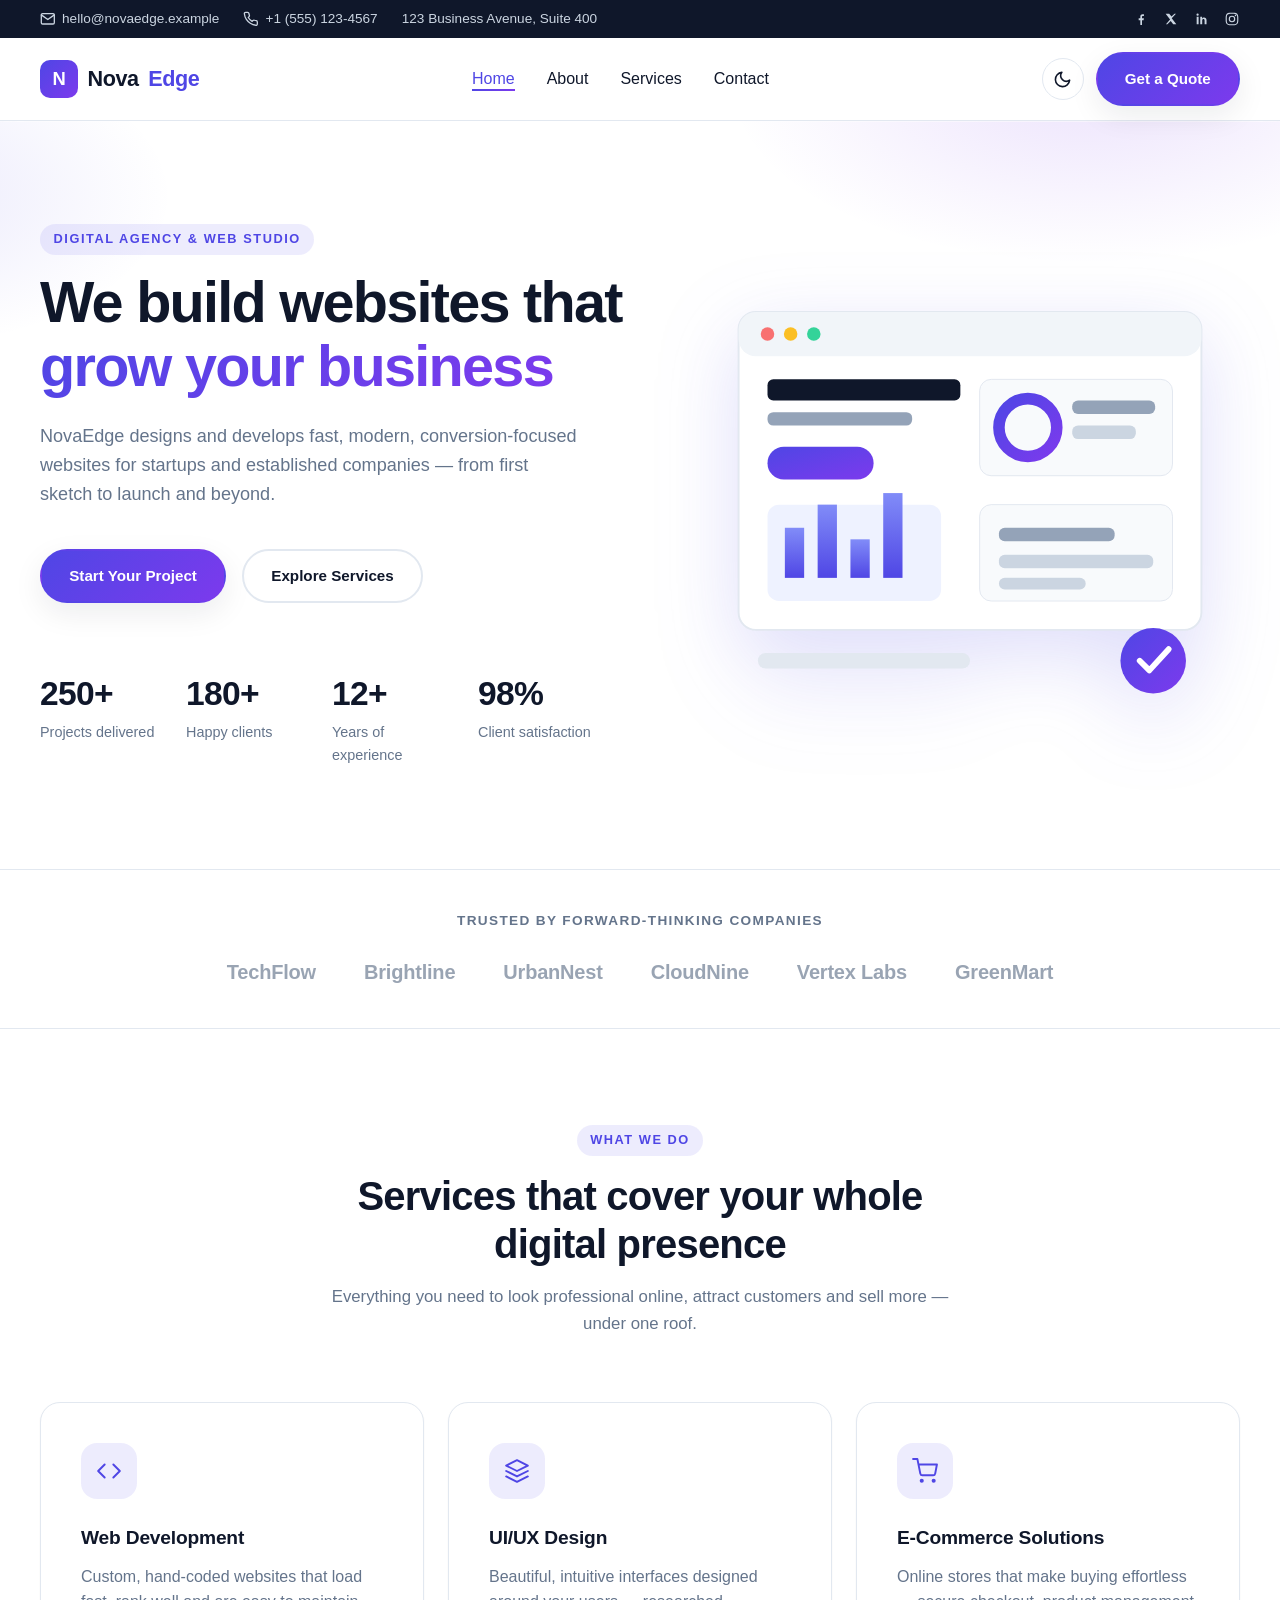
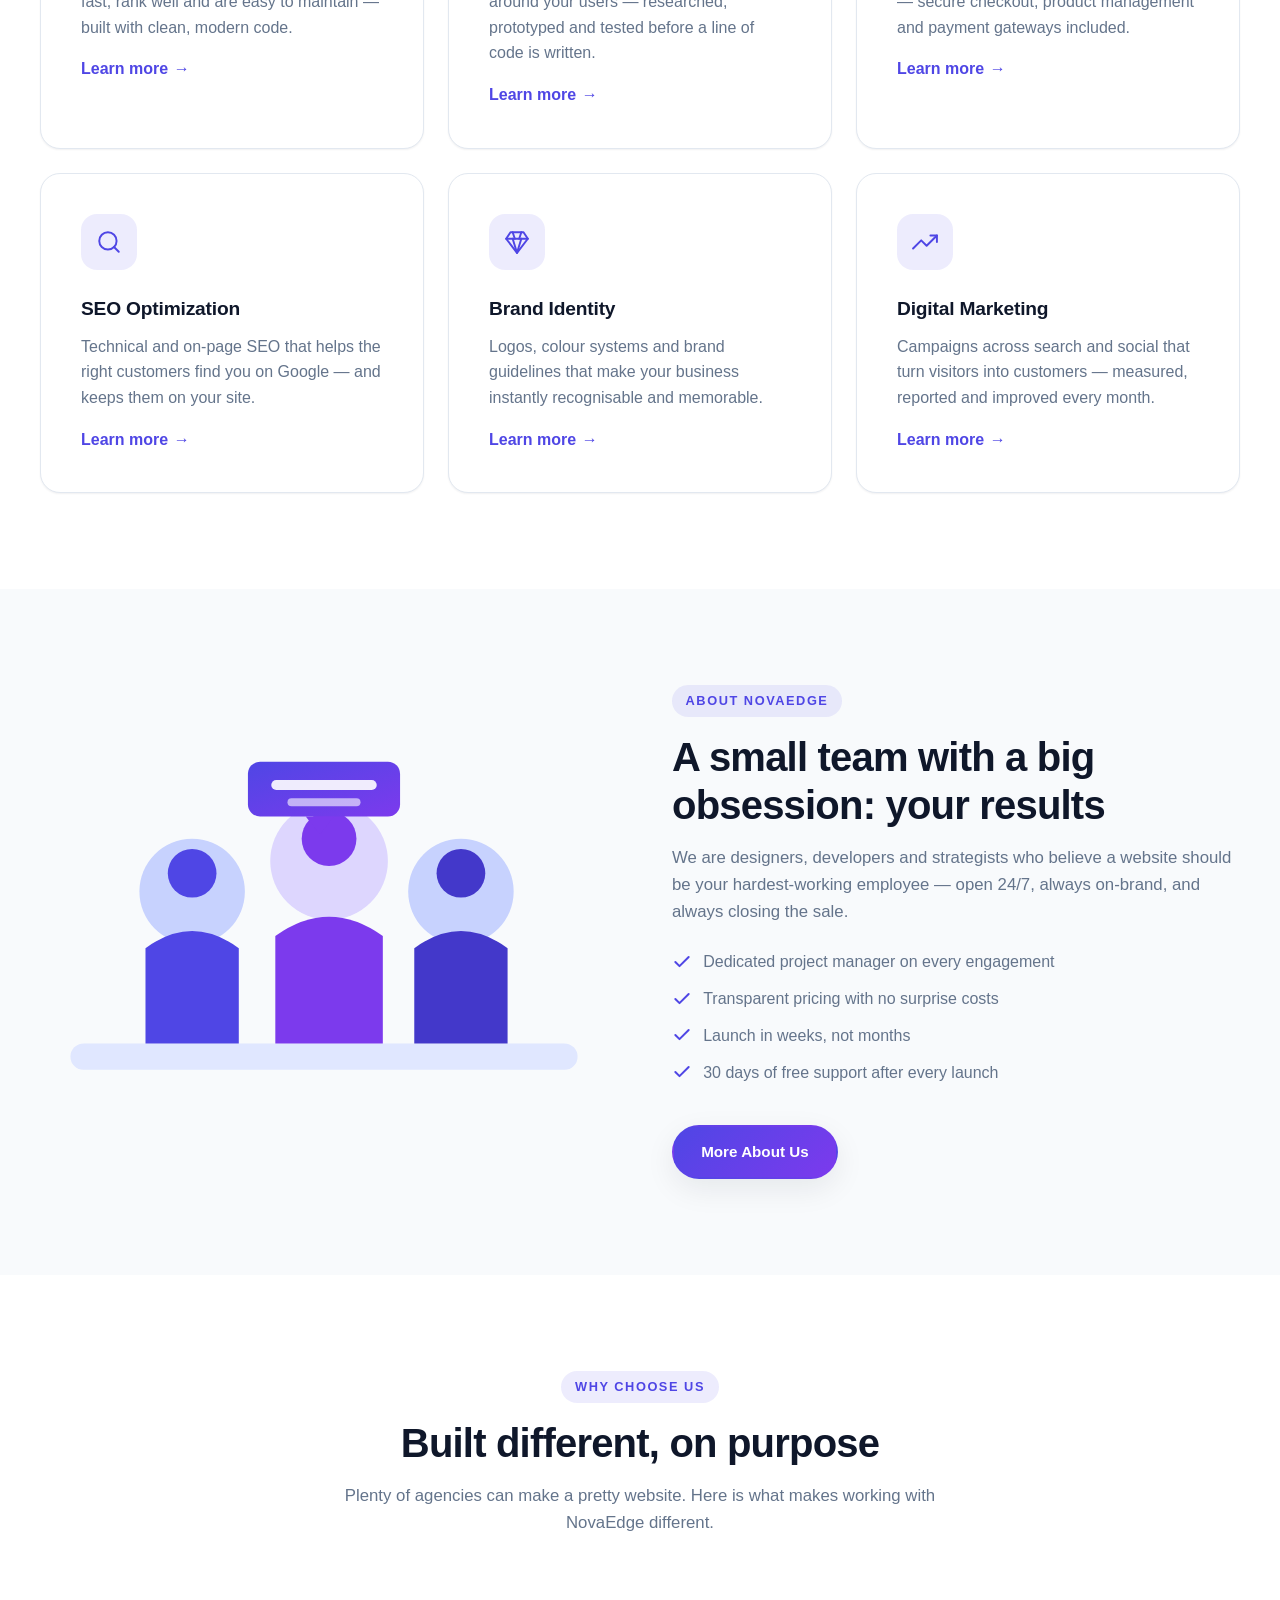
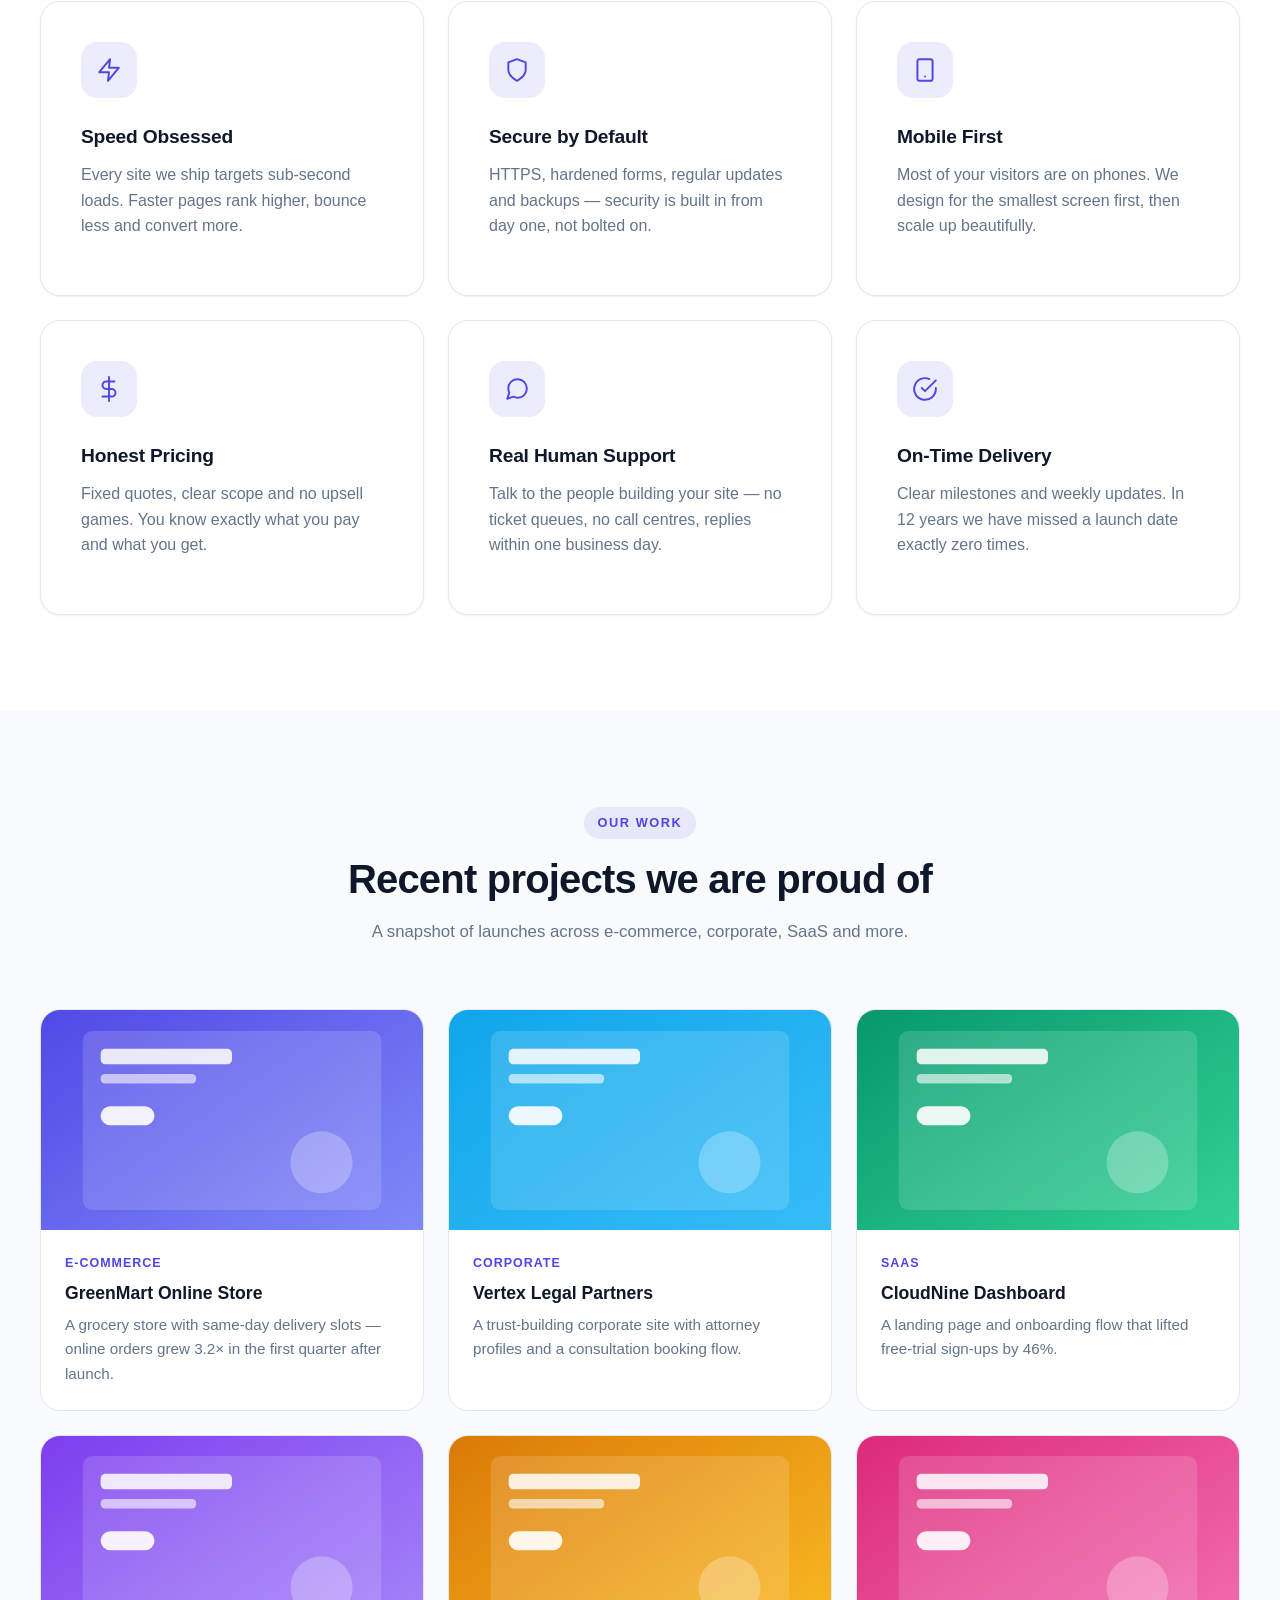
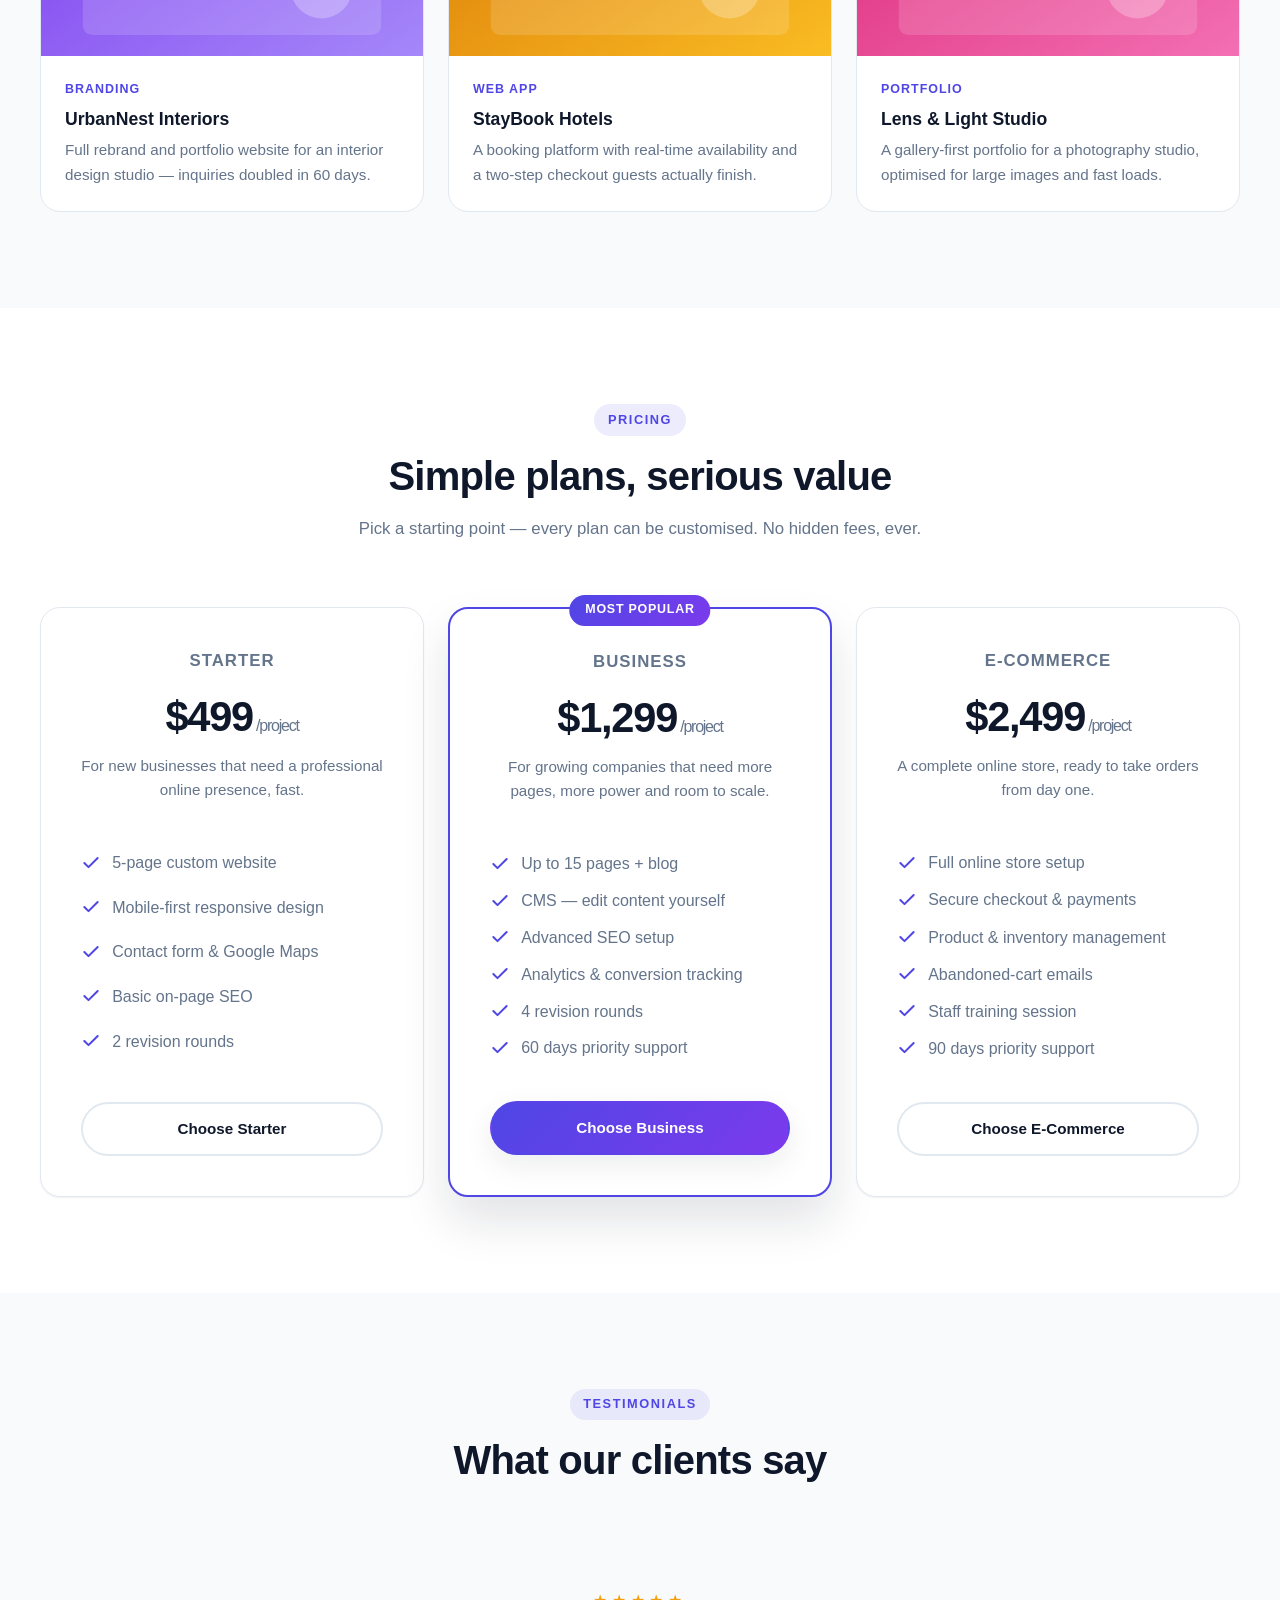
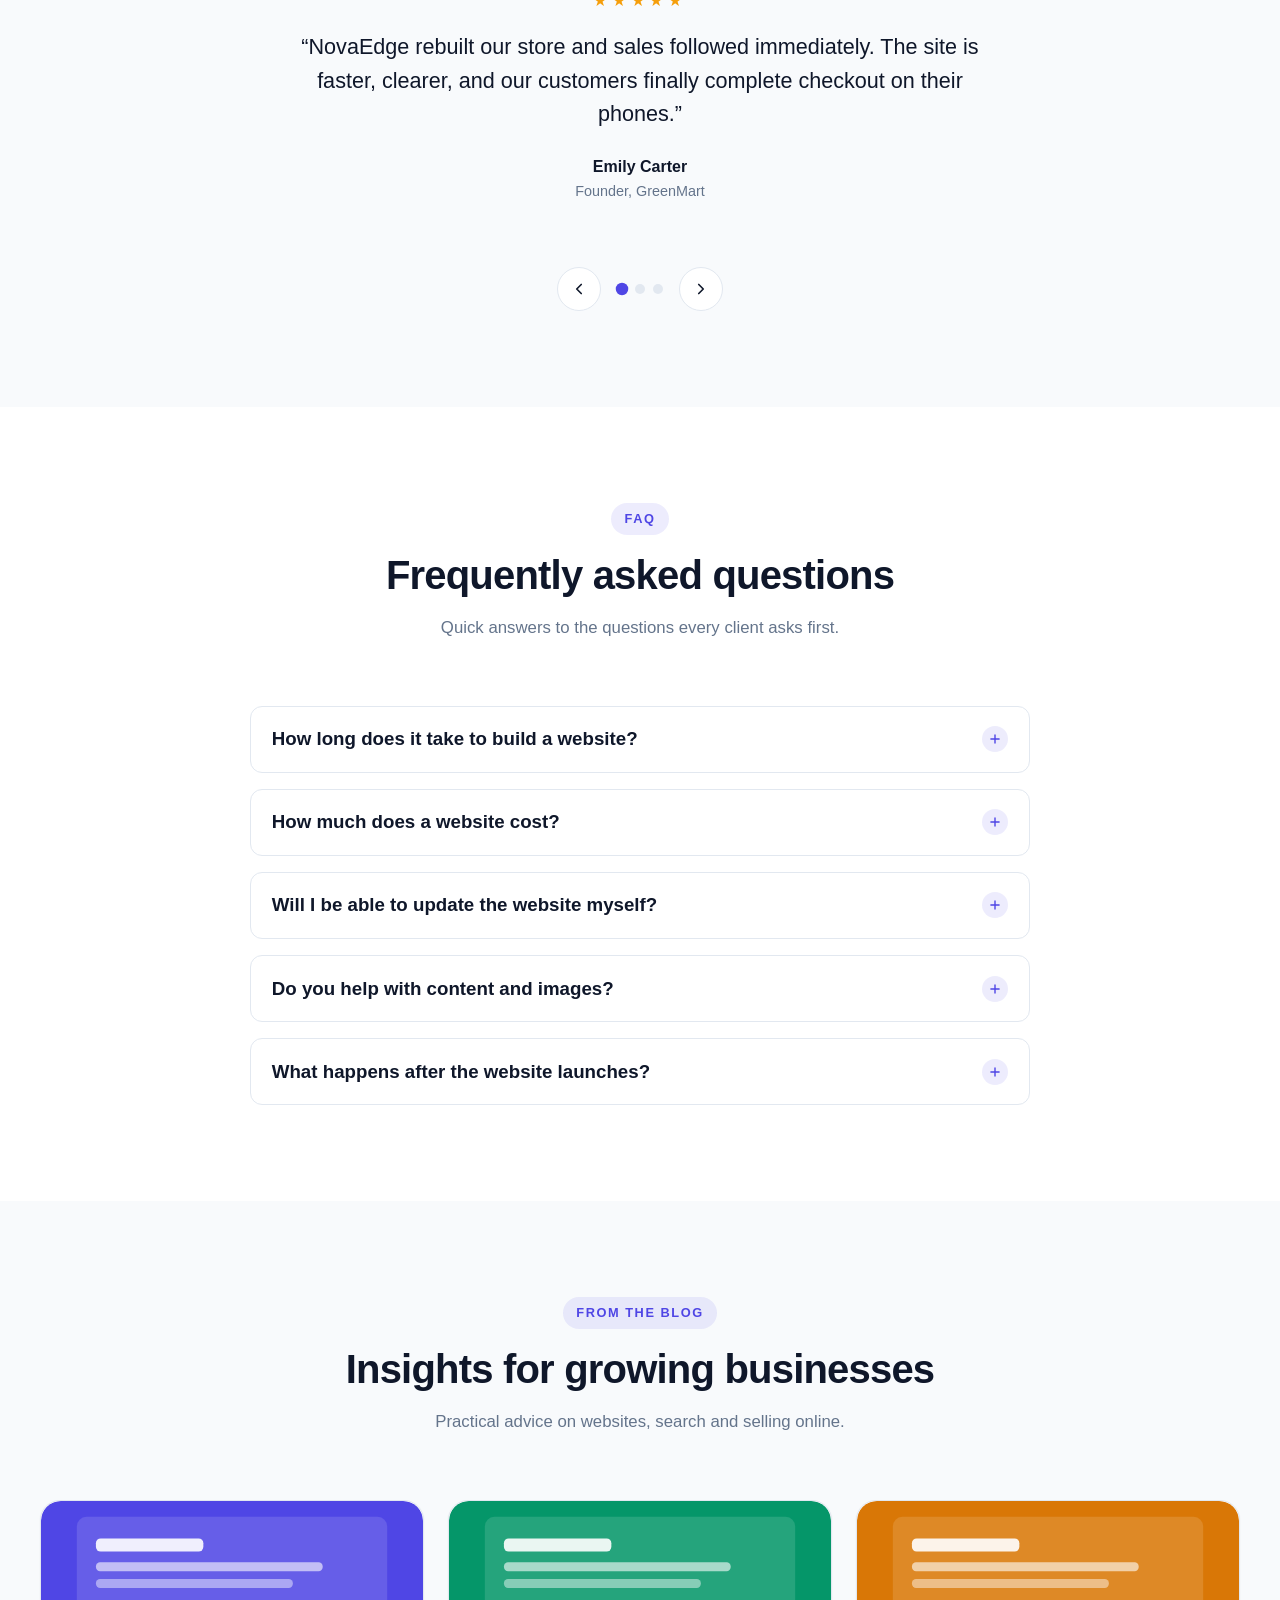
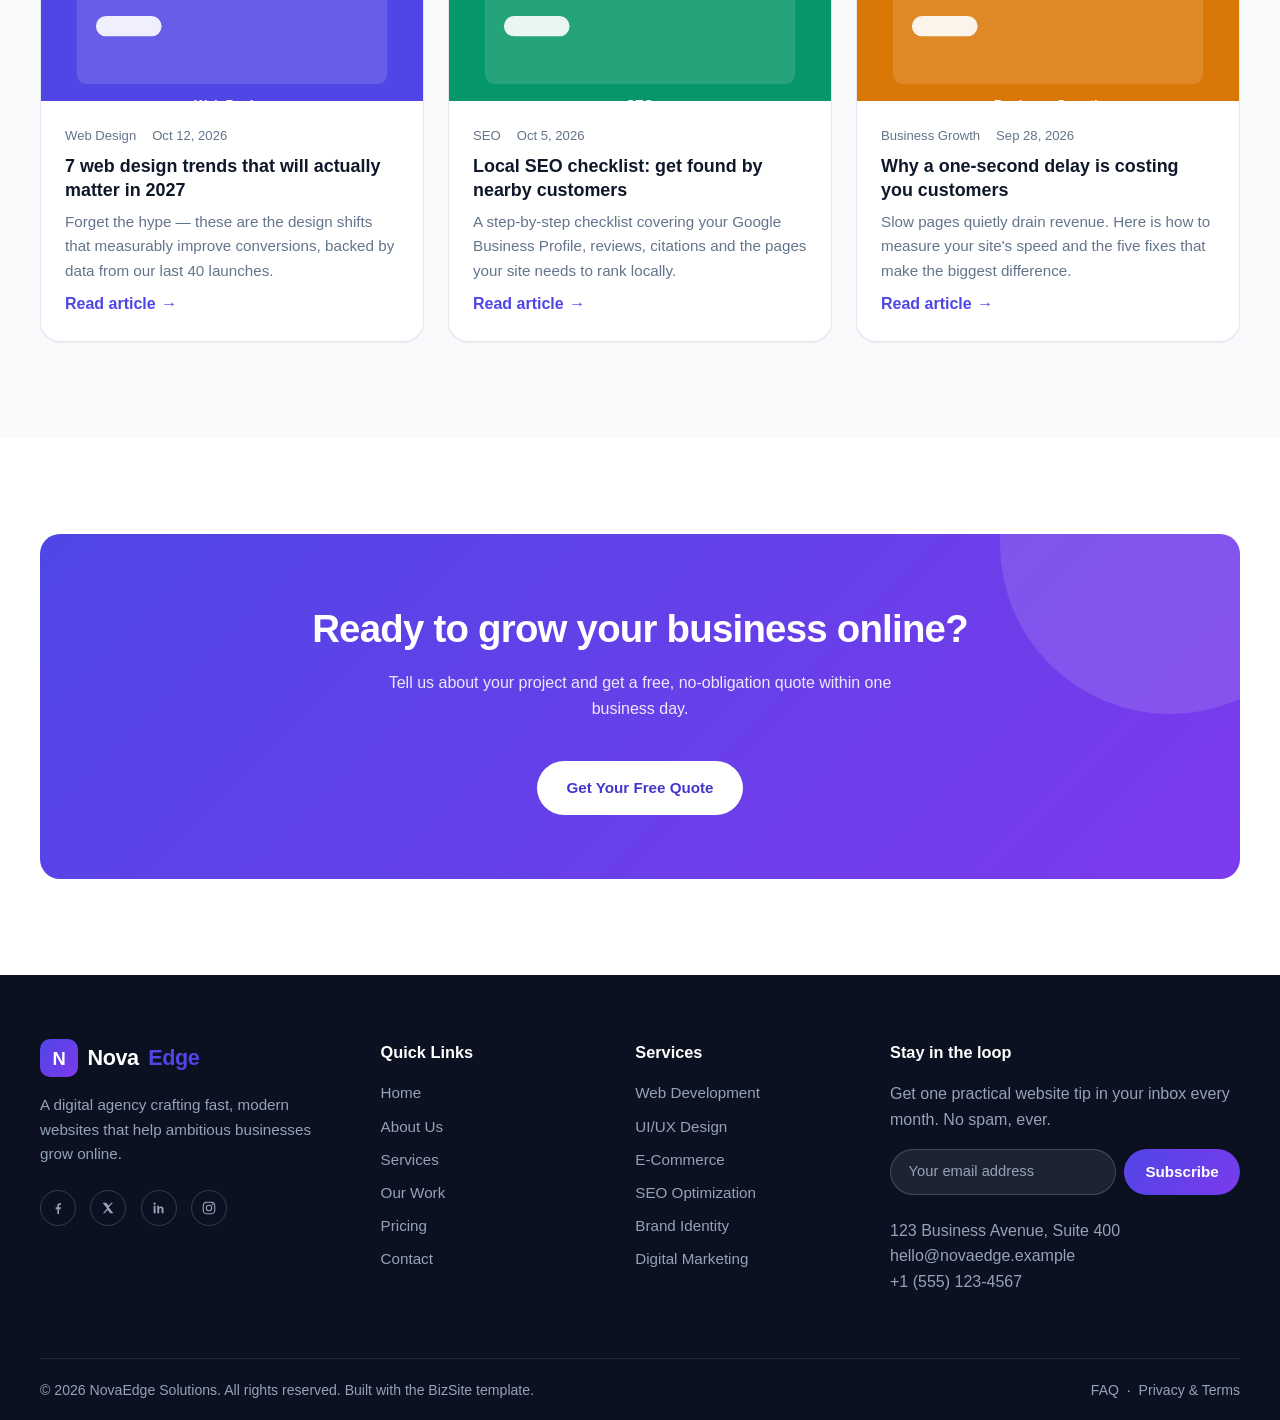
<file: index.html>
<!DOCTYPE html>
<html lang="en">
<head>
  <meta charset="UTF-8">
  <meta name="viewport" content="width=device-width, initial-scale=1.0">
  <title>BizSite — NovaEdge Solutions | Web Design &amp; Digital Agency</title>
  <meta name="description" content="NovaEdge Solutions is a digital agency that designs and builds fast, modern websites for growing businesses. Web design, development, e-commerce, SEO and branding.">
  <meta name="keywords" content="web design, web development, digital agency, e-commerce, SEO, branding, business website template">
  <meta name="author" content="NovaEdge Solutions">
  <!-- Open Graph -->
  <meta property="og:type" content="website">
  <meta property="og:title" content="BizSite — NovaEdge Solutions | Web Design &amp; Digital Agency">
  <meta property="og:description" content="We design and build fast, modern websites that help businesses grow. Explore our services, work and pricing.">
  <meta property="og:image" content="assets/images/og-image.svg">
  <meta name="twitter:card" content="summary_large_image">
  <link rel="icon" type="image/svg+xml" href="assets/images/favicon.svg">
  <link rel="stylesheet" href="assets/css/style.css">
</head>
<body>
  <a class="skip-link" href="#main">Skip to main content</a>

  <!-- ======================= Top bar ======================= -->
  <div class="topbar">
    <div class="container topbar__inner">
      <div class="topbar__contact">
        <a href="mailto:hello@novaedge.example">
          <svg class="icon" viewBox="0 0 24 24" fill="none" stroke="currentColor" stroke-width="2" stroke-linecap="round" stroke-linejoin="round" aria-hidden="true"><rect x="2" y="4" width="20" height="16" rx="2"/><polyline points="22,6 12,13 2,6"/></svg>
          hello@novaedge.example
        </a>
        <a href="tel:+15551234567">
          <svg class="icon" viewBox="0 0 24 24" fill="none" stroke="currentColor" stroke-width="2" stroke-linecap="round" stroke-linejoin="round" aria-hidden="true"><path d="M22 16.92v3a2 2 0 0 1-2.18 2 19.79 19.79 0 0 1-8.63-3.07 19.5 19.5 0 0 1-6-6A19.79 19.79 0 0 1 2.08 4.18 2 2 0 0 1 4.06 2h3a2 2 0 0 1 2 1.72c.13.96.36 1.9.7 2.81a2 2 0 0 1-.45 2.11L8.09 9.91a16 16 0 0 0 6 6l1.27-1.27a2 2 0 0 1 2.11-.45c.91.34 1.85.57 2.81.7A2 2 0 0 1 22 16.92z"/></svg>
          +1 (555) 123-4567
        </a>
        <span class="topbar__address">123 Business Avenue, Suite 400</span>
      </div>
      <div class="socials" aria-label="Social media links">
        <a href="https://facebook.com" target="_blank" rel="noopener" aria-label="Facebook"><svg viewBox="0 0 24 24" aria-hidden="true"><path d="M13.5 21v-7h2.4l.4-3h-2.8V9.1c0-.9.3-1.5 1.6-1.5h1.3V4.9c-.3 0-1.1-.1-2-.1-2 0-3.4 1.2-3.4 3.5V11H8.5v3H11v7h2.5z"/></svg></a>
        <a href="https://x.com" target="_blank" rel="noopener" aria-label="X (Twitter)"><svg viewBox="0 0 24 24" aria-hidden="true"><path d="M4 4l6.6 8.9L4.4 20h2.2l5-4.9 3.7 4.9H20l-6.9-9.3L19.4 4h-2.2l-4.5 4.4L9.3 4H4z"/></svg></a>
        <a href="https://linkedin.com" target="_blank" rel="noopener" aria-label="LinkedIn"><svg viewBox="0 0 24 24" aria-hidden="true"><path d="M6.9 8.6H4V20h2.9V8.6zM5.4 7.3a1.7 1.7 0 1 0 0-3.4 1.7 1.7 0 0 0 0 3.4zM9.4 20h2.9v-5.6c0-1.4.7-2.3 1.9-2.3 1.1 0 1.7.8 1.7 2.3V20h2.9v-6.1c0-2.9-1.5-4.3-3.7-4.3-1.7 0-2.5.9-3 1.6V8.6H9.4V20z"/></svg></a>
        <a href="https://instagram.com" target="_blank" rel="noopener" aria-label="Instagram"><svg viewBox="0 0 24 24" aria-hidden="true"><path d="M12 4.3c2.5 0 2.8 0 3.8.1 2.6.1 3.8 1.4 3.9 3.9 0 1 .1 1.3.1 3.8s0 2.8-.1 3.8c-.1 2.5-1.3 3.8-3.9 3.9-1 .1-1.3.1-3.8.1s-2.8 0-3.8-.1c-2.6-.1-3.8-1.4-3.9-3.9-.1-1-.1-1.3-.1-3.8s0-2.8.1-3.8C4.4 5.8 5.6 4.5 8.2 4.4c1-.1 1.3-.1 3.8-.1M12 2.5c-2.6 0-2.9 0-3.9.1-3.3.2-5.3 2.2-5.5 5.5C2.5 9.1 2.5 9.4 2.5 12s0 2.9.1 3.9c.2 3.3 2.2 5.3 5.5 5.5 1 .1 1.3.1 3.9.1s2.9 0 3.9-.1c3.3-.2 5.3-2.2 5.5-5.5.1-1 .1-1.3.1-3.9s0-2.9-.1-3.9c-.2-3.3-2.2-5.3-5.5-5.5-1-.1-1.3-.1-3.9-.1zm0 4.6a4.9 4.9 0 1 0 0 9.8 4.9 4.9 0 0 0 0-9.8zm0 8.1a3.2 3.2 0 1 1 0-6.4 3.2 3.2 0 0 1 0 6.4zm6.4-8.3a1.1 1.1 0 1 1-2.3 0 1.1 1.1 0 0 1 2.3 0z"/></svg></a>
      </div>
    </div>
  </div>

  <!-- ======================= Header / navigation ======================= -->
  <header class="site-header">
    <div class="container">
      <nav class="nav" aria-label="Main navigation">
        <a class="logo" href="index.html" aria-label="NovaEdge Solutions — home">
          <span class="logo__mark" aria-hidden="true">N</span>
          Nova<span class="logo__accent">Edge</span>
        </a>
        <ul class="nav__list" id="primary-menu">
          <li><a class="nav__link nav__link--active" href="index.html" aria-current="page">Home</a></li>
          <li><a class="nav__link" href="about.html">About</a></li>
          <li><a class="nav__link" href="services.html">Services</a></li>
          <li><a class="nav__link" href="contact.html">Contact</a></li>
        </ul>
        <div class="nav__actions">
          <button class="theme-toggle" type="button" aria-label="Switch to dark mode">
            <svg class="icon-moon" viewBox="0 0 24 24" aria-hidden="true"><path d="M21 12.79A9 9 0 1 1 11.21 3 7 7 0 0 0 21 12.79z"/></svg>
            <svg class="icon-sun" viewBox="0 0 24 24" aria-hidden="true"><circle cx="12" cy="12" r="4"/><line x1="12" y1="2" x2="12" y2="4"/><line x1="12" y1="20" x2="12" y2="22"/><line x1="4.93" y1="4.93" x2="6.34" y2="6.34"/><line x1="17.66" y1="17.66" x2="19.07" y2="19.07"/><line x1="2" y1="12" x2="4" y2="12"/><line x1="20" y1="12" x2="22" y2="12"/><line x1="4.93" y1="19.07" x2="6.34" y2="17.66"/><line x1="17.66" y1="6.34" x2="19.07" y2="4.93"/></svg>
          </button>
          <a class="btn btn--primary nav__cta" href="contact.html">Get a Quote</a>
          <button class="nav-toggle" type="button" aria-label="Toggle navigation menu" aria-expanded="false" aria-controls="primary-menu">
            <span></span><span></span><span></span>
          </button>
        </div>
      </nav>
    </div>
  </header>

  <main id="main">
    <!-- ======================= Hero ======================= -->
    <section class="hero">
      <div class="container hero__grid">
        <div class="hero__content">
          <span class="eyebrow">Digital Agency &amp; Web Studio</span>
          <h1 class="hero__title">We build websites that <span class="highlight">grow your business</span></h1>
          <p class="hero__text">NovaEdge designs and develops fast, modern, conversion-focused websites for startups and established companies — from first sketch to launch and beyond.</p>
          <div class="hero__cta">
            <a class="btn btn--primary" href="contact.html">Start Your Project</a>
            <a class="btn btn--outline" href="services.html">Explore Services</a>
          </div>
          <div class="stats stats--hero">
            <div class="stat">
              <p class="stat__number" data-count="250" data-suffix="+">250+</p>
              <p class="stat__label">Projects delivered</p>
            </div>
            <div class="stat">
              <p class="stat__number" data-count="180" data-suffix="+">180+</p>
              <p class="stat__label">Happy clients</p>
            </div>
            <div class="stat">
              <p class="stat__number" data-count="12" data-suffix="+">12+</p>
              <p class="stat__label">Years of experience</p>
            </div>
            <div class="stat">
              <p class="stat__number" data-count="98" data-suffix="%">98%</p>
              <p class="stat__label">Client satisfaction</p>
            </div>
          </div>
        </div>
        <div class="hero__media">
          <img src="assets/images/hero-illustration.svg" alt="Illustration of a business website dashboard with charts and analytics" width="560" height="440">
        </div>
      </div>
    </section>

    <!-- ======================= Trusted by ======================= -->
    <section class="logos" aria-label="Companies that trust us">
      <div class="container">
        <p class="logos__label">Trusted by forward-thinking companies</p>
        <div class="logos__row">
          <span class="logos__item">TechFlow</span>
          <span class="logos__item">Brightline</span>
          <span class="logos__item">UrbanNest</span>
          <span class="logos__item">CloudNine</span>
          <span class="logos__item">Vertex Labs</span>
          <span class="logos__item">GreenMart</span>
        </div>
      </div>
    </section>

    <!-- ======================= Services ======================= -->
    <section class="section" id="services">
      <div class="container">
        <div class="section-head reveal">
          <span class="eyebrow">What We Do</span>
          <h2 class="section-title">Services that cover your whole digital presence</h2>
          <p class="section-subtitle">Everything you need to look professional online, attract customers and sell more — under one roof.</p>
        </div>
        <div class="grid grid--3">
          <article class="card reveal">
            <div class="card__icon"><svg viewBox="0 0 24 24" aria-hidden="true"><polyline points="16 18 22 12 16 6"/><polyline points="8 6 2 12 8 18"/></svg></div>
            <h3 class="card__title">Web Development</h3>
            <p class="card__text">Custom, hand-coded websites that load fast, rank well and are easy to maintain — built with clean, modern code.</p>
            <a class="card__link" href="services.html">Learn more <span aria-hidden="true">&rarr;</span></a>
          </article>
          <article class="card reveal">
            <div class="card__icon"><svg viewBox="0 0 24 24" aria-hidden="true"><polygon points="12 2 2 7 12 12 22 7 12 2"/><polyline points="2 17 12 22 22 17"/><polyline points="2 12 12 17 22 12"/></svg></div>
            <h3 class="card__title">UI/UX Design</h3>
            <p class="card__text">Beautiful, intuitive interfaces designed around your users — researched, prototyped and tested before a line of code is written.</p>
            <a class="card__link" href="services.html">Learn more <span aria-hidden="true">&rarr;</span></a>
          </article>
          <article class="card reveal">
            <div class="card__icon"><svg viewBox="0 0 24 24" aria-hidden="true"><circle cx="9" cy="21" r="1"/><circle cx="20" cy="21" r="1"/><path d="M1 1h4l2.68 13.39a2 2 0 0 0 2 1.61h9.72a2 2 0 0 0 2-1.61L23 6H6"/></svg></div>
            <h3 class="card__title">E-Commerce Solutions</h3>
            <p class="card__text">Online stores that make buying effortless — secure checkout, product management and payment gateways included.</p>
            <a class="card__link" href="services.html">Learn more <span aria-hidden="true">&rarr;</span></a>
          </article>
          <article class="card reveal">
            <div class="card__icon"><svg viewBox="0 0 24 24" aria-hidden="true"><circle cx="11" cy="11" r="8"/><line x1="21" y1="21" x2="16.65" y2="16.65"/></svg></div>
            <h3 class="card__title">SEO Optimization</h3>
            <p class="card__text">Technical and on-page SEO that helps the right customers find you on Google — and keeps them on your site.</p>
            <a class="card__link" href="services.html">Learn more <span aria-hidden="true">&rarr;</span></a>
          </article>
          <article class="card reveal">
            <div class="card__icon"><svg viewBox="0 0 24 24" aria-hidden="true"><polygon points="6 3 18 3 22 9 12 22 2 9"/><polyline points="2 9 22 9"/><line x1="12" y1="22" x2="8" y2="9"/><line x1="12" y1="22" x2="16" y2="9"/><line x1="8" y1="3" x2="10" y2="9"/><line x1="16" y1="3" x2="14" y2="9"/></svg></div>
            <h3 class="card__title">Brand Identity</h3>
            <p class="card__text">Logos, colour systems and brand guidelines that make your business instantly recognisable and memorable.</p>
            <a class="card__link" href="services.html">Learn more <span aria-hidden="true">&rarr;</span></a>
          </article>
          <article class="card reveal">
            <div class="card__icon"><svg viewBox="0 0 24 24" aria-hidden="true"><polyline points="23 6 13.5 15.5 8.5 10.5 1 18"/><polyline points="17 6 23 6 23 12"/></svg></div>
            <h3 class="card__title">Digital Marketing</h3>
            <p class="card__text">Campaigns across search and social that turn visitors into customers — measured, reported and improved every month.</p>
            <a class="card__link" href="services.html">Learn more <span aria-hidden="true">&rarr;</span></a>
          </article>
        </div>
      </div>
    </section>

    <!-- ======================= About split ======================= -->
    <section class="section section--alt">
      <div class="container split">
        <div class="split__media reveal">
          <img src="assets/images/about-illustration.svg" alt="Illustration of the NovaEdge team collaborating" width="560" height="440">
        </div>
        <div class="reveal">
          <span class="eyebrow">About NovaEdge</span>
          <h2 class="section-title">A small team with a big obsession: your results</h2>
          <p class="section-subtitle">We are designers, developers and strategists who believe a website should be your hardest-working employee — open 24/7, always on-brand, and always closing the sale.</p>
          <ul class="check-list">
            <li><svg viewBox="0 0 24 24" aria-hidden="true"><polyline points="20 6 9 17 4 12"/></svg> Dedicated project manager on every engagement</li>
            <li><svg viewBox="0 0 24 24" aria-hidden="true"><polyline points="20 6 9 17 4 12"/></svg> Transparent pricing with no surprise costs</li>
            <li><svg viewBox="0 0 24 24" aria-hidden="true"><polyline points="20 6 9 17 4 12"/></svg> Launch in weeks, not months</li>
            <li><svg viewBox="0 0 24 24" aria-hidden="true"><polyline points="20 6 9 17 4 12"/></svg> 30 days of free support after every launch</li>
          </ul>
          <p class="mt-lg"><a class="btn btn--primary" href="about.html">More About Us</a></p>
        </div>
      </div>
    </section>

    <!-- ======================= Why choose us ======================= -->
    <section class="section">
      <div class="container">
        <div class="section-head reveal">
          <span class="eyebrow">Why Choose Us</span>
          <h2 class="section-title">Built different, on purpose</h2>
          <p class="section-subtitle">Plenty of agencies can make a pretty website. Here is what makes working with NovaEdge different.</p>
        </div>
        <div class="grid grid--3">
          <article class="card reveal">
            <div class="card__icon"><svg viewBox="0 0 24 24" aria-hidden="true"><polygon points="13 2 3 14 12 14 11 22 21 10 12 10 13 2"/></svg></div>
            <h3 class="card__title">Speed Obsessed</h3>
            <p class="card__text">Every site we ship targets sub-second loads. Faster pages rank higher, bounce less and convert more.</p>
          </article>
          <article class="card reveal">
            <div class="card__icon"><svg viewBox="0 0 24 24" aria-hidden="true"><path d="M12 22s8-4 8-10V5l-8-3-8 3v7c0 6 8 10 8 10z"/></svg></div>
            <h3 class="card__title">Secure by Default</h3>
            <p class="card__text">HTTPS, hardened forms, regular updates and backups — security is built in from day one, not bolted on.</p>
          </article>
          <article class="card reveal">
            <div class="card__icon"><svg viewBox="0 0 24 24" aria-hidden="true"><rect x="5" y="2" width="14" height="20" rx="2"/><line x1="12" y1="18" x2="12.01" y2="18"/></svg></div>
            <h3 class="card__title">Mobile First</h3>
            <p class="card__text">Most of your visitors are on phones. We design for the smallest screen first, then scale up beautifully.</p>
          </article>
          <article class="card reveal">
            <div class="card__icon"><svg viewBox="0 0 24 24" aria-hidden="true"><line x1="12" y1="1" x2="12" y2="23"/><path d="M17 5H9.5a3.5 3.5 0 0 0 0 7h5a3.5 3.5 0 0 1 0 7H6"/></svg></div>
            <h3 class="card__title">Honest Pricing</h3>
            <p class="card__text">Fixed quotes, clear scope and no upsell games. You know exactly what you pay and what you get.</p>
          </article>
          <article class="card reveal">
            <div class="card__icon"><svg viewBox="0 0 24 24" aria-hidden="true"><path d="M21 11.5a8.38 8.38 0 0 1-.9 3.8 8.5 8.5 0 0 1-7.6 4.7 8.38 8.38 0 0 1-3.8-.9L3 21l1.9-5.7a8.38 8.38 0 0 1-.9-3.8 8.5 8.5 0 0 1 4.7-7.6 8.38 8.38 0 0 1 3.8-.9h.5a8.48 8.48 0 0 1 8 8v.5z"/></svg></div>
            <h3 class="card__title">Real Human Support</h3>
            <p class="card__text">Talk to the people building your site — no ticket queues, no call centres, replies within one business day.</p>
          </article>
          <article class="card reveal">
            <div class="card__icon"><svg viewBox="0 0 24 24" aria-hidden="true"><path d="M22 11.08V12a10 10 0 1 1-5.93-9.14"/><polyline points="22 4 12 14.01 9 11.01"/></svg></div>
            <h3 class="card__title">On-Time Delivery</h3>
            <p class="card__text">Clear milestones and weekly updates. In 12 years we have missed a launch date exactly zero times.</p>
          </article>
        </div>
      </div>
    </section>

    <!-- ======================= Portfolio ======================= -->
    <section class="section section--alt" id="portfolio">
      <div class="container">
        <div class="section-head reveal">
          <span class="eyebrow">Our Work</span>
          <h2 class="section-title">Recent projects we are proud of</h2>
          <p class="section-subtitle">A snapshot of launches across e-commerce, corporate, SaaS and more.</p>
        </div>
        <div class="grid grid--3">
          <article class="portfolio-card reveal">
            <div class="portfolio-card__media"><img src="assets/images/portfolio-1.svg" alt="Placeholder design for an e-commerce fashion store website" width="640" height="440" loading="lazy"></div>
            <div class="portfolio-card__body">
              <p class="portfolio-card__category">E-Commerce</p>
              <h3 class="portfolio-card__title">GreenMart Online Store</h3>
              <p class="portfolio-card__text">A grocery store with same-day delivery slots — online orders grew 3.2&times; in the first quarter after launch.</p>
            </div>
          </article>
          <article class="portfolio-card reveal">
            <div class="portfolio-card__media"><img src="assets/images/portfolio-2.svg" alt="Placeholder design for a corporate law firm website" width="640" height="440" loading="lazy"></div>
            <div class="portfolio-card__body">
              <p class="portfolio-card__category">Corporate</p>
              <h3 class="portfolio-card__title">Vertex Legal Partners</h3>
              <p class="portfolio-card__text">A trust-building corporate site with attorney profiles and a consultation booking flow.</p>
            </div>
          </article>
          <article class="portfolio-card reveal">
            <div class="portfolio-card__media"><img src="assets/images/portfolio-3.svg" alt="Placeholder design for a SaaS product landing page" width="640" height="440" loading="lazy"></div>
            <div class="portfolio-card__body">
              <p class="portfolio-card__category">SaaS</p>
              <h3 class="portfolio-card__title">CloudNine Dashboard</h3>
              <p class="portfolio-card__text">A landing page and onboarding flow that lifted free-trial sign-ups by 46%.</p>
            </div>
          </article>
          <article class="portfolio-card reveal">
            <div class="portfolio-card__media"><img src="assets/images/portfolio-4.svg" alt="Placeholder design for a brand identity and website project" width="640" height="440" loading="lazy"></div>
            <div class="portfolio-card__body">
              <p class="portfolio-card__category">Branding</p>
              <h3 class="portfolio-card__title">UrbanNest Interiors</h3>
              <p class="portfolio-card__text">Full rebrand and portfolio website for an interior design studio — inquiries doubled in 60 days.</p>
            </div>
          </article>
          <article class="portfolio-card reveal">
            <div class="portfolio-card__media"><img src="assets/images/portfolio-5.svg" alt="Placeholder design for a hotel booking platform" width="640" height="440" loading="lazy"></div>
            <div class="portfolio-card__body">
              <p class="portfolio-card__category">Web App</p>
              <h3 class="portfolio-card__title">StayBook Hotels</h3>
              <p class="portfolio-card__text">A booking platform with real-time availability and a two-step checkout guests actually finish.</p>
            </div>
          </article>
          <article class="portfolio-card reveal">
            <div class="portfolio-card__media"><img src="assets/images/portfolio-6.svg" alt="Placeholder design for a photographer portfolio website" width="640" height="440" loading="lazy"></div>
            <div class="portfolio-card__body">
              <p class="portfolio-card__category">Portfolio</p>
              <h3 class="portfolio-card__title">Lens &amp; Light Studio</h3>
              <p class="portfolio-card__text">A gallery-first portfolio for a photography studio, optimised for large images and fast loads.</p>
            </div>
          </article>
        </div>
      </div>
    </section>

    <!-- ======================= Pricing ======================= -->
    <section class="section" id="pricing">
      <div class="container">
        <div class="section-head reveal">
          <span class="eyebrow">Pricing</span>
          <h2 class="section-title">Simple plans, serious value</h2>
          <p class="section-subtitle">Pick a starting point — every plan can be customised. No hidden fees, ever.</p>
        </div>
        <div class="grid grid--3">
          <article class="card pricing-card reveal">
            <h3 class="pricing-card__name">Starter</h3>
            <p class="pricing-card__price">$499<span class="per"> /project</span></p>
            <p class="pricing-card__desc">For new businesses that need a professional online presence, fast.</p>
            <ul class="check-list">
              <li><svg viewBox="0 0 24 24" aria-hidden="true"><polyline points="20 6 9 17 4 12"/></svg> 5-page custom website</li>
              <li><svg viewBox="0 0 24 24" aria-hidden="true"><polyline points="20 6 9 17 4 12"/></svg> Mobile-first responsive design</li>
              <li><svg viewBox="0 0 24 24" aria-hidden="true"><polyline points="20 6 9 17 4 12"/></svg> Contact form &amp; Google Maps</li>
              <li><svg viewBox="0 0 24 24" aria-hidden="true"><polyline points="20 6 9 17 4 12"/></svg> Basic on-page SEO</li>
              <li><svg viewBox="0 0 24 24" aria-hidden="true"><polyline points="20 6 9 17 4 12"/></svg> 2 revision rounds</li>
            </ul>
            <a class="btn btn--outline btn--block" href="contact.html">Choose Starter</a>
          </article>
          <article class="card pricing-card pricing-card--featured reveal">
            <span class="pricing-card__badge">Most Popular</span>
            <h3 class="pricing-card__name">Business</h3>
            <p class="pricing-card__price">$1,299<span class="per"> /project</span></p>
            <p class="pricing-card__desc">For growing companies that need more pages, more power and room to scale.</p>
            <ul class="check-list">
              <li><svg viewBox="0 0 24 24" aria-hidden="true"><polyline points="20 6 9 17 4 12"/></svg> Up to 15 pages + blog</li>
              <li><svg viewBox="0 0 24 24" aria-hidden="true"><polyline points="20 6 9 17 4 12"/></svg> CMS — edit content yourself</li>
              <li><svg viewBox="0 0 24 24" aria-hidden="true"><polyline points="20 6 9 17 4 12"/></svg> Advanced SEO setup</li>
              <li><svg viewBox="0 0 24 24" aria-hidden="true"><polyline points="20 6 9 17 4 12"/></svg> Analytics &amp; conversion tracking</li>
              <li><svg viewBox="0 0 24 24" aria-hidden="true"><polyline points="20 6 9 17 4 12"/></svg> 4 revision rounds</li>
              <li><svg viewBox="0 0 24 24" aria-hidden="true"><polyline points="20 6 9 17 4 12"/></svg> 60 days priority support</li>
            </ul>
            <a class="btn btn--primary btn--block" href="contact.html">Choose Business</a>
          </article>
          <article class="card pricing-card reveal">
            <h3 class="pricing-card__name">E-Commerce</h3>
            <p class="pricing-card__price">$2,499<span class="per"> /project</span></p>
            <p class="pricing-card__desc">A complete online store, ready to take orders from day one.</p>
            <ul class="check-list">
              <li><svg viewBox="0 0 24 24" aria-hidden="true"><polyline points="20 6 9 17 4 12"/></svg> Full online store setup</li>
              <li><svg viewBox="0 0 24 24" aria-hidden="true"><polyline points="20 6 9 17 4 12"/></svg> Secure checkout &amp; payments</li>
              <li><svg viewBox="0 0 24 24" aria-hidden="true"><polyline points="20 6 9 17 4 12"/></svg> Product &amp; inventory management</li>
              <li><svg viewBox="0 0 24 24" aria-hidden="true"><polyline points="20 6 9 17 4 12"/></svg> Abandoned-cart emails</li>
              <li><svg viewBox="0 0 24 24" aria-hidden="true"><polyline points="20 6 9 17 4 12"/></svg> Staff training session</li>
              <li><svg viewBox="0 0 24 24" aria-hidden="true"><polyline points="20 6 9 17 4 12"/></svg> 90 days priority support</li>
            </ul>
            <a class="btn btn--outline btn--block" href="contact.html">Choose E-Commerce</a>
          </article>
        </div>
      </div>
    </section>

    <!-- ======================= Testimonials ======================= -->
    <section class="section section--alt" id="testimonials">
      <div class="container">
        <div class="section-head reveal">
          <span class="eyebrow">Testimonials</span>
          <h2 class="section-title">What our clients say</h2>
        </div>
        <div class="slider reveal" aria-roledescription="carousel" aria-label="Client testimonials">
          <div class="slider__track">
            <div class="slide" role="group" aria-roledescription="slide" aria-label="1 of 3">
              <figure class="testimonial">
                <p class="testimonial__stars" aria-label="Rated 5 out of 5 stars">&#9733;&#9733;&#9733;&#9733;&#9733;</p>
                <blockquote class="testimonial__quote">&ldquo;NovaEdge rebuilt our store and sales followed immediately. The site is faster, clearer, and our customers finally complete checkout on their phones.&rdquo;</blockquote>
                <figcaption>
                  <p class="testimonial__author">Emily Carter</p>
                  <p class="testimonial__role">Founder, GreenMart</p>
                </figcaption>
              </figure>
            </div>
            <div class="slide" role="group" aria-roledescription="slide" aria-label="2 of 3">
              <figure class="testimonial">
                <p class="testimonial__stars" aria-label="Rated 5 out of 5 stars">&#9733;&#9733;&#9733;&#9733;&#9733;</p>
                <blockquote class="testimonial__quote">&ldquo;Weekly updates, zero jargon, launched exactly on the date they promised. It is the first agency relationship that has felt like a partnership.&rdquo;</blockquote>
                <figcaption>
                  <p class="testimonial__author">Daniel Wright</p>
                  <p class="testimonial__role">Managing Partner, Vertex Legal</p>
                </figcaption>
              </figure>
            </div>
            <div class="slide" role="group" aria-roledescription="slide" aria-label="3 of 3">
              <figure class="testimonial">
                <p class="testimonial__stars" aria-label="Rated 5 out of 5 stars">&#9733;&#9733;&#9733;&#9733;&#9733;</p>
                <blockquote class="testimonial__quote">&ldquo;Our trial sign-ups rose 46% after the new landing page went live. The team tests everything and backs every recommendation with data.&rdquo;</blockquote>
                <figcaption>
                  <p class="testimonial__author">Priya Nair</p>
                  <p class="testimonial__role">Marketing Lead, CloudNine</p>
                </figcaption>
              </figure>
            </div>
          </div>
          <div class="slider__controls">
            <button class="slider__btn slider__btn--prev" type="button" aria-label="Previous testimonial">
              <svg viewBox="0 0 24 24" aria-hidden="true"><polyline points="15 18 9 12 15 6"/></svg>
            </button>
            <div class="slider__dots"></div>
            <button class="slider__btn slider__btn--next" type="button" aria-label="Next testimonial">
              <svg viewBox="0 0 24 24" aria-hidden="true"><polyline points="9 18 15 12 9 6"/></svg>
            </button>
          </div>
        </div>
      </div>
    </section>

    <!-- ======================= FAQ ======================= -->
    <section class="section" id="faq">
      <div class="container">
        <div class="section-head reveal">
          <span class="eyebrow">FAQ</span>
          <h2 class="section-title">Frequently asked questions</h2>
          <p class="section-subtitle">Quick answers to the questions every client asks first.</p>
        </div>
        <div class="faq reveal">
          <div class="faq__item">
            <h3>
              <button class="faq__question" type="button" aria-expanded="false" aria-controls="faq-a1" id="faq-q1">
                How long does it take to build a website?
                <span class="faq__icon"><svg viewBox="0 0 24 24" aria-hidden="true"><line x1="12" y1="5" x2="12" y2="19"/><line x1="5" y1="12" x2="19" y2="12"/></svg></span>
              </button>
            </h3>
            <div class="faq__answer" id="faq-a1" role="region" aria-labelledby="faq-q1">
              <p class="faq__answer-inner">A typical business website takes 2–4 weeks from kickoff to launch. E-commerce projects usually take 4–6 weeks. You get a firm timeline in writing before we start — and weekly progress updates while we build.</p>
            </div>
          </div>
          <div class="faq__item">
            <h3>
              <button class="faq__question" type="button" aria-expanded="false" aria-controls="faq-a2" id="faq-q2">
                How much does a website cost?
                <span class="faq__icon"><svg viewBox="0 0 24 24" aria-hidden="true"><line x1="12" y1="5" x2="12" y2="19"/><line x1="5" y1="12" x2="19" y2="12"/></svg></span>
              </button>
            </h3>
            <div class="faq__answer" id="faq-a2" role="region" aria-labelledby="faq-q2">
              <p class="faq__answer-inner">Our packages start at $499 for a starter site, $1,299 for a full business website and $2,499 for e-commerce. Every quote is fixed and itemised — the price we agree is the price you pay.</p>
            </div>
          </div>
          <div class="faq__item">
            <h3>
              <button class="faq__question" type="button" aria-expanded="false" aria-controls="faq-a3" id="faq-q3">
                Will I be able to update the website myself?
                <span class="faq__icon"><svg viewBox="0 0 24 24" aria-hidden="true"><line x1="12" y1="5" x2="12" y2="19"/><line x1="5" y1="12" x2="19" y2="12"/></svg></span>
              </button>
            </h3>
            <div class="faq__answer" id="faq-a3" role="region" aria-labelledby="faq-q3">
              <p class="faq__answer-inner">Yes. Business and E-Commerce plans include an easy content management system and a personal training session, so you can update text, images and products without touching code.</p>
            </div>
          </div>
          <div class="faq__item">
            <h3>
              <button class="faq__question" type="button" aria-expanded="false" aria-controls="faq-a4" id="faq-q4">
                Do you help with content and images?
                <span class="faq__icon"><svg viewBox="0 0 24 24" aria-hidden="true"><line x1="12" y1="5" x2="12" y2="19"/><line x1="5" y1="12" x2="19" y2="12"/></svg></span>
              </button>
            </h3>
            <div class="faq__answer" id="faq-a4" role="region" aria-labelledby="faq-q4">
              <p class="faq__answer-inner">We can write your copy, source photography and create graphics as an add-on service. Or, if you have content ready, we will happily work with what you provide.</p>
            </div>
          </div>
          <div class="faq__item">
            <h3>
              <button class="faq__question" type="button" aria-expanded="false" aria-controls="faq-a5" id="faq-q5">
                What happens after the website launches?
                <span class="faq__icon"><svg viewBox="0 0 24 24" aria-hidden="true"><line x1="12" y1="5" x2="12" y2="19"/><line x1="5" y1="12" x2="19" y2="12"/></svg></span>
              </button>
            </h3>
            <div class="faq__answer" id="faq-a5" role="region" aria-labelledby="faq-q5">
              <p class="faq__answer-inner">Every launch includes 30 days of free support. After that, optional care plans cover updates, backups, security checks and small changes — so your site stays fast and safe.</p>
            </div>
          </div>
        </div>
      </div>
    </section>

    <!-- ======================= Blog preview ======================= -->
    <section class="section section--alt" id="blog">
      <div class="container">
        <div class="section-head reveal">
          <span class="eyebrow">From the Blog</span>
          <h2 class="section-title">Insights for growing businesses</h2>
          <p class="section-subtitle">Practical advice on websites, search and selling online.</p>
        </div>
        <div class="grid grid--3">
          <article class="card blog-card reveal">
            <div class="blog-card__media"><img src="assets/images/blog-1.svg" alt="Abstract placeholder artwork for an article about web design trends" width="640" height="400" loading="lazy"></div>
            <div class="blog-card__body">
              <p class="blog-card__meta"><span>Web Design</span><span>Oct 12, 2026</span></p>
              <h3 class="blog-card__title"><a href="index.html#blog">7 web design trends that will actually matter in 2027</a></h3>
              <p class="blog-card__text">Forget the hype — these are the design shifts that measurably improve conversions, backed by data from our last 40 launches.</p>
              <a class="card__link" href="index.html#blog">Read article <span aria-hidden="true">&rarr;</span></a>
            </div>
          </article>
          <article class="card blog-card reveal">
            <div class="blog-card__media"><img src="assets/images/blog-2.svg" alt="Abstract placeholder artwork for an article about local SEO" width="640" height="400" loading="lazy"></div>
            <div class="blog-card__body">
              <p class="blog-card__meta"><span>SEO</span><span>Oct 5, 2026</span></p>
              <h3 class="blog-card__title"><a href="index.html#blog">Local SEO checklist: get found by nearby customers</a></h3>
              <p class="blog-card__text">A step-by-step checklist covering your Google Business Profile, reviews, citations and the pages your site needs to rank locally.</p>
              <a class="card__link" href="index.html#blog">Read article <span aria-hidden="true">&rarr;</span></a>
            </div>
          </article>
          <article class="card blog-card reveal">
            <div class="blog-card__media"><img src="assets/images/blog-3.svg" alt="Abstract placeholder artwork for an article about website speed and revenue" width="640" height="400" loading="lazy"></div>
            <div class="blog-card__body">
              <p class="blog-card__meta"><span>Business Growth</span><span>Sep 28, 2026</span></p>
              <h3 class="blog-card__title"><a href="index.html#blog">Why a one-second delay is costing you customers</a></h3>
              <p class="blog-card__text">Slow pages quietly drain revenue. Here is how to measure your site's speed and the five fixes that make the biggest difference.</p>
              <a class="card__link" href="index.html#blog">Read article <span aria-hidden="true">&rarr;</span></a>
            </div>
          </article>
        </div>
      </div>
    </section>

    <!-- ======================= CTA banner ======================= -->
    <section class="section">
      <div class="container">
        <div class="cta-banner reveal">
          <h2 class="cta-banner__title">Ready to grow your business online?</h2>
          <p class="cta-banner__text">Tell us about your project and get a free, no-obligation quote within one business day.</p>
          <a class="btn btn--light" href="contact.html">Get Your Free Quote</a>
        </div>
      </div>
    </section>
  </main>

  <!-- ======================= Footer ======================= -->
  <footer class="site-footer">
    <div class="container">
      <div class="footer-grid">
        <div>
          <a class="logo" href="index.html" aria-label="NovaEdge Solutions — home">
            <span class="logo__mark" aria-hidden="true">N</span>
            Nova<span class="logo__accent">Edge</span>
          </a>
          <p class="footer-about">A digital agency crafting fast, modern websites that help ambitious businesses grow online.</p>
          <div class="socials" aria-label="Social media links">
            <a href="https://facebook.com" target="_blank" rel="noopener" aria-label="Facebook"><svg viewBox="0 0 24 24" aria-hidden="true"><path d="M13.5 21v-7h2.4l.4-3h-2.8V9.1c0-.9.3-1.5 1.6-1.5h1.3V4.9c-.3 0-1.1-.1-2-.1-2 0-3.4 1.2-3.4 3.5V11H8.5v3H11v7h2.5z"/></svg></a>
            <a href="https://x.com" target="_blank" rel="noopener" aria-label="X (Twitter)"><svg viewBox="0 0 24 24" aria-hidden="true"><path d="M4 4l6.6 8.9L4.4 20h2.2l5-4.9 3.7 4.9H20l-6.9-9.3L19.4 4h-2.2l-4.5 4.4L9.3 4H4z"/></svg></a>
            <a href="https://linkedin.com" target="_blank" rel="noopener" aria-label="LinkedIn"><svg viewBox="0 0 24 24" aria-hidden="true"><path d="M6.9 8.6H4V20h2.9V8.6zM5.4 7.3a1.7 1.7 0 1 0 0-3.4 1.7 1.7 0 0 0 0 3.4zM9.4 20h2.9v-5.6c0-1.4.7-2.3 1.9-2.3 1.1 0 1.7.8 1.7 2.3V20h2.9v-6.1c0-2.9-1.5-4.3-3.7-4.3-1.7 0-2.5.9-3 1.6V8.6H9.4V20z"/></svg></a>
            <a href="https://instagram.com" target="_blank" rel="noopener" aria-label="Instagram"><svg viewBox="0 0 24 24" aria-hidden="true"><path d="M12 4.3c2.5 0 2.8 0 3.8.1 2.6.1 3.8 1.4 3.9 3.9 0 1 .1 1.3.1 3.8s0 2.8-.1 3.8c-.1 2.5-1.3 3.8-3.9 3.9-1 .1-1.3.1-3.8.1s-2.8 0-3.8-.1c-2.6-.1-3.8-1.4-3.9-3.9-.1-1-.1-1.3-.1-3.8s0-2.8.1-3.8C4.4 5.8 5.6 4.5 8.2 4.4c1-.1 1.3-.1 3.8-.1M12 2.5c-2.6 0-2.9 0-3.9.1-3.3.2-5.3 2.2-5.5 5.5C2.5 9.1 2.5 9.4 2.5 12s0 2.9.1 3.9c.2 3.3 2.2 5.3 5.5 5.5 1 .1 1.3.1 3.9.1s2.9 0 3.9-.1c3.3-.2 5.3-2.2 5.5-5.5.1-1 .1-1.3.1-3.9s0-2.9-.1-3.9c-.2-3.3-2.2-5.3-5.5-5.5-1-.1-1.3-.1-3.9-.1zm0 4.6a4.9 4.9 0 1 0 0 9.8 4.9 4.9 0 0 0 0-9.8zm0 8.1a3.2 3.2 0 1 1 0-6.4 3.2 3.2 0 0 1 0 6.4zm6.4-8.3a1.1 1.1 0 1 1-2.3 0 1.1 1.1 0 0 1 2.3 0z"/></svg></a>
          </div>
        </div>
        <nav aria-label="Quick links">
          <h3 class="footer-title">Quick Links</h3>
          <ul class="footer-links">
            <li><a href="index.html">Home</a></li>
            <li><a href="about.html">About Us</a></li>
            <li><a href="services.html">Services</a></li>
            <li><a href="index.html#portfolio">Our Work</a></li>
            <li><a href="index.html#pricing">Pricing</a></li>
            <li><a href="contact.html">Contact</a></li>
          </ul>
        </nav>
        <nav aria-label="Our services">
          <h3 class="footer-title">Services</h3>
          <ul class="footer-links">
            <li><a href="services.html#web-development">Web Development</a></li>
            <li><a href="services.html#ui-ux-design">UI/UX Design</a></li>
            <li><a href="services.html#ecommerce">E-Commerce</a></li>
            <li><a href="services.html#seo">SEO Optimization</a></li>
            <li><a href="services.html#branding">Brand Identity</a></li>
            <li><a href="services.html#marketing">Digital Marketing</a></li>
          </ul>
        </nav>
        <div>
          <h3 class="footer-title">Stay in the loop</h3>
          <p>Get one practical website tip in your inbox every month. No spam, ever.</p>
          <form class="newsletter-form" novalidate>
            <label class="visually-hidden" for="newsletter-email-home">Your email address</label>
            <input type="email" id="newsletter-email-home" name="email" placeholder="Your email address" autocomplete="email" required>
            <button class="btn btn--primary" type="submit">Subscribe</button>
          </form>
          <p class="newsletter-msg" role="status" aria-live="polite"></p>
          <p>123 Business Avenue, Suite 400<br>hello@novaedge.example<br>+1 (555) 123-4567</p>
        </div>
      </div>
      <div class="footer-bottom">
        <p>&copy; <span id="year">2026</span> NovaEdge Solutions. All rights reserved. Built with the BizSite template.</p>
        <p><a href="index.html#faq">FAQ</a> &nbsp;·&nbsp; <a href="contact.html">Privacy &amp; Terms</a></p>
      </div>
    </div>
  </footer>

  <!-- Back to top -->
  <button class="back-to-top" type="button" aria-label="Back to top">
    <svg viewBox="0 0 24 24" aria-hidden="true"><line x1="12" y1="19" x2="12" y2="5"/><polyline points="5 12 12 5 19 12"/></svg>
  </button>

  <script src="assets/js/script.js"></script>
</body>
</html>
</file>
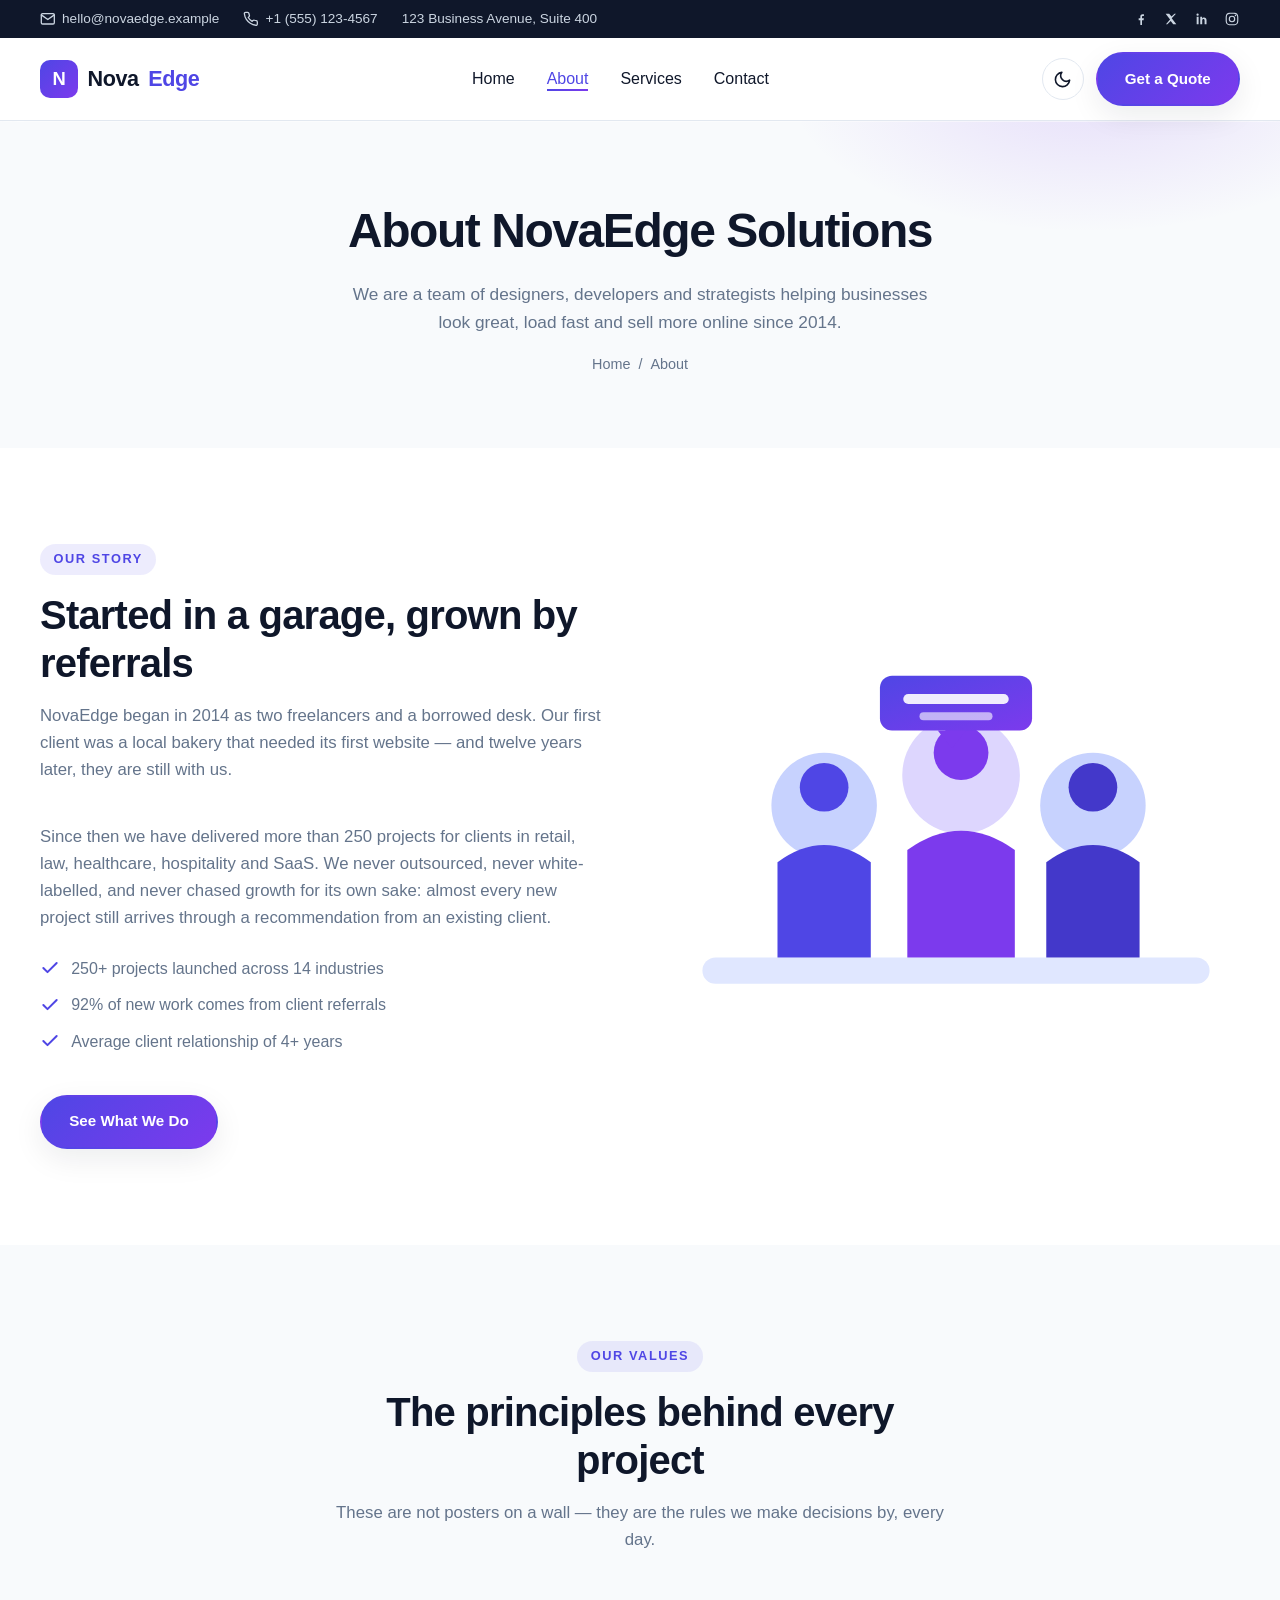
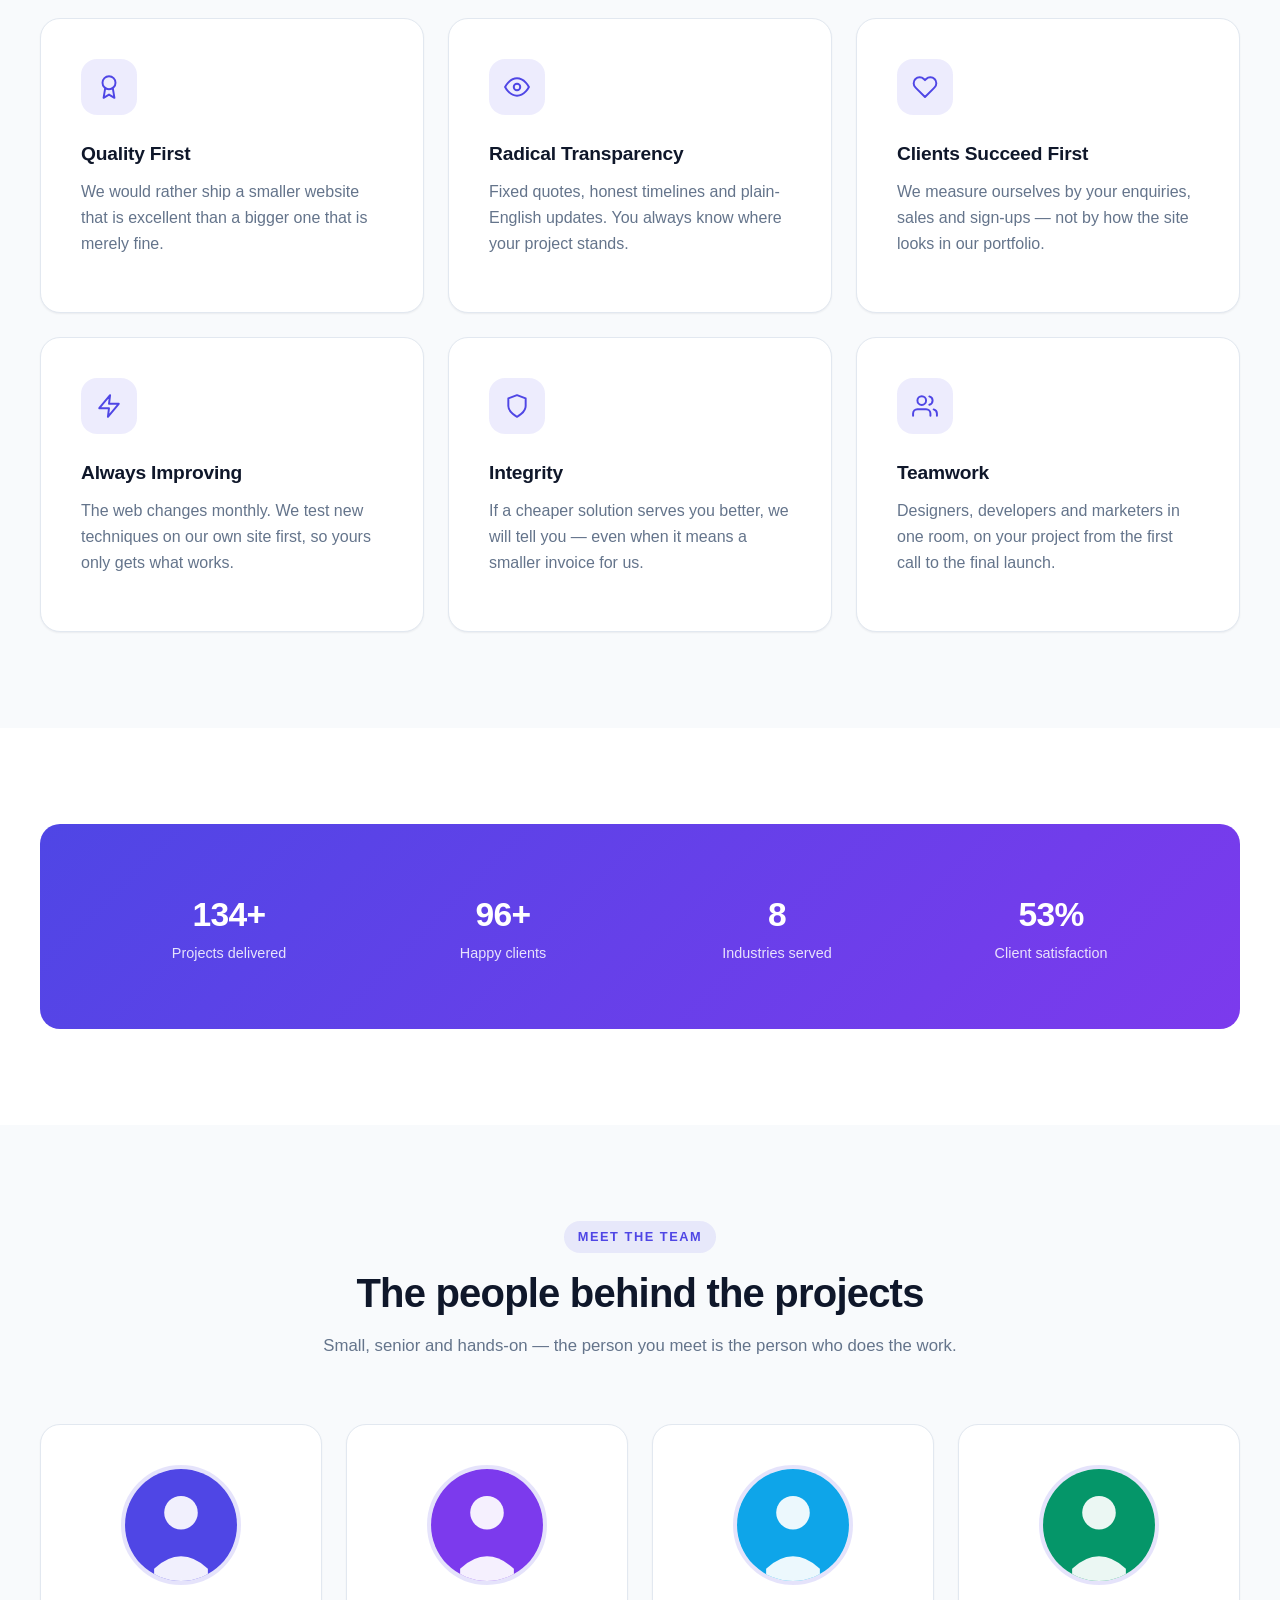
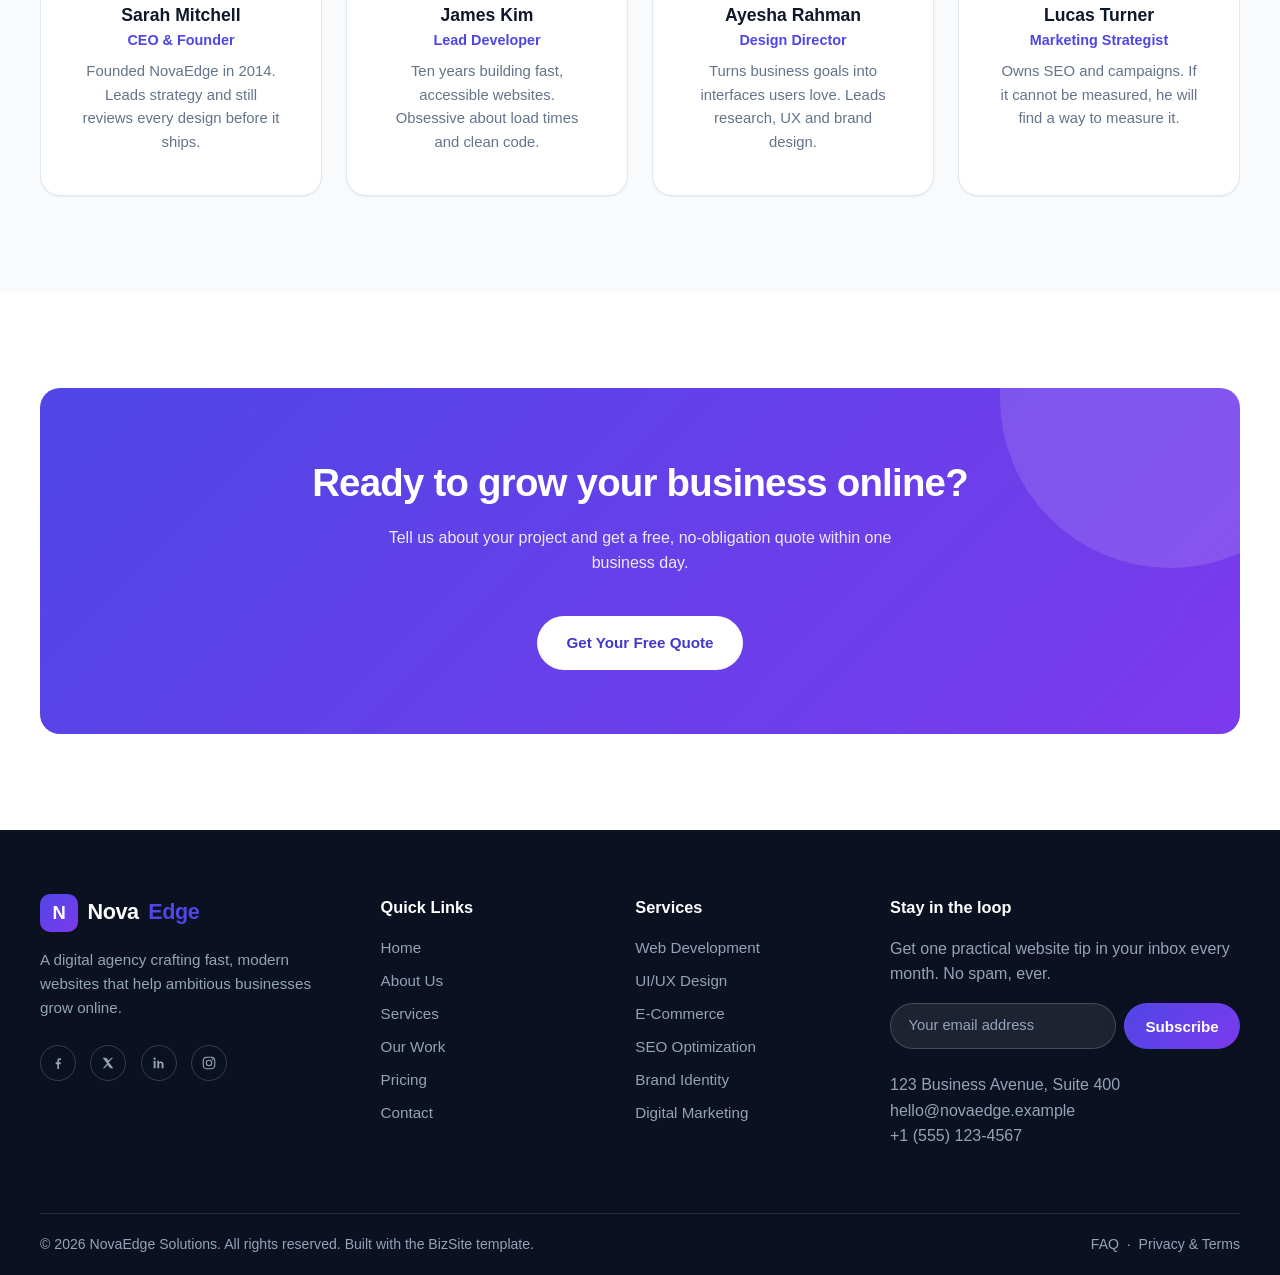
<file: about.html>
<!DOCTYPE html>
<html lang="en">
<head>
  <meta charset="UTF-8">
  <meta name="viewport" content="width=device-width, initial-scale=1.0">
  <title>About Us — NovaEdge Solutions | BizSite</title>
  <meta name="description" content="Meet NovaEdge Solutions: a digital agency with 12+ years of experience, 250+ projects delivered and a small senior team of designers, developers and strategists.">
  <meta name="author" content="NovaEdge Solutions">
  <!-- Open Graph -->
  <meta property="og:type" content="website">
  <meta property="og:title" content="About Us — NovaEdge Solutions">
  <meta property="og:description" content="Our story, our values and the team behind 250+ successful website projects.">
  <meta property="og:image" content="assets/images/og-image.svg">
  <meta name="twitter:card" content="summary_large_image">
  <link rel="icon" type="image/svg+xml" href="assets/images/favicon.svg">
  <link rel="stylesheet" href="assets/css/style.css">
</head>
<body>
<a class="skip-link" href="#main">Skip to main content</a>

  <!-- ======================= Top bar ======================= -->
  <div class="topbar">
    <div class="container topbar__inner">
      <div class="topbar__contact">
        <a href="mailto:hello@novaedge.example">
          <svg class="icon" viewBox="0 0 24 24" fill="none" stroke="currentColor" stroke-width="2" stroke-linecap="round" stroke-linejoin="round" aria-hidden="true"><rect x="2" y="4" width="20" height="16" rx="2"/><polyline points="22,6 12,13 2,6"/></svg>
          hello@novaedge.example
        </a>
        <a href="tel:+15551234567">
          <svg class="icon" viewBox="0 0 24 24" fill="none" stroke="currentColor" stroke-width="2" stroke-linecap="round" stroke-linejoin="round" aria-hidden="true"><path d="M22 16.92v3a2 2 0 0 1-2.18 2 19.79 19.79 0 0 1-8.63-3.07 19.5 19.5 0 0 1-6-6A19.79 19.79 0 0 1 2.08 4.18 2 2 0 0 1 4.06 2h3a2 2 0 0 1 2 1.72c.13.96.36 1.9.7 2.81a2 2 0 0 1-.45 2.11L8.09 9.91a16 16 0 0 0 6 6l1.27-1.27a2 2 0 0 1 2.11-.45c.91.34 1.85.57 2.81.7A2 2 0 0 1 22 16.92z"/></svg>
          +1 (555) 123-4567
        </a>
        <span class="topbar__address">123 Business Avenue, Suite 400</span>
      </div>
      <div class="socials" aria-label="Social media links">
        <a href="https://facebook.com" target="_blank" rel="noopener" aria-label="Facebook"><svg viewBox="0 0 24 24" aria-hidden="true"><path d="M13.5 21v-7h2.4l.4-3h-2.8V9.1c0-.9.3-1.5 1.6-1.5h1.3V4.9c-.3 0-1.1-.1-2-.1-2 0-3.4 1.2-3.4 3.5V11H8.5v3H11v7h2.5z"/></svg></a>
        <a href="https://x.com" target="_blank" rel="noopener" aria-label="X (Twitter)"><svg viewBox="0 0 24 24" aria-hidden="true"><path d="M4 4l6.6 8.9L4.4 20h2.2l5-4.9 3.7 4.9H20l-6.9-9.3L19.4 4h-2.2l-4.5 4.4L9.3 4H4z"/></svg></a>
        <a href="https://linkedin.com" target="_blank" rel="noopener" aria-label="LinkedIn"><svg viewBox="0 0 24 24" aria-hidden="true"><path d="M6.9 8.6H4V20h2.9V8.6zM5.4 7.3a1.7 1.7 0 1 0 0-3.4 1.7 1.7 0 0 0 0 3.4zM9.4 20h2.9v-5.6c0-1.4.7-2.3 1.9-2.3 1.1 0 1.7.8 1.7 2.3V20h2.9v-6.1c0-2.9-1.5-4.3-3.7-4.3-1.7 0-2.5.9-3 1.6V8.6H9.4V20z"/></svg></a>
        <a href="https://instagram.com" target="_blank" rel="noopener" aria-label="Instagram"><svg viewBox="0 0 24 24" aria-hidden="true"><path d="M12 4.3c2.5 0 2.8 0 3.8.1 2.6.1 3.8 1.4 3.9 3.9 0 1 .1 1.3.1 3.8s0 2.8-.1 3.8c-.1 2.5-1.3 3.8-3.9 3.9-1 .1-1.3.1-3.8.1s-2.8 0-3.8-.1c-2.6-.1-3.8-1.4-3.9-3.9-.1-1-.1-1.3-.1-3.8s0-2.8.1-3.8C4.4 5.8 5.6 4.5 8.2 4.4c1-.1 1.3-.1 3.8-.1M12 2.5c-2.6 0-2.9 0-3.9.1-3.3.2-5.3 2.2-5.5 5.5C2.5 9.1 2.5 9.4 2.5 12s0 2.9.1 3.9c.2 3.3 2.2 5.3 5.5 5.5 1 .1 1.3.1 3.9.1s2.9 0 3.9-.1c3.3-.2 5.3-2.2 5.5-5.5.1-1 .1-1.3.1-3.9s0-2.9-.1-3.9c-.2-3.3-2.2-5.3-5.5-5.5-1-.1-1.3-.1-3.9-.1zm0 4.6a4.9 4.9 0 1 0 0 9.8 4.9 4.9 0 0 0 0-9.8zm0 8.1a3.2 3.2 0 1 1 0-6.4 3.2 3.2 0 0 1 0 6.4zm6.4-8.3a1.1 1.1 0 1 1-2.3 0 1.1 1.1 0 0 1 2.3 0z"/></svg></a>
      </div>
    </div>
  </div>

  <!-- ======================= Header / navigation ======================= -->
  <header class="site-header">
    <div class="container">
      <nav class="nav" aria-label="Main navigation">
        <a class="logo" href="index.html" aria-label="NovaEdge Solutions — home">
          <span class="logo__mark" aria-hidden="true">N</span>
          Nova<span class="logo__accent">Edge</span>
        </a>
        <ul class="nav__list" id="primary-menu">
          <li><a class="nav__link" href="index.html">Home</a></li>
          <li><a class="nav__link nav__link--active" href="about.html" aria-current="page">About</a></li>
          <li><a class="nav__link" href="services.html">Services</a></li>
          <li><a class="nav__link" href="contact.html">Contact</a></li>
        </ul>
        <div class="nav__actions">
          <button class="theme-toggle" type="button" aria-label="Switch to dark mode">
            <svg class="icon-moon" viewBox="0 0 24 24" aria-hidden="true"><path d="M21 12.79A9 9 0 1 1 11.21 3 7 7 0 0 0 21 12.79z"/></svg>
            <svg class="icon-sun" viewBox="0 0 24 24" aria-hidden="true"><circle cx="12" cy="12" r="4"/><line x1="12" y1="2" x2="12" y2="4"/><line x1="12" y1="20" x2="12" y2="22"/><line x1="4.93" y1="4.93" x2="6.34" y2="6.34"/><line x1="17.66" y1="17.66" x2="19.07" y2="19.07"/><line x1="2" y1="12" x2="4" y2="12"/><line x1="20" y1="12" x2="22" y2="12"/><line x1="4.93" y1="19.07" x2="6.34" y2="17.66"/><line x1="17.66" y1="6.34" x2="19.07" y2="4.93"/></svg>
          </button>
          <a class="btn btn--primary nav__cta" href="contact.html">Get a Quote</a>
          <button class="nav-toggle" type="button" aria-label="Toggle navigation menu" aria-expanded="false" aria-controls="primary-menu">
            <span></span><span></span><span></span>
          </button>
        </div>
      </nav>
    </div>
  </header>
  <main id="main">
    <!-- ======================= Page hero ======================= -->
    <section class="page-hero">
      <div class="container">
        <h1 class="page-hero__title">About NovaEdge Solutions</h1>
        <p class="page-hero__text">We are a team of designers, developers and strategists helping businesses look great, load fast and sell more online since 2014.</p>
        <nav class="breadcrumb" aria-label="Breadcrumb">
          <a href="index.html">Home</a>
          <span aria-hidden="true">/</span>
          <span aria-current="page">About</span>
        </nav>
      </div>
    </section>

    <!-- ======================= Our story ======================= -->
    <section class="section">
      <div class="container split">
        <div class="reveal">
          <span class="eyebrow">Our Story</span>
          <h2 class="section-title">Started in a garage, grown by referrals</h2>
          <p class="section-subtitle">NovaEdge began in 2014 as two freelancers and a borrowed desk. Our first client was a local bakery that needed its first website — and twelve years later, they are still with us.</p>
          <p class="section-subtitle mt-lg">Since then we have delivered more than 250 projects for clients in retail, law, healthcare, hospitality and SaaS. We never outsourced, never white-labelled, and never chased growth for its own sake: almost every new project still arrives through a recommendation from an existing client.</p>
          <ul class="check-list">
            <li><svg viewBox="0 0 24 24" aria-hidden="true"><polyline points="20 6 9 17 4 12"/></svg> 250+ projects launched across 14 industries</li>
            <li><svg viewBox="0 0 24 24" aria-hidden="true"><polyline points="20 6 9 17 4 12"/></svg> 92% of new work comes from client referrals</li>
            <li><svg viewBox="0 0 24 24" aria-hidden="true"><polyline points="20 6 9 17 4 12"/></svg> Average client relationship of 4+ years</li>
          </ul>
          <p class="mt-lg"><a class="btn btn--primary" href="services.html">See What We Do</a></p>
        </div>
        <div class="split__media reveal">
          <img src="assets/images/about-illustration.svg" alt="Illustration of the NovaEdge team collaborating around a shared idea" width="560" height="440">
        </div>
      </div>
    </section>

    <!-- ======================= Values ======================= -->
    <section class="section section--alt">
      <div class="container">
        <div class="section-head reveal">
          <span class="eyebrow">Our Values</span>
          <h2 class="section-title">The principles behind every project</h2>
          <p class="section-subtitle">These are not posters on a wall — they are the rules we make decisions by, every day.</p>
        </div>
        <div class="grid grid--3">
          <article class="card reveal">
            <div class="card__icon"><svg viewBox="0 0 24 24" aria-hidden="true"><circle cx="12" cy="8" r="6"/><path d="M15.5 13 17 22l-5-3-5 3 1.5-9"/></svg></div>
            <h3 class="card__title">Quality First</h3>
            <p class="card__text">We would rather ship a smaller website that is excellent than a bigger one that is merely fine.</p>
          </article>
          <article class="card reveal">
            <div class="card__icon"><svg viewBox="0 0 24 24" aria-hidden="true"><path d="M1 12s4-8 11-8 11 8 11 8-4 8-11 8-11-8-11-8z"/><circle cx="12" cy="12" r="3"/></svg></div>
            <h3 class="card__title">Radical Transparency</h3>
            <p class="card__text">Fixed quotes, honest timelines and plain-English updates. You always know where your project stands.</p>
          </article>
          <article class="card reveal">
            <div class="card__icon"><svg viewBox="0 0 24 24" aria-hidden="true"><path d="M20.84 4.61a5.5 5.5 0 0 0-7.78 0L12 5.67l-1.06-1.06a5.5 5.5 0 0 0-7.78 7.78l1.06 1.06L12 21.23l7.78-7.78 1.06-1.06a5.5 5.5 0 0 0 0-7.78z"/></svg></div>
            <h3 class="card__title">Clients Succeed First</h3>
            <p class="card__text">We measure ourselves by your enquiries, sales and sign-ups — not by how the site looks in our portfolio.</p>
          </article>
          <article class="card reveal">
            <div class="card__icon"><svg viewBox="0 0 24 24" aria-hidden="true"><polygon points="13 2 3 14 12 14 11 22 21 10 12 10 13 2"/></svg></div>
            <h3 class="card__title">Always Improving</h3>
            <p class="card__text">The web changes monthly. We test new techniques on our own site first, so yours only gets what works.</p>
          </article>
          <article class="card reveal">
            <div class="card__icon"><svg viewBox="0 0 24 24" aria-hidden="true"><path d="M12 22s8-4 8-10V5l-8-3-8 3v7c0 6 8 10 8 10z"/></svg></div>
            <h3 class="card__title">Integrity</h3>
            <p class="card__text">If a cheaper solution serves you better, we will tell you — even when it means a smaller invoice for us.</p>
          </article>
          <article class="card reveal">
            <div class="card__icon"><svg viewBox="0 0 24 24" aria-hidden="true"><path d="M17 21v-2a4 4 0 0 0-4-4H5a4 4 0 0 0-4 4v2"/><circle cx="9" cy="7" r="4"/><path d="M23 21v-2a4 4 0 0 0-3-3.87"/><path d="M16 3.13a4 4 0 0 1 0 7.75"/></svg></div>
            <h3 class="card__title">Teamwork</h3>
            <p class="card__text">Designers, developers and marketers in one room, on your project from the first call to the final launch.</p>
          </article>
        </div>
      </div>
    </section>

    <!-- ======================= Stats band ======================= -->
    <section class="section">
      <div class="container">
        <div class="stats-band reveal">
          <div class="stats">
            <div class="stat">
              <p class="stat__number" data-count="250" data-suffix="+">250+</p>
              <p class="stat__label">Projects delivered</p>
            </div>
            <div class="stat">
              <p class="stat__number" data-count="180" data-suffix="+">180+</p>
              <p class="stat__label">Happy clients</p>
            </div>
            <div class="stat">
              <p class="stat__number" data-count="14" data-suffix="">14</p>
              <p class="stat__label">Industries served</p>
            </div>
            <div class="stat">
              <p class="stat__number" data-count="98" data-suffix="%">98%</p>
              <p class="stat__label">Client satisfaction</p>
            </div>
          </div>
        </div>
      </div>
    </section>

    <!-- ======================= Team ======================= -->
    <section class="section section--alt">
      <div class="container">
        <div class="section-head reveal">
          <span class="eyebrow">Meet the Team</span>
          <h2 class="section-title">The people behind the projects</h2>
          <p class="section-subtitle">Small, senior and hands-on — the person you meet is the person who does the work.</p>
        </div>
        <div class="grid grid--4">
          <article class="card team-card reveal">
            <img class="team-card__photo" src="assets/images/team-1.svg" alt="Avatar placeholder for Sarah Mitchell" width="200" height="200" loading="lazy">
            <h3 class="team-card__name">Sarah Mitchell</h3>
            <p class="team-card__role">CEO &amp; Founder</p>
            <p class="team-card__bio">Founded NovaEdge in 2014. Leads strategy and still reviews every design before it ships.</p>
          </article>
          <article class="card team-card reveal">
            <img class="team-card__photo" src="assets/images/team-2.svg" alt="Avatar placeholder for James Kim" width="200" height="200" loading="lazy">
            <h3 class="team-card__name">James Kim</h3>
            <p class="team-card__role">Lead Developer</p>
            <p class="team-card__bio">Ten years building fast, accessible websites. Obsessive about load times and clean code.</p>
          </article>
          <article class="card team-card reveal">
            <img class="team-card__photo" src="assets/images/team-3.svg" alt="Avatar placeholder for Ayesha Rahman" width="200" height="200" loading="lazy">
            <h3 class="team-card__name">Ayesha Rahman</h3>
            <p class="team-card__role">Design Director</p>
            <p class="team-card__bio">Turns business goals into interfaces users love. Leads research, UX and brand design.</p>
          </article>
          <article class="card team-card reveal">
            <img class="team-card__photo" src="assets/images/team-4.svg" alt="Avatar placeholder for Lucas Turner" width="200" height="200" loading="lazy">
            <h3 class="team-card__name">Lucas Turner</h3>
            <p class="team-card__role">Marketing Strategist</p>
            <p class="team-card__bio">Owns SEO and campaigns. If it cannot be measured, he will find a way to measure it.</p>
          </article>
        </div>
      </div>
    </section>

    <!-- ======================= CTA banner ======================= -->
    <section class="section">
      <div class="container">
        <div class="cta-banner reveal">
          <h2 class="cta-banner__title">Ready to grow your business online?</h2>
          <p class="cta-banner__text">Tell us about your project and get a free, no-obligation quote within one business day.</p>
          <a class="btn btn--light" href="contact.html">Get Your Free Quote</a>
        </div>
      </div>
    </section>

  </main>

  <!-- ======================= Footer ======================= -->
  <footer class="site-footer">
    <div class="container">
      <div class="footer-grid">
        <div>
          <a class="logo" href="index.html" aria-label="NovaEdge Solutions — home">
            <span class="logo__mark" aria-hidden="true">N</span>
            Nova<span class="logo__accent">Edge</span>
          </a>
          <p class="footer-about">A digital agency crafting fast, modern websites that help ambitious businesses grow online.</p>
          <div class="socials" aria-label="Social media links">
            <a href="https://facebook.com" target="_blank" rel="noopener" aria-label="Facebook"><svg viewBox="0 0 24 24" aria-hidden="true"><path d="M13.5 21v-7h2.4l.4-3h-2.8V9.1c0-.9.3-1.5 1.6-1.5h1.3V4.9c-.3 0-1.1-.1-2-.1-2 0-3.4 1.2-3.4 3.5V11H8.5v3H11v7h2.5z"/></svg></a>
            <a href="https://x.com" target="_blank" rel="noopener" aria-label="X (Twitter)"><svg viewBox="0 0 24 24" aria-hidden="true"><path d="M4 4l6.6 8.9L4.4 20h2.2l5-4.9 3.7 4.9H20l-6.9-9.3L19.4 4h-2.2l-4.5 4.4L9.3 4H4z"/></svg></a>
            <a href="https://linkedin.com" target="_blank" rel="noopener" aria-label="LinkedIn"><svg viewBox="0 0 24 24" aria-hidden="true"><path d="M6.9 8.6H4V20h2.9V8.6zM5.4 7.3a1.7 1.7 0 1 0 0-3.4 1.7 1.7 0 0 0 0 3.4zM9.4 20h2.9v-5.6c0-1.4.7-2.3 1.9-2.3 1.1 0 1.7.8 1.7 2.3V20h2.9v-6.1c0-2.9-1.5-4.3-3.7-4.3-1.7 0-2.5.9-3 1.6V8.6H9.4V20z"/></svg></a>
            <a href="https://instagram.com" target="_blank" rel="noopener" aria-label="Instagram"><svg viewBox="0 0 24 24" aria-hidden="true"><path d="M12 4.3c2.5 0 2.8 0 3.8.1 2.6.1 3.8 1.4 3.9 3.9 0 1 .1 1.3.1 3.8s0 2.8-.1 3.8c-.1 2.5-1.3 3.8-3.9 3.9-1 .1-1.3.1-3.8.1s-2.8 0-3.8-.1c-2.6-.1-3.8-1.4-3.9-3.9-.1-1-.1-1.3-.1-3.8s0-2.8.1-3.8C4.4 5.8 5.6 4.5 8.2 4.4c1-.1 1.3-.1 3.8-.1M12 2.5c-2.6 0-2.9 0-3.9.1-3.3.2-5.3 2.2-5.5 5.5C2.5 9.1 2.5 9.4 2.5 12s0 2.9.1 3.9c.2 3.3 2.2 5.3 5.5 5.5 1 .1 1.3.1 3.9.1s2.9 0 3.9-.1c3.3-.2 5.3-2.2 5.5-5.5.1-1 .1-1.3.1-3.9s0-2.9-.1-3.9c-.2-3.3-2.2-5.3-5.5-5.5-1-.1-1.3-.1-3.9-.1zm0 4.6a4.9 4.9 0 1 0 0 9.8 4.9 4.9 0 0 0 0-9.8zm0 8.1a3.2 3.2 0 1 1 0-6.4 3.2 3.2 0 0 1 0 6.4zm6.4-8.3a1.1 1.1 0 1 1-2.3 0 1.1 1.1 0 0 1 2.3 0z"/></svg></a>
          </div>
        </div>
        <nav aria-label="Quick links">
          <h3 class="footer-title">Quick Links</h3>
          <ul class="footer-links">
            <li><a href="index.html">Home</a></li>
            <li><a href="about.html">About Us</a></li>
            <li><a href="services.html">Services</a></li>
            <li><a href="index.html#portfolio">Our Work</a></li>
            <li><a href="index.html#pricing">Pricing</a></li>
            <li><a href="contact.html">Contact</a></li>
          </ul>
        </nav>
        <nav aria-label="Our services">
          <h3 class="footer-title">Services</h3>
          <ul class="footer-links">
            <li><a href="services.html#web-development">Web Development</a></li>
            <li><a href="services.html#ui-ux-design">UI/UX Design</a></li>
            <li><a href="services.html#ecommerce">E-Commerce</a></li>
            <li><a href="services.html#seo">SEO Optimization</a></li>
            <li><a href="services.html#branding">Brand Identity</a></li>
            <li><a href="services.html#marketing">Digital Marketing</a></li>
          </ul>
        </nav>
        <div>
          <h3 class="footer-title">Stay in the loop</h3>
          <p>Get one practical website tip in your inbox every month. No spam, ever.</p>
          <form class="newsletter-form" novalidate>
            <label class="visually-hidden" for="newsletter-email-about">Your email address</label>
            <input type="email" id="newsletter-email-about" name="email" placeholder="Your email address" autocomplete="email" required>
            <button class="btn btn--primary" type="submit">Subscribe</button>
          </form>
          <p class="newsletter-msg" role="status" aria-live="polite"></p>
          <p>123 Business Avenue, Suite 400<br>hello@novaedge.example<br>+1 (555) 123-4567</p>
        </div>
      </div>
      <div class="footer-bottom">
        <p>&copy; <span id="year">2026</span> NovaEdge Solutions. All rights reserved. Built with the BizSite template.</p>
        <p><a href="index.html#faq">FAQ</a> &nbsp;·&nbsp; <a href="contact.html">Privacy &amp; Terms</a></p>
      </div>
    </div>
  </footer>

  <!-- Back to top -->
  <button class="back-to-top" type="button" aria-label="Back to top">
    <svg viewBox="0 0 24 24" aria-hidden="true"><line x1="12" y1="19" x2="12" y2="5"/><polyline points="5 12 12 5 19 12"/></svg>
  </button>

  <script src="assets/js/script.js"></script>
</body>
</html>
</file>
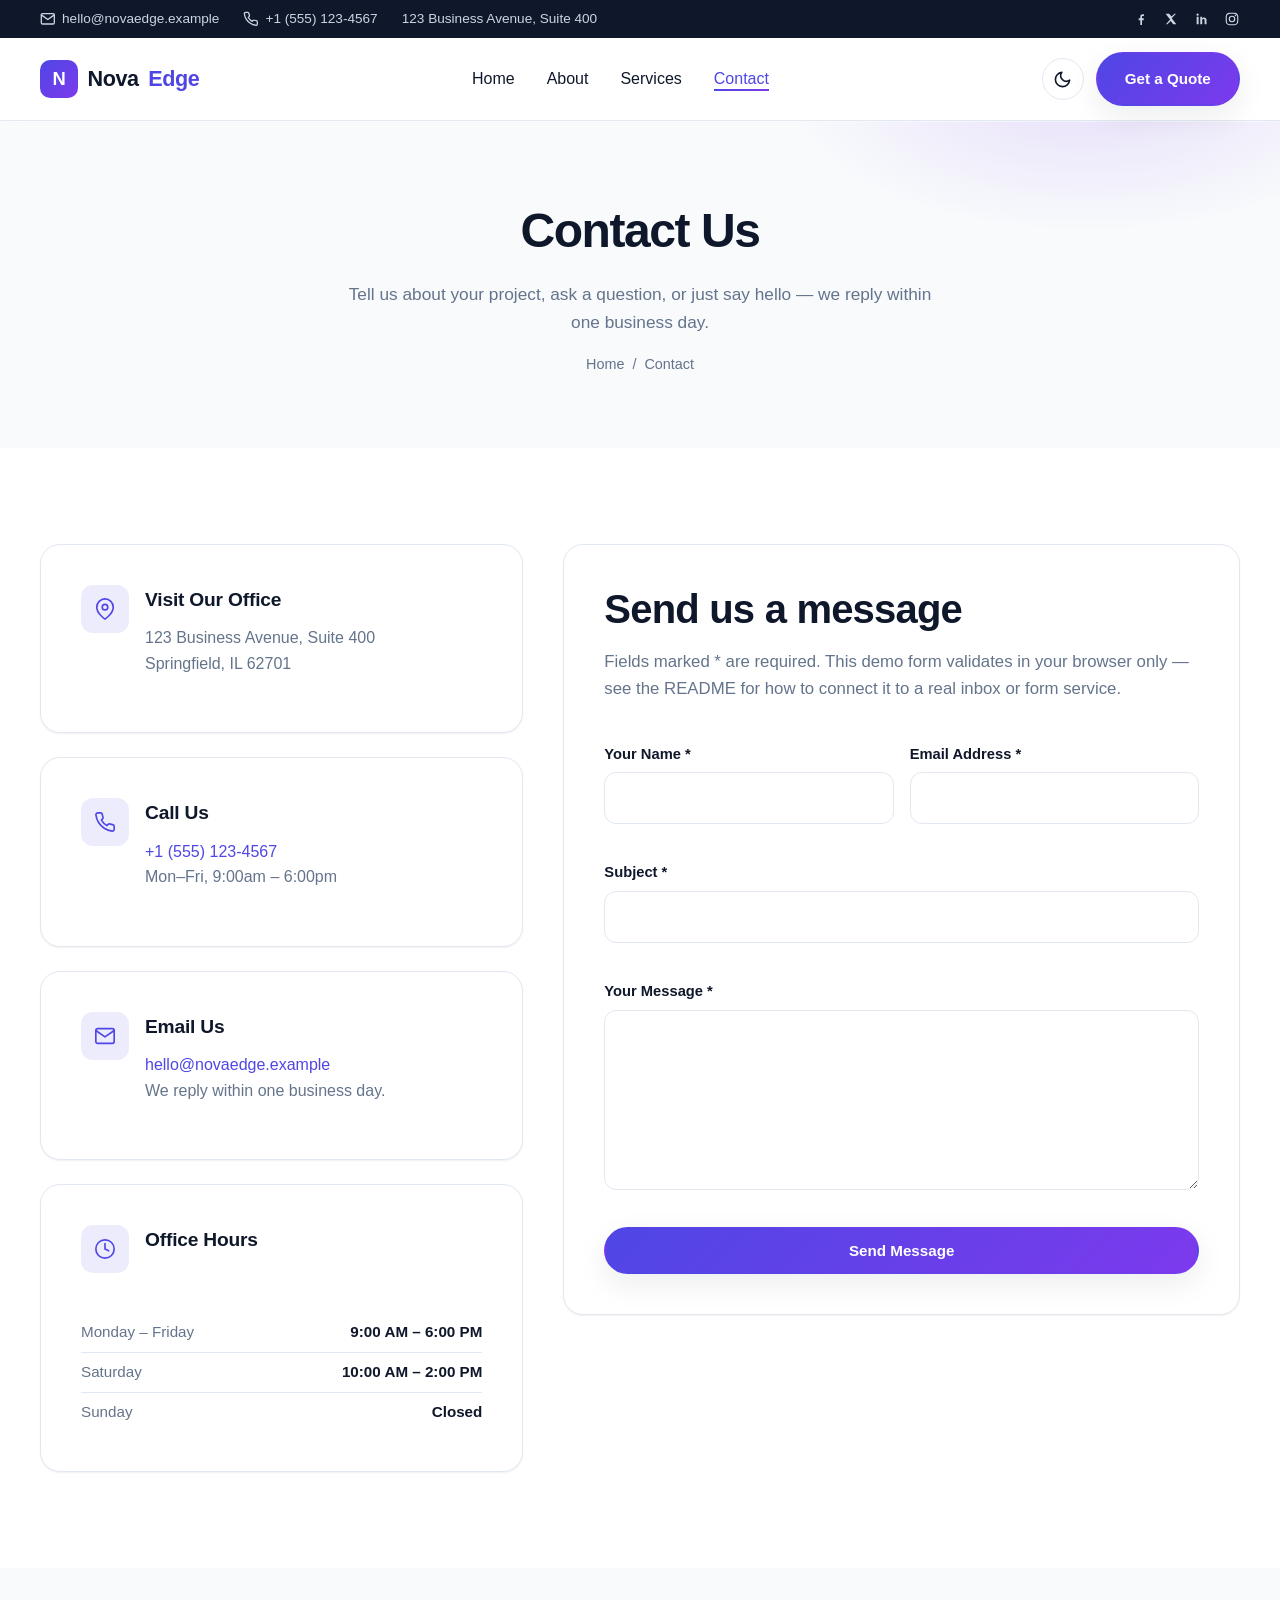
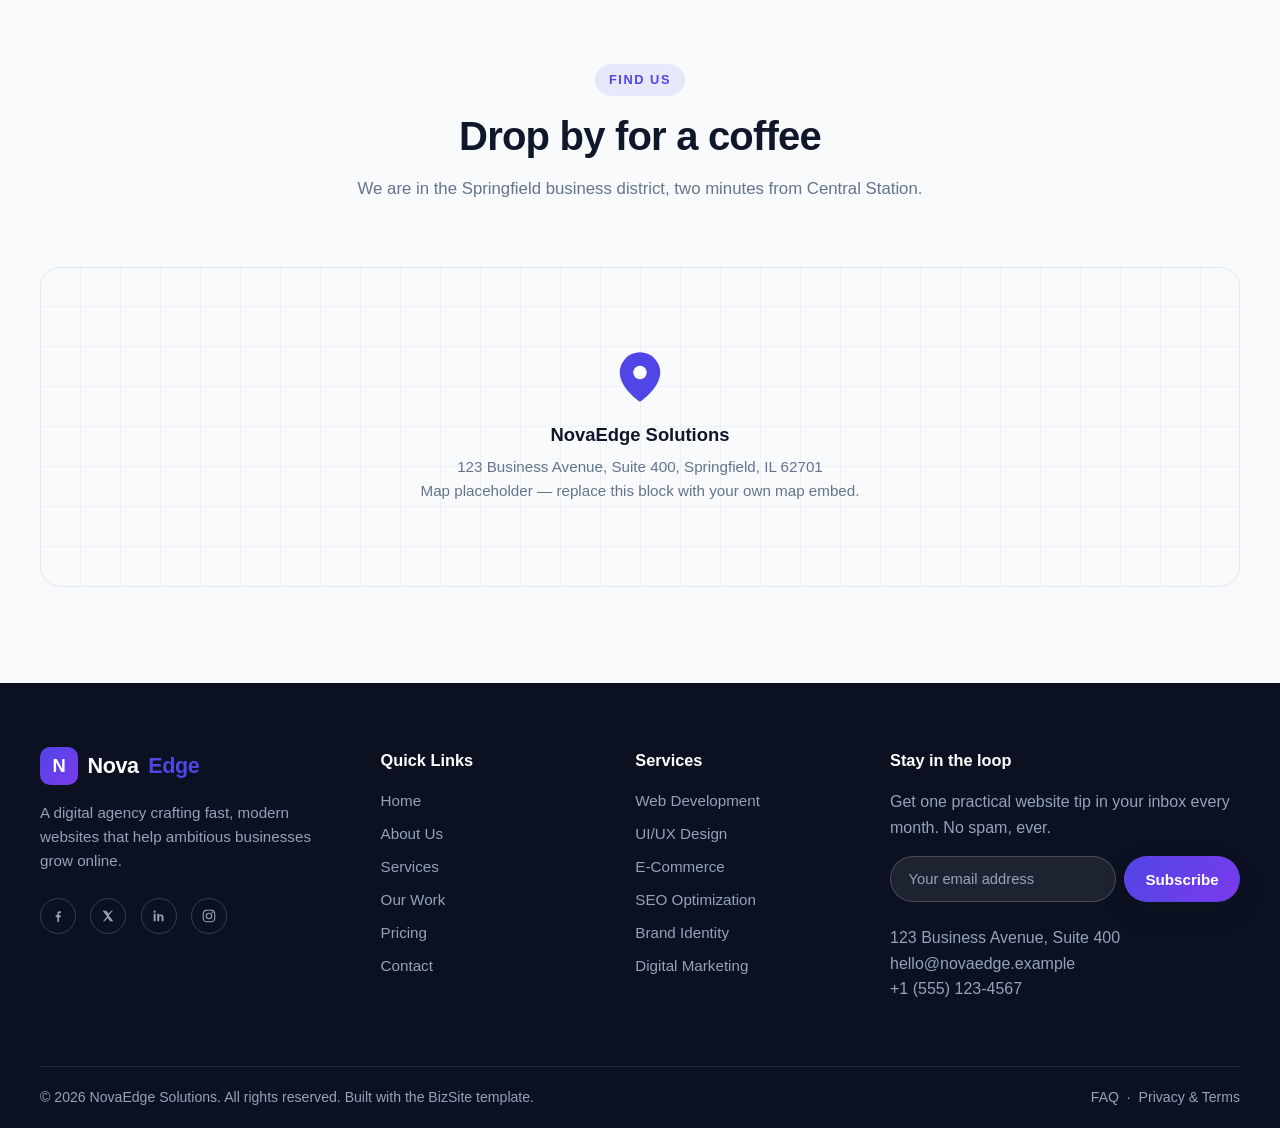
<file: contact.html>
<!DOCTYPE html>
<html lang="en">
<head>
  <meta charset="UTF-8">
  <meta name="viewport" content="width=device-width, initial-scale=1.0">
  <title>Contact Us — NovaEdge Solutions | BizSite</title>
  <meta name="description" content="Contact NovaEdge Solutions for a free website quote. Office at 123 Business Avenue, Springfield — call +1 (555) 123-4567 or send a message; we reply within one business day.">
  <meta name="author" content="NovaEdge Solutions">
  <!-- Open Graph -->
  <meta property="og:type" content="website">
  <meta property="og:title" content="Contact Us — NovaEdge Solutions">
  <meta property="og:description" content="Get a free, no-obligation quote for your website project within one business day.">
  <meta property="og:image" content="assets/images/og-image.svg">
  <meta name="twitter:card" content="summary_large_image">
  <link rel="icon" type="image/svg+xml" href="assets/images/favicon.svg">
  <link rel="stylesheet" href="assets/css/style.css">
</head>
<body>
<a class="skip-link" href="#main">Skip to main content</a>

  <!-- ======================= Top bar ======================= -->
  <div class="topbar">
    <div class="container topbar__inner">
      <div class="topbar__contact">
        <a href="mailto:hello@novaedge.example">
          <svg class="icon" viewBox="0 0 24 24" fill="none" stroke="currentColor" stroke-width="2" stroke-linecap="round" stroke-linejoin="round" aria-hidden="true"><rect x="2" y="4" width="20" height="16" rx="2"/><polyline points="22,6 12,13 2,6"/></svg>
          hello@novaedge.example
        </a>
        <a href="tel:+15551234567">
          <svg class="icon" viewBox="0 0 24 24" fill="none" stroke="currentColor" stroke-width="2" stroke-linecap="round" stroke-linejoin="round" aria-hidden="true"><path d="M22 16.92v3a2 2 0 0 1-2.18 2 19.79 19.79 0 0 1-8.63-3.07 19.5 19.5 0 0 1-6-6A19.79 19.79 0 0 1 2.08 4.18 2 2 0 0 1 4.06 2h3a2 2 0 0 1 2 1.72c.13.96.36 1.9.7 2.81a2 2 0 0 1-.45 2.11L8.09 9.91a16 16 0 0 0 6 6l1.27-1.27a2 2 0 0 1 2.11-.45c.91.34 1.85.57 2.81.7A2 2 0 0 1 22 16.92z"/></svg>
          +1 (555) 123-4567
        </a>
        <span class="topbar__address">123 Business Avenue, Suite 400</span>
      </div>
      <div class="socials" aria-label="Social media links">
        <a href="https://facebook.com" target="_blank" rel="noopener" aria-label="Facebook"><svg viewBox="0 0 24 24" aria-hidden="true"><path d="M13.5 21v-7h2.4l.4-3h-2.8V9.1c0-.9.3-1.5 1.6-1.5h1.3V4.9c-.3 0-1.1-.1-2-.1-2 0-3.4 1.2-3.4 3.5V11H8.5v3H11v7h2.5z"/></svg></a>
        <a href="https://x.com" target="_blank" rel="noopener" aria-label="X (Twitter)"><svg viewBox="0 0 24 24" aria-hidden="true"><path d="M4 4l6.6 8.9L4.4 20h2.2l5-4.9 3.7 4.9H20l-6.9-9.3L19.4 4h-2.2l-4.5 4.4L9.3 4H4z"/></svg></a>
        <a href="https://linkedin.com" target="_blank" rel="noopener" aria-label="LinkedIn"><svg viewBox="0 0 24 24" aria-hidden="true"><path d="M6.9 8.6H4V20h2.9V8.6zM5.4 7.3a1.7 1.7 0 1 0 0-3.4 1.7 1.7 0 0 0 0 3.4zM9.4 20h2.9v-5.6c0-1.4.7-2.3 1.9-2.3 1.1 0 1.7.8 1.7 2.3V20h2.9v-6.1c0-2.9-1.5-4.3-3.7-4.3-1.7 0-2.5.9-3 1.6V8.6H9.4V20z"/></svg></a>
        <a href="https://instagram.com" target="_blank" rel="noopener" aria-label="Instagram"><svg viewBox="0 0 24 24" aria-hidden="true"><path d="M12 4.3c2.5 0 2.8 0 3.8.1 2.6.1 3.8 1.4 3.9 3.9 0 1 .1 1.3.1 3.8s0 2.8-.1 3.8c-.1 2.5-1.3 3.8-3.9 3.9-1 .1-1.3.1-3.8.1s-2.8 0-3.8-.1c-2.6-.1-3.8-1.4-3.9-3.9-.1-1-.1-1.3-.1-3.8s0-2.8.1-3.8C4.4 5.8 5.6 4.5 8.2 4.4c1-.1 1.3-.1 3.8-.1M12 2.5c-2.6 0-2.9 0-3.9.1-3.3.2-5.3 2.2-5.5 5.5C2.5 9.1 2.5 9.4 2.5 12s0 2.9.1 3.9c.2 3.3 2.2 5.3 5.5 5.5 1 .1 1.3.1 3.9.1s2.9 0 3.9-.1c3.3-.2 5.3-2.2 5.5-5.5.1-1 .1-1.3.1-3.9s0-2.9-.1-3.9c-.2-3.3-2.2-5.3-5.5-5.5-1-.1-1.3-.1-3.9-.1zm0 4.6a4.9 4.9 0 1 0 0 9.8 4.9 4.9 0 0 0 0-9.8zm0 8.1a3.2 3.2 0 1 1 0-6.4 3.2 3.2 0 0 1 0 6.4zm6.4-8.3a1.1 1.1 0 1 1-2.3 0 1.1 1.1 0 0 1 2.3 0z"/></svg></a>
      </div>
    </div>
  </div>

  <!-- ======================= Header / navigation ======================= -->
  <header class="site-header">
    <div class="container">
      <nav class="nav" aria-label="Main navigation">
        <a class="logo" href="index.html" aria-label="NovaEdge Solutions — home">
          <span class="logo__mark" aria-hidden="true">N</span>
          Nova<span class="logo__accent">Edge</span>
        </a>
        <ul class="nav__list" id="primary-menu">
          <li><a class="nav__link" href="index.html">Home</a></li>
          <li><a class="nav__link" href="about.html">About</a></li>
          <li><a class="nav__link" href="services.html">Services</a></li>
          <li><a class="nav__link nav__link--active" href="contact.html" aria-current="page">Contact</a></li>
        </ul>
        <div class="nav__actions">
          <button class="theme-toggle" type="button" aria-label="Switch to dark mode">
            <svg class="icon-moon" viewBox="0 0 24 24" aria-hidden="true"><path d="M21 12.79A9 9 0 1 1 11.21 3 7 7 0 0 0 21 12.79z"/></svg>
            <svg class="icon-sun" viewBox="0 0 24 24" aria-hidden="true"><circle cx="12" cy="12" r="4"/><line x1="12" y1="2" x2="12" y2="4"/><line x1="12" y1="20" x2="12" y2="22"/><line x1="4.93" y1="4.93" x2="6.34" y2="6.34"/><line x1="17.66" y1="17.66" x2="19.07" y2="19.07"/><line x1="2" y1="12" x2="4" y2="12"/><line x1="20" y1="12" x2="22" y2="12"/><line x1="4.93" y1="19.07" x2="6.34" y2="17.66"/><line x1="17.66" y1="6.34" x2="19.07" y2="4.93"/></svg>
          </button>
          <a class="btn btn--primary nav__cta" href="contact.html">Get a Quote</a>
          <button class="nav-toggle" type="button" aria-label="Toggle navigation menu" aria-expanded="false" aria-controls="primary-menu">
            <span></span><span></span><span></span>
          </button>
        </div>
      </nav>
    </div>
  </header>
  <main id="main">
    <!-- ======================= Page hero ======================= -->
    <section class="page-hero">
      <div class="container">
        <h1 class="page-hero__title">Contact Us</h1>
        <p class="page-hero__text">Tell us about your project, ask a question, or just say hello — we reply within one business day.</p>
        <nav class="breadcrumb" aria-label="Breadcrumb">
          <a href="index.html">Home</a>
          <span aria-hidden="true">/</span>
          <span aria-current="page">Contact</span>
        </nav>
      </div>
    </section>

    <!-- ======================= Contact grid ======================= -->
    <section class="section">
      <div class="container contact-grid">
        <div class="info-stack reveal">
          <article class="card info-card">
            <div class="card__icon"><svg viewBox="0 0 24 24" aria-hidden="true"><path d="M21 10c0 7-9 13-9 13s-9-6-9-13a9 9 0 0 1 18 0z"/><circle cx="12" cy="10" r="3"/></svg></div>
            <div>
              <h2 class="card__title">Visit Our Office</h2>
              <p class="card__text">123 Business Avenue, Suite 400<br>Springfield, IL 62701</p>
            </div>
          </article>
          <article class="card info-card">
            <div class="card__icon"><svg viewBox="0 0 24 24" aria-hidden="true"><path d="M22 16.92v3a2 2 0 0 1-2.18 2 19.79 19.79 0 0 1-8.63-3.07 19.5 19.5 0 0 1-6-6A19.79 19.79 0 0 1 2.08 4.18 2 2 0 0 1 4.06 2h3a2 2 0 0 1 2 1.72c.13.96.36 1.9.7 2.81a2 2 0 0 1-.45 2.11L8.09 9.91a16 16 0 0 0 6 6l1.27-1.27a2 2 0 0 1 2.11-.45c.91.34 1.85.57 2.81.7A2 2 0 0 1 22 16.92z"/></svg></div>
            <div>
              <h2 class="card__title">Call Us</h2>
              <p class="card__text"><a href="tel:+15551234567">+1 (555) 123-4567</a><br>Mon–Fri, 9:00am – 6:00pm</p>
            </div>
          </article>
          <article class="card info-card">
            <div class="card__icon"><svg viewBox="0 0 24 24" aria-hidden="true"><rect x="2" y="4" width="20" height="16" rx="2"/><polyline points="22,6 12,13 2,6"/></svg></div>
            <div>
              <h2 class="card__title">Email Us</h2>
              <p class="card__text"><a href="mailto:hello@novaedge.example">hello@novaedge.example</a><br>We reply within one business day.</p>
            </div>
          </article>
          <article class="card">
            <div class="info-card">
              <div class="card__icon"><svg viewBox="0 0 24 24" aria-hidden="true"><circle cx="12" cy="12" r="10"/><polyline points="12 6 12 12 16 14"/></svg></div>
              <div>
                <h2 class="card__title">Office Hours</h2>
              </div>
            </div>
            <table class="hours-table mt-lg">
              <caption class="visually-hidden">NovaEdge Solutions office hours</caption>
              <tr><td>Monday – Friday</td><td>9:00 AM – 6:00 PM</td></tr>
              <tr><td>Saturday</td><td>10:00 AM – 2:00 PM</td></tr>
              <tr><td>Sunday</td><td>Closed</td></tr>
            </table>
          </article>
        </div>

        <article class="card reveal">
          <h2 class="section-title">Send us a message</h2>
          <p class="section-subtitle">Fields marked * are required. This demo form validates in your browser only — see the README for how to connect it to a real inbox or form service.</p>
          <form class="form mt-lg" id="contact-form" novalidate>
            <div class="form__row">
              <div class="form__group">
                <label for="cf-name">Your Name *</label>
                <input class="form__control" type="text" id="cf-name" name="name" autocomplete="name" aria-describedby="cf-name-error" required>
                <p class="form__error" id="cf-name-error" role="alert"></p>
              </div>
              <div class="form__group">
                <label for="cf-email">Email Address *</label>
                <input class="form__control" type="email" id="cf-email" name="email" autocomplete="email" aria-describedby="cf-email-error" required>
                <p class="form__error" id="cf-email-error" role="alert"></p>
              </div>
            </div>
            <div class="form__group">
              <label for="cf-subject">Subject *</label>
              <input class="form__control" type="text" id="cf-subject" name="subject" aria-describedby="cf-subject-error" required>
              <p class="form__error" id="cf-subject-error" role="alert"></p>
            </div>
            <div class="form__group">
              <label for="cf-message">Your Message *</label>
              <textarea class="form__control" id="cf-message" name="message" rows="6" aria-describedby="cf-message-error" required></textarea>
              <p class="form__error" id="cf-message-error" role="alert"></p>
            </div>
            <div class="form__success" id="form-success" role="status">
              Thank you — your message has been received. We will get back to you within one business day.
            </div>
            <button class="btn btn--primary" type="submit">Send Message</button>
          </form>
        </article>
      </div>
    </section>

    <!-- ======================= Map placeholder ======================= -->
    <section class="section section--alt">
      <div class="container">
        <div class="section-head reveal">
          <span class="eyebrow">Find Us</span>
          <h2 class="section-title">Drop by for a coffee</h2>
          <p class="section-subtitle">We are in the Springfield business district, two minutes from Central Station.</p>
        </div>
        <div class="map-placeholder reveal" role="img" aria-label="Map placeholder showing the NovaEdge office location at 123 Business Avenue, Springfield">
          <div>
            <svg class="map-placeholder__pin" viewBox="0 0 24 24" aria-hidden="true"><path d="M21 10c0 7-9 13-9 13s-9-6-9-13a9 9 0 0 1 18 0z"/><circle cx="12" cy="10" r="3" fill="#ffffff"/></svg>
            <h3 class="map-placeholder__title">NovaEdge Solutions</h3>
            <p class="map-placeholder__text">123 Business Avenue, Suite 400, Springfield, IL 62701<br>Map placeholder — replace this block with your own map embed.</p>
          </div>
        </div>
      </div>
    </section>

  </main>

  <!-- ======================= Footer ======================= -->
  <footer class="site-footer">
    <div class="container">
      <div class="footer-grid">
        <div>
          <a class="logo" href="index.html" aria-label="NovaEdge Solutions — home">
            <span class="logo__mark" aria-hidden="true">N</span>
            Nova<span class="logo__accent">Edge</span>
          </a>
          <p class="footer-about">A digital agency crafting fast, modern websites that help ambitious businesses grow online.</p>
          <div class="socials" aria-label="Social media links">
            <a href="https://facebook.com" target="_blank" rel="noopener" aria-label="Facebook"><svg viewBox="0 0 24 24" aria-hidden="true"><path d="M13.5 21v-7h2.4l.4-3h-2.8V9.1c0-.9.3-1.5 1.6-1.5h1.3V4.9c-.3 0-1.1-.1-2-.1-2 0-3.4 1.2-3.4 3.5V11H8.5v3H11v7h2.5z"/></svg></a>
            <a href="https://x.com" target="_blank" rel="noopener" aria-label="X (Twitter)"><svg viewBox="0 0 24 24" aria-hidden="true"><path d="M4 4l6.6 8.9L4.4 20h2.2l5-4.9 3.7 4.9H20l-6.9-9.3L19.4 4h-2.2l-4.5 4.4L9.3 4H4z"/></svg></a>
            <a href="https://linkedin.com" target="_blank" rel="noopener" aria-label="LinkedIn"><svg viewBox="0 0 24 24" aria-hidden="true"><path d="M6.9 8.6H4V20h2.9V8.6zM5.4 7.3a1.7 1.7 0 1 0 0-3.4 1.7 1.7 0 0 0 0 3.4zM9.4 20h2.9v-5.6c0-1.4.7-2.3 1.9-2.3 1.1 0 1.7.8 1.7 2.3V20h2.9v-6.1c0-2.9-1.5-4.3-3.7-4.3-1.7 0-2.5.9-3 1.6V8.6H9.4V20z"/></svg></a>
            <a href="https://instagram.com" target="_blank" rel="noopener" aria-label="Instagram"><svg viewBox="0 0 24 24" aria-hidden="true"><path d="M12 4.3c2.5 0 2.8 0 3.8.1 2.6.1 3.8 1.4 3.9 3.9 0 1 .1 1.3.1 3.8s0 2.8-.1 3.8c-.1 2.5-1.3 3.8-3.9 3.9-1 .1-1.3.1-3.8.1s-2.8 0-3.8-.1c-2.6-.1-3.8-1.4-3.9-3.9-.1-1-.1-1.3-.1-3.8s0-2.8.1-3.8C4.4 5.8 5.6 4.5 8.2 4.4c1-.1 1.3-.1 3.8-.1M12 2.5c-2.6 0-2.9 0-3.9.1-3.3.2-5.3 2.2-5.5 5.5C2.5 9.1 2.5 9.4 2.5 12s0 2.9.1 3.9c.2 3.3 2.2 5.3 5.5 5.5 1 .1 1.3.1 3.9.1s2.9 0 3.9-.1c3.3-.2 5.3-2.2 5.5-5.5.1-1 .1-1.3.1-3.9s0-2.9-.1-3.9c-.2-3.3-2.2-5.3-5.5-5.5-1-.1-1.3-.1-3.9-.1zm0 4.6a4.9 4.9 0 1 0 0 9.8 4.9 4.9 0 0 0 0-9.8zm0 8.1a3.2 3.2 0 1 1 0-6.4 3.2 3.2 0 0 1 0 6.4zm6.4-8.3a1.1 1.1 0 1 1-2.3 0 1.1 1.1 0 0 1 2.3 0z"/></svg></a>
          </div>
        </div>
        <nav aria-label="Quick links">
          <h3 class="footer-title">Quick Links</h3>
          <ul class="footer-links">
            <li><a href="index.html">Home</a></li>
            <li><a href="about.html">About Us</a></li>
            <li><a href="services.html">Services</a></li>
            <li><a href="index.html#portfolio">Our Work</a></li>
            <li><a href="index.html#pricing">Pricing</a></li>
            <li><a href="contact.html">Contact</a></li>
          </ul>
        </nav>
        <nav aria-label="Our services">
          <h3 class="footer-title">Services</h3>
          <ul class="footer-links">
            <li><a href="services.html#web-development">Web Development</a></li>
            <li><a href="services.html#ui-ux-design">UI/UX Design</a></li>
            <li><a href="services.html#ecommerce">E-Commerce</a></li>
            <li><a href="services.html#seo">SEO Optimization</a></li>
            <li><a href="services.html#branding">Brand Identity</a></li>
            <li><a href="services.html#marketing">Digital Marketing</a></li>
          </ul>
        </nav>
        <div>
          <h3 class="footer-title">Stay in the loop</h3>
          <p>Get one practical website tip in your inbox every month. No spam, ever.</p>
          <form class="newsletter-form" novalidate>
            <label class="visually-hidden" for="newsletter-email-contact">Your email address</label>
            <input type="email" id="newsletter-email-contact" name="email" placeholder="Your email address" autocomplete="email" required>
            <button class="btn btn--primary" type="submit">Subscribe</button>
          </form>
          <p class="newsletter-msg" role="status" aria-live="polite"></p>
          <p>123 Business Avenue, Suite 400<br>hello@novaedge.example<br>+1 (555) 123-4567</p>
        </div>
      </div>
      <div class="footer-bottom">
        <p>&copy; <span id="year">2026</span> NovaEdge Solutions. All rights reserved. Built with the BizSite template.</p>
        <p><a href="index.html#faq">FAQ</a> &nbsp;·&nbsp; <a href="contact.html">Privacy &amp; Terms</a></p>
      </div>
    </div>
  </footer>

  <!-- Back to top -->
  <button class="back-to-top" type="button" aria-label="Back to top">
    <svg viewBox="0 0 24 24" aria-hidden="true"><line x1="12" y1="19" x2="12" y2="5"/><polyline points="5 12 12 5 19 12"/></svg>
  </button>

  <script src="assets/js/script.js"></script>
</body>
</html>
</file>
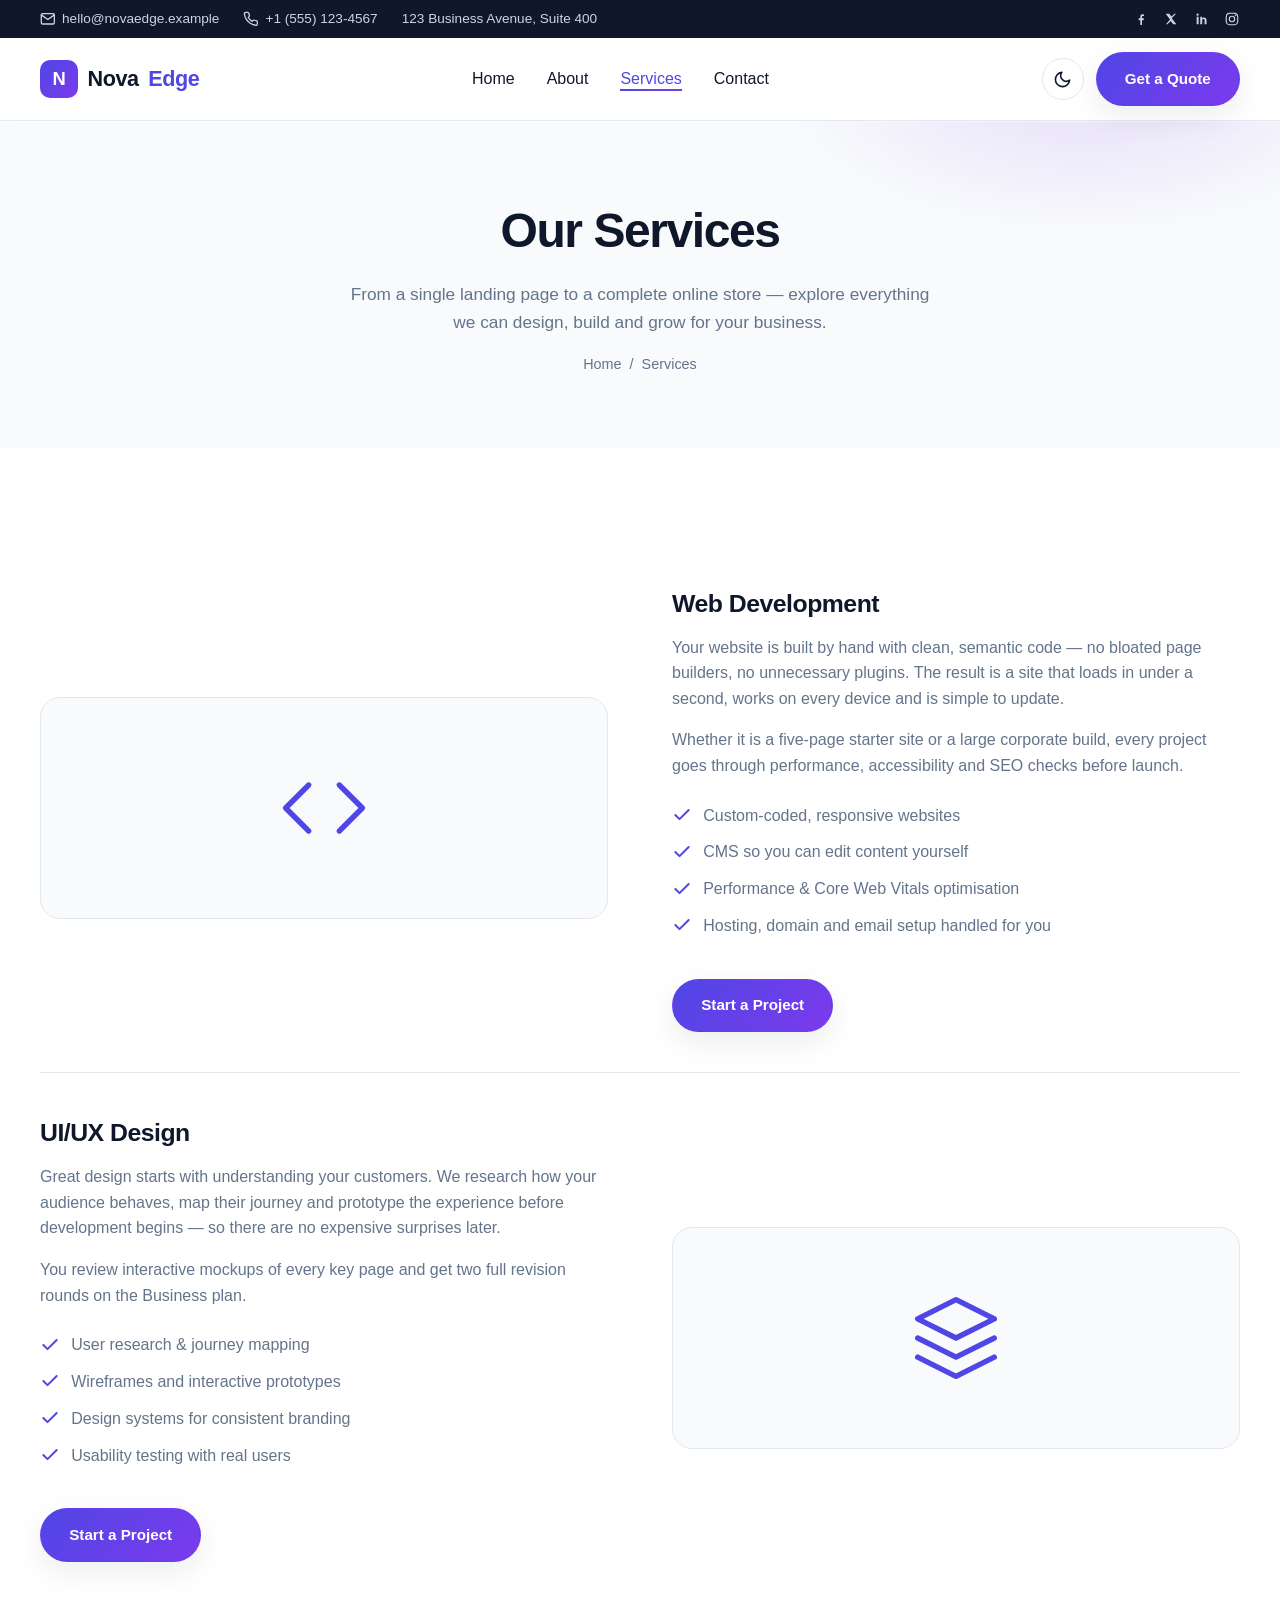
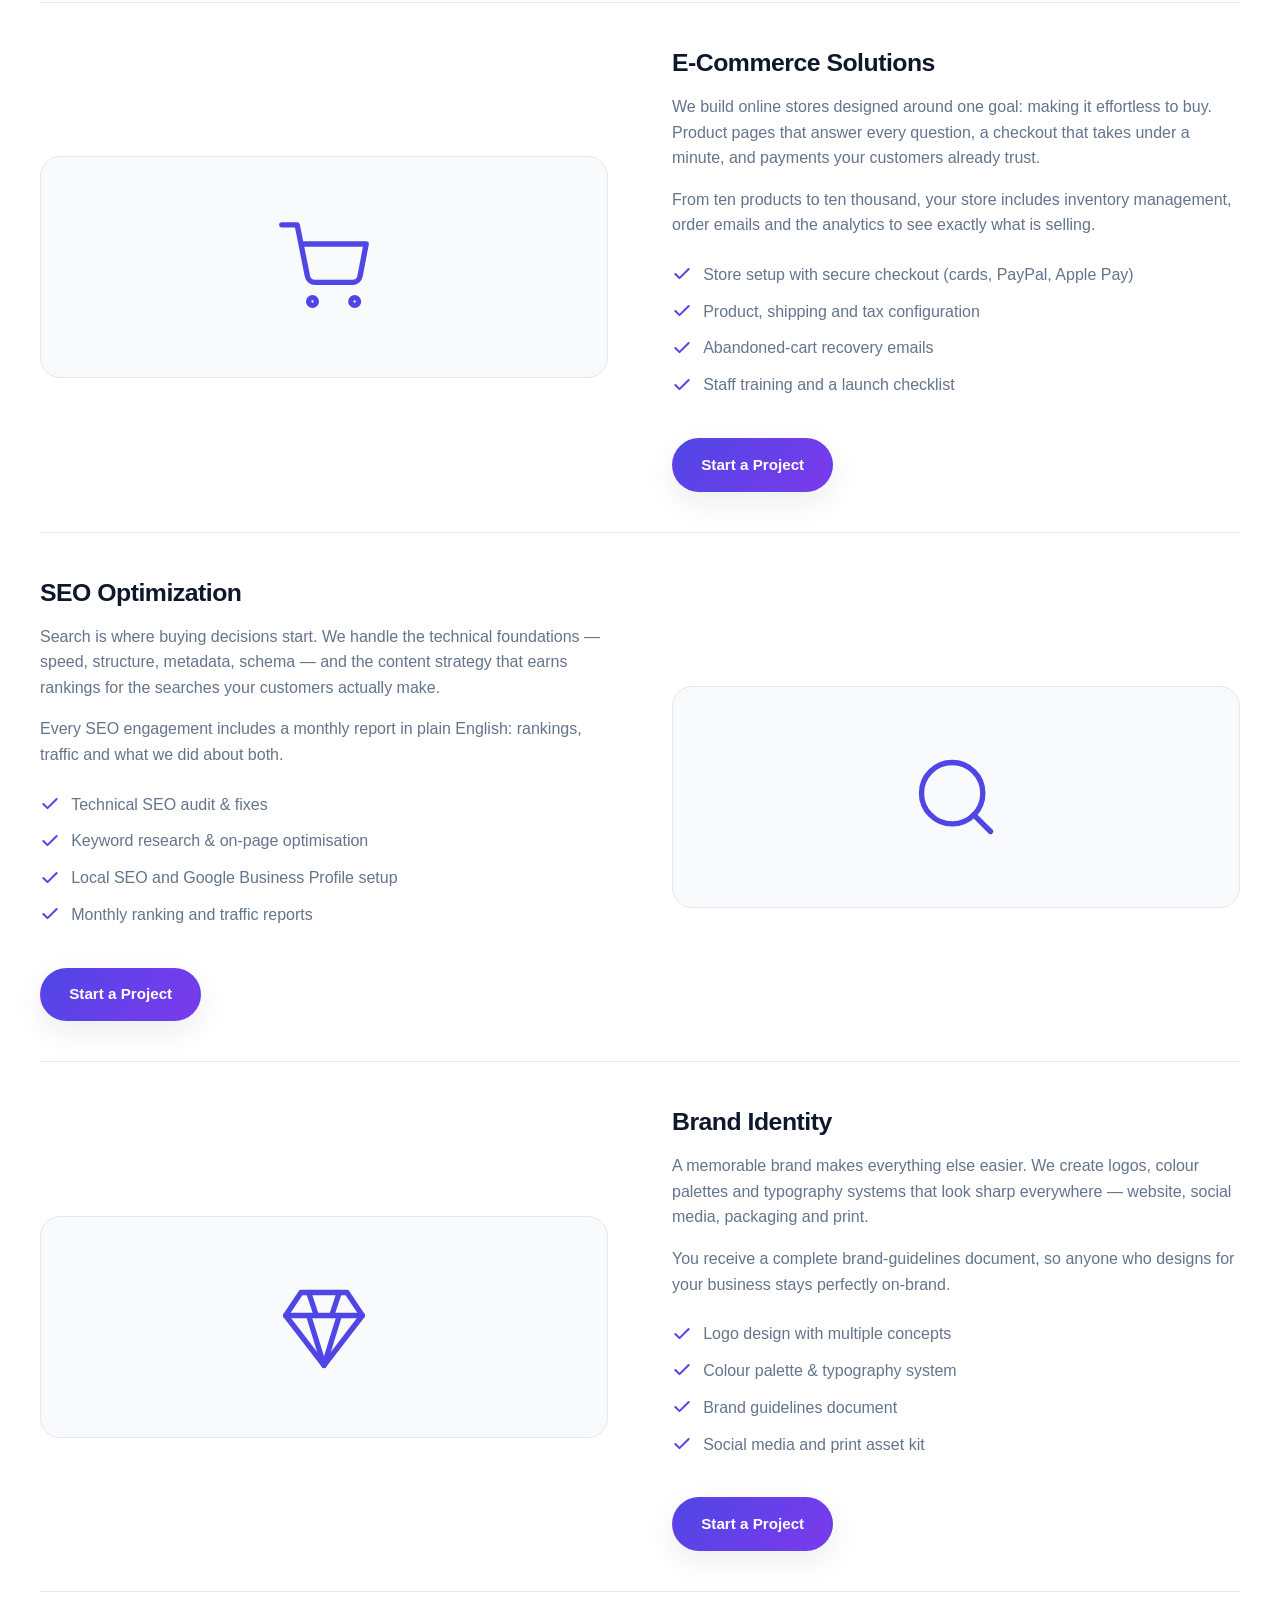
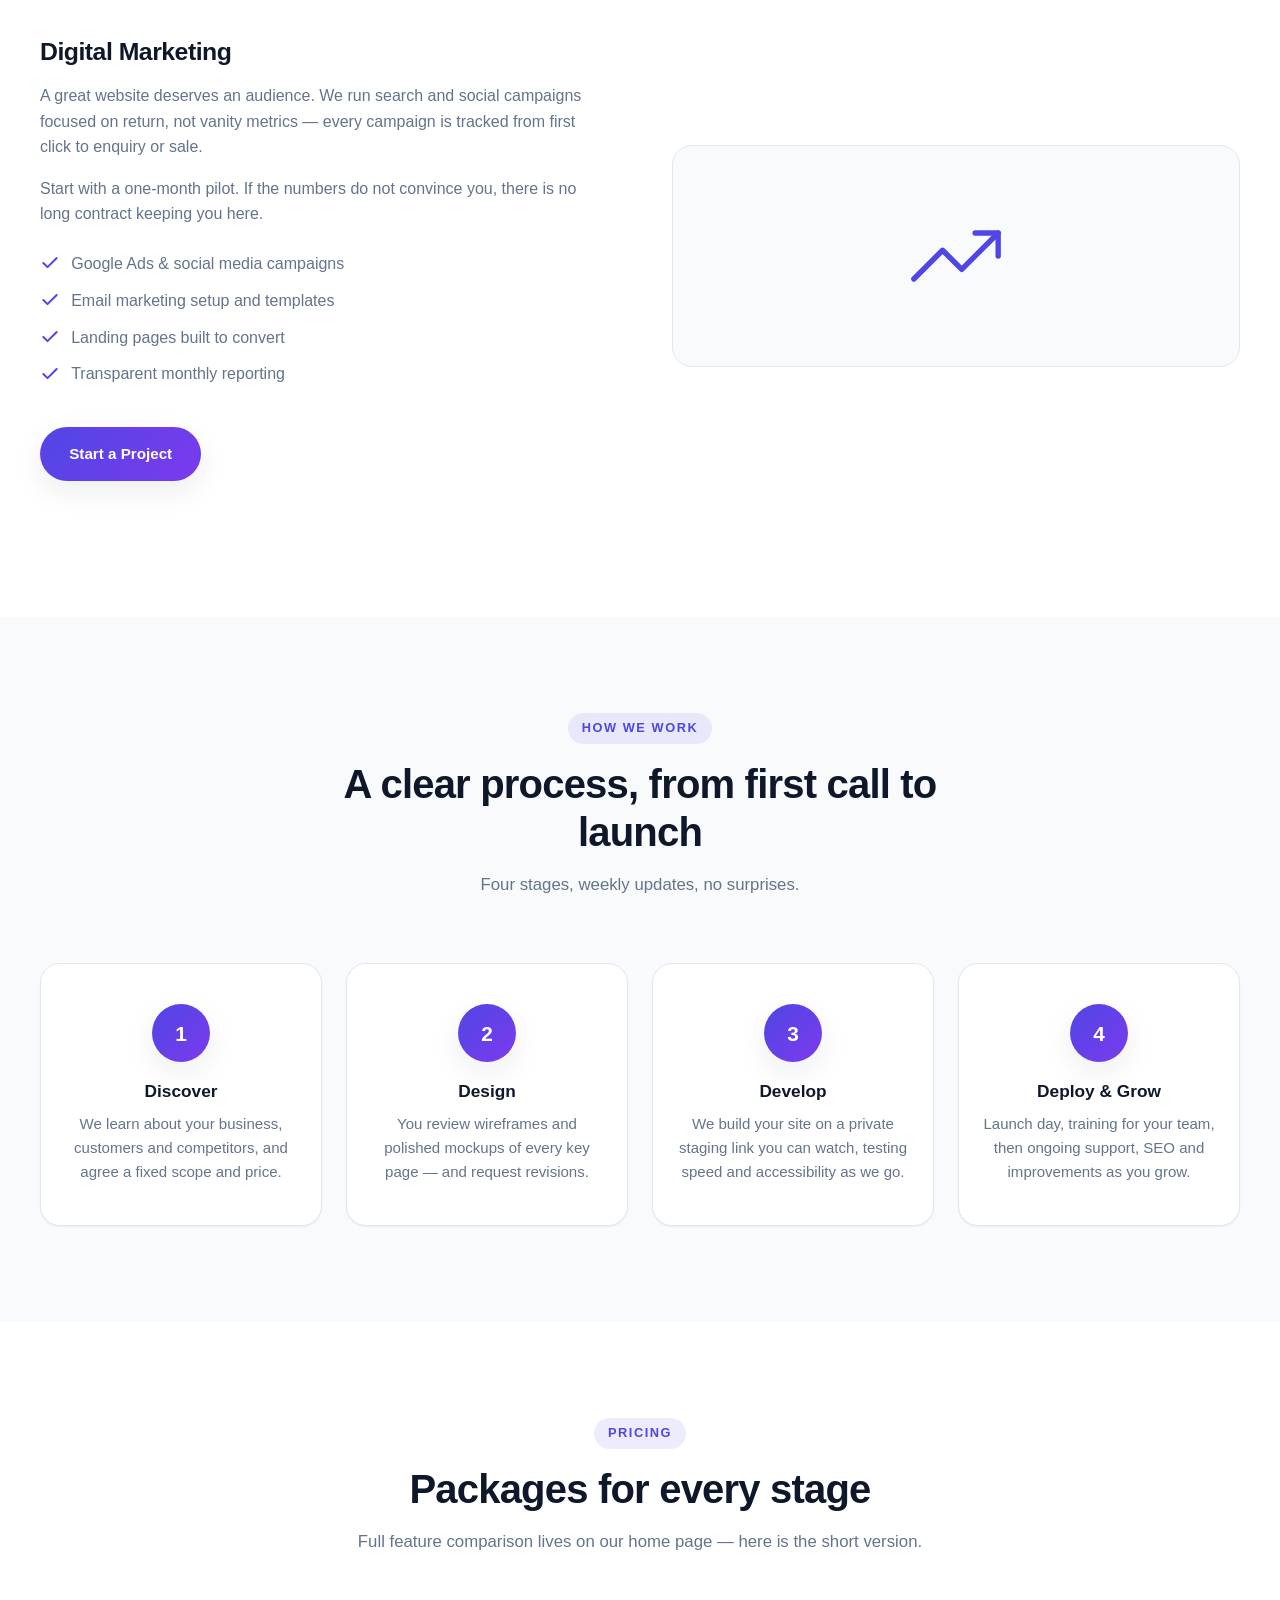
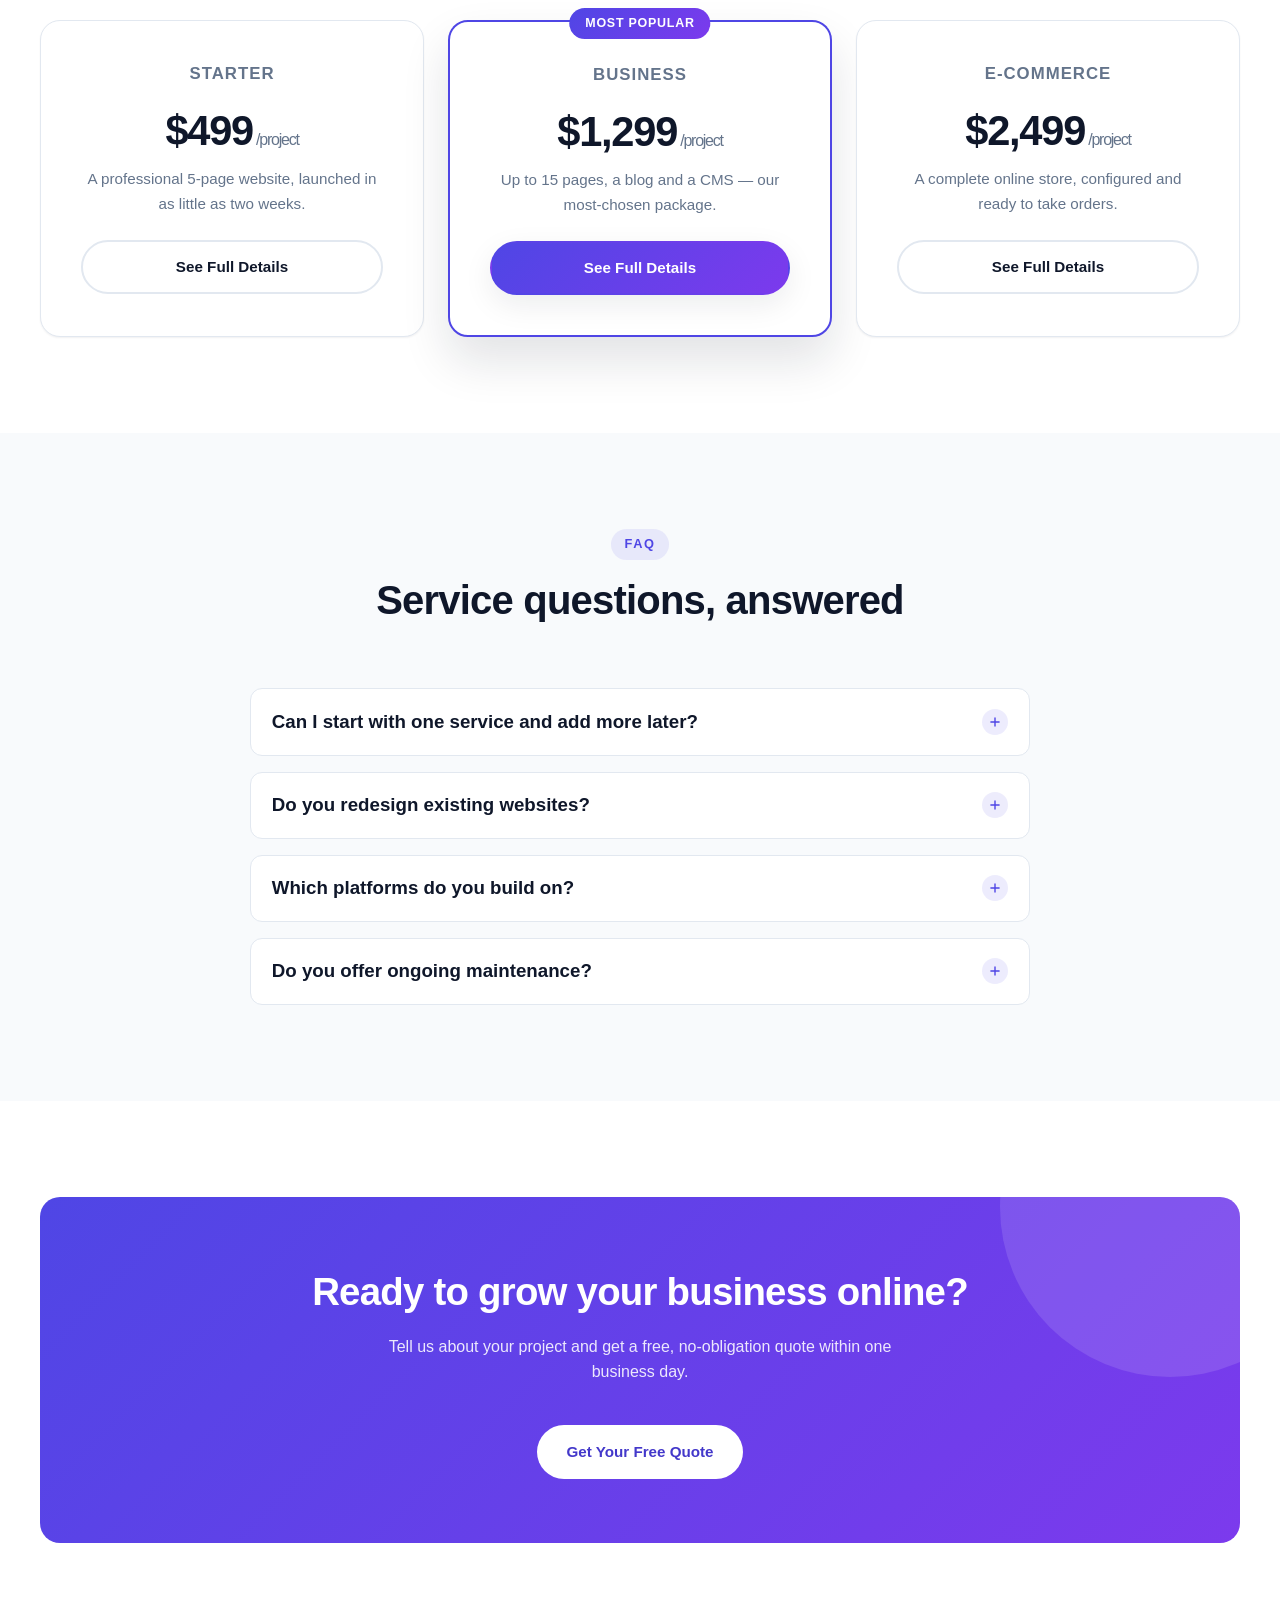
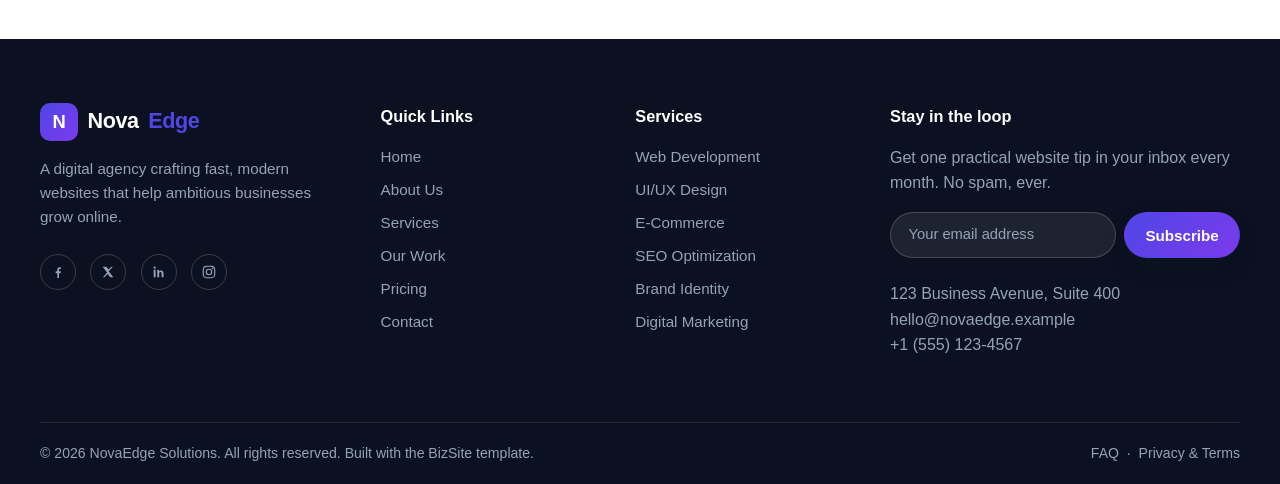
<file: services.html>
<!DOCTYPE html>
<html lang="en">
<head>
  <meta charset="UTF-8">
  <meta name="viewport" content="width=device-width, initial-scale=1.0">
  <title>Our Services — NovaEdge Solutions | BizSite</title>
  <meta name="description" content="Explore NovaEdge services: web development, UI/UX design, e-commerce, SEO, brand identity and digital marketing — with fixed pricing and a clear 4-step process.">
  <meta name="author" content="NovaEdge Solutions">
  <!-- Open Graph -->
  <meta property="og:type" content="website">
  <meta property="og:title" content="Our Services — NovaEdge Solutions">
  <meta property="og:description" content="Web development, design, e-commerce, SEO, branding and marketing services for growing businesses.">
  <meta property="og:image" content="assets/images/og-image.svg">
  <meta name="twitter:card" content="summary_large_image">
  <link rel="icon" type="image/svg+xml" href="assets/images/favicon.svg">
  <link rel="stylesheet" href="assets/css/style.css">
</head>
<body>
<a class="skip-link" href="#main">Skip to main content</a>

  <!-- ======================= Top bar ======================= -->
  <div class="topbar">
    <div class="container topbar__inner">
      <div class="topbar__contact">
        <a href="mailto:hello@novaedge.example">
          <svg class="icon" viewBox="0 0 24 24" fill="none" stroke="currentColor" stroke-width="2" stroke-linecap="round" stroke-linejoin="round" aria-hidden="true"><rect x="2" y="4" width="20" height="16" rx="2"/><polyline points="22,6 12,13 2,6"/></svg>
          hello@novaedge.example
        </a>
        <a href="tel:+15551234567">
          <svg class="icon" viewBox="0 0 24 24" fill="none" stroke="currentColor" stroke-width="2" stroke-linecap="round" stroke-linejoin="round" aria-hidden="true"><path d="M22 16.92v3a2 2 0 0 1-2.18 2 19.79 19.79 0 0 1-8.63-3.07 19.5 19.5 0 0 1-6-6A19.79 19.79 0 0 1 2.08 4.18 2 2 0 0 1 4.06 2h3a2 2 0 0 1 2 1.72c.13.96.36 1.9.7 2.81a2 2 0 0 1-.45 2.11L8.09 9.91a16 16 0 0 0 6 6l1.27-1.27a2 2 0 0 1 2.11-.45c.91.34 1.85.57 2.81.7A2 2 0 0 1 22 16.92z"/></svg>
          +1 (555) 123-4567
        </a>
        <span class="topbar__address">123 Business Avenue, Suite 400</span>
      </div>
      <div class="socials" aria-label="Social media links">
        <a href="https://facebook.com" target="_blank" rel="noopener" aria-label="Facebook"><svg viewBox="0 0 24 24" aria-hidden="true"><path d="M13.5 21v-7h2.4l.4-3h-2.8V9.1c0-.9.3-1.5 1.6-1.5h1.3V4.9c-.3 0-1.1-.1-2-.1-2 0-3.4 1.2-3.4 3.5V11H8.5v3H11v7h2.5z"/></svg></a>
        <a href="https://x.com" target="_blank" rel="noopener" aria-label="X (Twitter)"><svg viewBox="0 0 24 24" aria-hidden="true"><path d="M4 4l6.6 8.9L4.4 20h2.2l5-4.9 3.7 4.9H20l-6.9-9.3L19.4 4h-2.2l-4.5 4.4L9.3 4H4z"/></svg></a>
        <a href="https://linkedin.com" target="_blank" rel="noopener" aria-label="LinkedIn"><svg viewBox="0 0 24 24" aria-hidden="true"><path d="M6.9 8.6H4V20h2.9V8.6zM5.4 7.3a1.7 1.7 0 1 0 0-3.4 1.7 1.7 0 0 0 0 3.4zM9.4 20h2.9v-5.6c0-1.4.7-2.3 1.9-2.3 1.1 0 1.7.8 1.7 2.3V20h2.9v-6.1c0-2.9-1.5-4.3-3.7-4.3-1.7 0-2.5.9-3 1.6V8.6H9.4V20z"/></svg></a>
        <a href="https://instagram.com" target="_blank" rel="noopener" aria-label="Instagram"><svg viewBox="0 0 24 24" aria-hidden="true"><path d="M12 4.3c2.5 0 2.8 0 3.8.1 2.6.1 3.8 1.4 3.9 3.9 0 1 .1 1.3.1 3.8s0 2.8-.1 3.8c-.1 2.5-1.3 3.8-3.9 3.9-1 .1-1.3.1-3.8.1s-2.8 0-3.8-.1c-2.6-.1-3.8-1.4-3.9-3.9-.1-1-.1-1.3-.1-3.8s0-2.8.1-3.8C4.4 5.8 5.6 4.5 8.2 4.4c1-.1 1.3-.1 3.8-.1M12 2.5c-2.6 0-2.9 0-3.9.1-3.3.2-5.3 2.2-5.5 5.5C2.5 9.1 2.5 9.4 2.5 12s0 2.9.1 3.9c.2 3.3 2.2 5.3 5.5 5.5 1 .1 1.3.1 3.9.1s2.9 0 3.9-.1c3.3-.2 5.3-2.2 5.5-5.5.1-1 .1-1.3.1-3.9s0-2.9-.1-3.9c-.2-3.3-2.2-5.3-5.5-5.5-1-.1-1.3-.1-3.9-.1zm0 4.6a4.9 4.9 0 1 0 0 9.8 4.9 4.9 0 0 0 0-9.8zm0 8.1a3.2 3.2 0 1 1 0-6.4 3.2 3.2 0 0 1 0 6.4zm6.4-8.3a1.1 1.1 0 1 1-2.3 0 1.1 1.1 0 0 1 2.3 0z"/></svg></a>
      </div>
    </div>
  </div>

  <!-- ======================= Header / navigation ======================= -->
  <header class="site-header">
    <div class="container">
      <nav class="nav" aria-label="Main navigation">
        <a class="logo" href="index.html" aria-label="NovaEdge Solutions — home">
          <span class="logo__mark" aria-hidden="true">N</span>
          Nova<span class="logo__accent">Edge</span>
        </a>
        <ul class="nav__list" id="primary-menu">
          <li><a class="nav__link" href="index.html">Home</a></li>
          <li><a class="nav__link" href="about.html">About</a></li>
          <li><a class="nav__link nav__link--active" href="services.html" aria-current="page">Services</a></li>
          <li><a class="nav__link" href="contact.html">Contact</a></li>
        </ul>
        <div class="nav__actions">
          <button class="theme-toggle" type="button" aria-label="Switch to dark mode">
            <svg class="icon-moon" viewBox="0 0 24 24" aria-hidden="true"><path d="M21 12.79A9 9 0 1 1 11.21 3 7 7 0 0 0 21 12.79z"/></svg>
            <svg class="icon-sun" viewBox="0 0 24 24" aria-hidden="true"><circle cx="12" cy="12" r="4"/><line x1="12" y1="2" x2="12" y2="4"/><line x1="12" y1="20" x2="12" y2="22"/><line x1="4.93" y1="4.93" x2="6.34" y2="6.34"/><line x1="17.66" y1="17.66" x2="19.07" y2="19.07"/><line x1="2" y1="12" x2="4" y2="12"/><line x1="20" y1="12" x2="22" y2="12"/><line x1="4.93" y1="19.07" x2="6.34" y2="17.66"/><line x1="17.66" y1="6.34" x2="19.07" y2="4.93"/></svg>
          </button>
          <a class="btn btn--primary nav__cta" href="contact.html">Get a Quote</a>
          <button class="nav-toggle" type="button" aria-label="Toggle navigation menu" aria-expanded="false" aria-controls="primary-menu">
            <span></span><span></span><span></span>
          </button>
        </div>
      </nav>
    </div>
  </header>
  <main id="main">
    <!-- ======================= Page hero ======================= -->
    <section class="page-hero">
      <div class="container">
        <h1 class="page-hero__title">Our Services</h1>
        <p class="page-hero__text">From a single landing page to a complete online store — explore everything we can design, build and grow for your business.</p>
        <nav class="breadcrumb" aria-label="Breadcrumb">
          <a href="index.html">Home</a>
          <span aria-hidden="true">/</span>
          <span aria-current="page">Services</span>
        </nav>
      </div>
    </section>

    <!-- ======================= Detailed services ======================= -->
    <section class="section">
      <div class="container">
        <div class="service-block" id="web-development">
          <div class="service-block__media reveal" aria-hidden="true">
            <svg viewBox="0 0 24 24"><polyline points="16 18 22 12 16 6"/><polyline points="8 6 2 12 8 18"/></svg>
          </div>
          <div class="reveal">
            <h2 class="service-block__title">Web Development</h2>
          <p class="service-block__text">Your website is built by hand with clean, semantic code — no bloated page builders, no unnecessary plugins. The result is a site that loads in under a second, works on every device and is simple to update.</p>
          <p class="service-block__text">Whether it is a five-page starter site or a large corporate build, every project goes through performance, accessibility and SEO checks before launch.</p>
            <ul class="check-list">
              <li><svg viewBox="0 0 24 24" aria-hidden="true"><polyline points="20 6 9 17 4 12"/></svg> Custom-coded, responsive websites</li>
              <li><svg viewBox="0 0 24 24" aria-hidden="true"><polyline points="20 6 9 17 4 12"/></svg> CMS so you can edit content yourself</li>
              <li><svg viewBox="0 0 24 24" aria-hidden="true"><polyline points="20 6 9 17 4 12"/></svg> Performance &amp; Core Web Vitals optimisation</li>
              <li><svg viewBox="0 0 24 24" aria-hidden="true"><polyline points="20 6 9 17 4 12"/></svg> Hosting, domain and email setup handled for you</li>
            </ul>
            <p class="mt-lg"><a class="btn btn--primary" href="contact.html">Start a Project</a></p>
          </div>
        </div>
        <div class="service-block service-block--reverse" id="ui-ux-design">
          <div class="service-block__media reveal" aria-hidden="true">
            <svg viewBox="0 0 24 24"><polygon points="12 2 2 7 12 12 22 7 12 2"/><polyline points="2 17 12 22 22 17"/><polyline points="2 12 12 17 22 12"/></svg>
          </div>
          <div class="reveal">
            <h2 class="service-block__title">UI/UX Design</h2>
          <p class="service-block__text">Great design starts with understanding your customers. We research how your audience behaves, map their journey and prototype the experience before development begins — so there are no expensive surprises later.</p>
          <p class="service-block__text">You review interactive mockups of every key page and get two full revision rounds on the Business plan.</p>
            <ul class="check-list">
              <li><svg viewBox="0 0 24 24" aria-hidden="true"><polyline points="20 6 9 17 4 12"/></svg> User research &amp; journey mapping</li>
              <li><svg viewBox="0 0 24 24" aria-hidden="true"><polyline points="20 6 9 17 4 12"/></svg> Wireframes and interactive prototypes</li>
              <li><svg viewBox="0 0 24 24" aria-hidden="true"><polyline points="20 6 9 17 4 12"/></svg> Design systems for consistent branding</li>
              <li><svg viewBox="0 0 24 24" aria-hidden="true"><polyline points="20 6 9 17 4 12"/></svg> Usability testing with real users</li>
            </ul>
            <p class="mt-lg"><a class="btn btn--primary" href="contact.html">Start a Project</a></p>
          </div>
        </div>
        <div class="service-block" id="ecommerce">
          <div class="service-block__media reveal" aria-hidden="true">
            <svg viewBox="0 0 24 24"><circle cx="9" cy="21" r="1"/><circle cx="20" cy="21" r="1"/><path d="M1 1h4l2.68 13.39a2 2 0 0 0 2 1.61h9.72a2 2 0 0 0 2-1.61L23 6H6"/></svg>
          </div>
          <div class="reveal">
            <h2 class="service-block__title">E-Commerce Solutions</h2>
          <p class="service-block__text">We build online stores designed around one goal: making it effortless to buy. Product pages that answer every question, a checkout that takes under a minute, and payments your customers already trust.</p>
          <p class="service-block__text">From ten products to ten thousand, your store includes inventory management, order emails and the analytics to see exactly what is selling.</p>
            <ul class="check-list">
              <li><svg viewBox="0 0 24 24" aria-hidden="true"><polyline points="20 6 9 17 4 12"/></svg> Store setup with secure checkout (cards, PayPal, Apple Pay)</li>
              <li><svg viewBox="0 0 24 24" aria-hidden="true"><polyline points="20 6 9 17 4 12"/></svg> Product, shipping and tax configuration</li>
              <li><svg viewBox="0 0 24 24" aria-hidden="true"><polyline points="20 6 9 17 4 12"/></svg> Abandoned-cart recovery emails</li>
              <li><svg viewBox="0 0 24 24" aria-hidden="true"><polyline points="20 6 9 17 4 12"/></svg> Staff training and a launch checklist</li>
            </ul>
            <p class="mt-lg"><a class="btn btn--primary" href="contact.html">Start a Project</a></p>
          </div>
        </div>
        <div class="service-block service-block--reverse" id="seo">
          <div class="service-block__media reveal" aria-hidden="true">
            <svg viewBox="0 0 24 24"><circle cx="11" cy="11" r="8"/><line x1="21" y1="21" x2="16.65" y2="16.65"/></svg>
          </div>
          <div class="reveal">
            <h2 class="service-block__title">SEO Optimization</h2>
          <p class="service-block__text">Search is where buying decisions start. We handle the technical foundations — speed, structure, metadata, schema — and the content strategy that earns rankings for the searches your customers actually make.</p>
          <p class="service-block__text">Every SEO engagement includes a monthly report in plain English: rankings, traffic and what we did about both.</p>
            <ul class="check-list">
              <li><svg viewBox="0 0 24 24" aria-hidden="true"><polyline points="20 6 9 17 4 12"/></svg> Technical SEO audit &amp; fixes</li>
              <li><svg viewBox="0 0 24 24" aria-hidden="true"><polyline points="20 6 9 17 4 12"/></svg> Keyword research &amp; on-page optimisation</li>
              <li><svg viewBox="0 0 24 24" aria-hidden="true"><polyline points="20 6 9 17 4 12"/></svg> Local SEO and Google Business Profile setup</li>
              <li><svg viewBox="0 0 24 24" aria-hidden="true"><polyline points="20 6 9 17 4 12"/></svg> Monthly ranking and traffic reports</li>
            </ul>
            <p class="mt-lg"><a class="btn btn--primary" href="contact.html">Start a Project</a></p>
          </div>
        </div>
        <div class="service-block" id="branding">
          <div class="service-block__media reveal" aria-hidden="true">
            <svg viewBox="0 0 24 24"><polygon points="6 3 18 3 22 9 12 22 2 9"/><polyline points="2 9 22 9"/><line x1="12" y1="22" x2="8" y2="9"/><line x1="12" y1="22" x2="16" y2="9"/><line x1="8" y1="3" x2="10" y2="9"/><line x1="16" y1="3" x2="14" y2="9"/></svg>
          </div>
          <div class="reveal">
            <h2 class="service-block__title">Brand Identity</h2>
          <p class="service-block__text">A memorable brand makes everything else easier. We create logos, colour palettes and typography systems that look sharp everywhere — website, social media, packaging and print.</p>
          <p class="service-block__text">You receive a complete brand-guidelines document, so anyone who designs for your business stays perfectly on-brand.</p>
            <ul class="check-list">
              <li><svg viewBox="0 0 24 24" aria-hidden="true"><polyline points="20 6 9 17 4 12"/></svg> Logo design with multiple concepts</li>
              <li><svg viewBox="0 0 24 24" aria-hidden="true"><polyline points="20 6 9 17 4 12"/></svg> Colour palette &amp; typography system</li>
              <li><svg viewBox="0 0 24 24" aria-hidden="true"><polyline points="20 6 9 17 4 12"/></svg> Brand guidelines document</li>
              <li><svg viewBox="0 0 24 24" aria-hidden="true"><polyline points="20 6 9 17 4 12"/></svg> Social media and print asset kit</li>
            </ul>
            <p class="mt-lg"><a class="btn btn--primary" href="contact.html">Start a Project</a></p>
          </div>
        </div>
        <div class="service-block service-block--reverse" id="marketing">
          <div class="service-block__media reveal" aria-hidden="true">
            <svg viewBox="0 0 24 24"><polyline points="23 6 13.5 15.5 8.5 10.5 1 18"/><polyline points="17 6 23 6 23 12"/></svg>
          </div>
          <div class="reveal">
            <h2 class="service-block__title">Digital Marketing</h2>
          <p class="service-block__text">A great website deserves an audience. We run search and social campaigns focused on return, not vanity metrics — every campaign is tracked from first click to enquiry or sale.</p>
          <p class="service-block__text">Start with a one-month pilot. If the numbers do not convince you, there is no long contract keeping you here.</p>
            <ul class="check-list">
              <li><svg viewBox="0 0 24 24" aria-hidden="true"><polyline points="20 6 9 17 4 12"/></svg> Google Ads &amp; social media campaigns</li>
              <li><svg viewBox="0 0 24 24" aria-hidden="true"><polyline points="20 6 9 17 4 12"/></svg> Email marketing setup and templates</li>
              <li><svg viewBox="0 0 24 24" aria-hidden="true"><polyline points="20 6 9 17 4 12"/></svg> Landing pages built to convert</li>
              <li><svg viewBox="0 0 24 24" aria-hidden="true"><polyline points="20 6 9 17 4 12"/></svg> Transparent monthly reporting</li>
            </ul>
            <p class="mt-lg"><a class="btn btn--primary" href="contact.html">Start a Project</a></p>
          </div>
        </div>
      </div>
    </section>

    <!-- ======================= Process ======================= -->
    <section class="section section--alt">
      <div class="container">
        <div class="section-head reveal">
          <span class="eyebrow">How We Work</span>
          <h2 class="section-title">A clear process, from first call to launch</h2>
          <p class="section-subtitle">Four stages, weekly updates, no surprises.</p>
        </div>
        <div class="process">
          <article class="card step reveal">
            <p class="step__number" aria-hidden="true">1</p>
            <h3 class="step__title">Discover</h3>
            <p class="step__text">We learn about your business, customers and competitors, and agree a fixed scope and price.</p>
          </article>
          <article class="card step reveal">
            <p class="step__number" aria-hidden="true">2</p>
            <h3 class="step__title">Design</h3>
            <p class="step__text">You review wireframes and polished mockups of every key page — and request revisions.</p>
          </article>
          <article class="card step reveal">
            <p class="step__number" aria-hidden="true">3</p>
            <h3 class="step__title">Develop</h3>
            <p class="step__text">We build your site on a private staging link you can watch, testing speed and accessibility as we go.</p>
          </article>
          <article class="card step reveal">
            <p class="step__number" aria-hidden="true">4</p>
            <h3 class="step__title">Deploy &amp; Grow</h3>
            <p class="step__text">Launch day, training for your team, then ongoing support, SEO and improvements as you grow.</p>
          </article>
        </div>
      </div>
    </section>

    <!-- ======================= Pricing teaser ======================= -->
    <section class="section">
      <div class="container">
        <div class="section-head reveal">
          <span class="eyebrow">Pricing</span>
          <h2 class="section-title">Packages for every stage</h2>
          <p class="section-subtitle">Full feature comparison lives on our home page — here is the short version.</p>
        </div>
        <div class="grid grid--3">
          <article class="card pricing-card reveal">
            <h3 class="pricing-card__name">Starter</h3>
            <p class="pricing-card__price">$499<span class="per"> /project</span></p>
            <p class="pricing-card__desc">A professional 5-page website, launched in as little as two weeks.</p>
            <a class="btn btn--outline btn--block" href="index.html#pricing">See Full Details</a>
          </article>
          <article class="card pricing-card pricing-card--featured reveal">
            <span class="pricing-card__badge">Most Popular</span>
            <h3 class="pricing-card__name">Business</h3>
            <p class="pricing-card__price">$1,299<span class="per"> /project</span></p>
            <p class="pricing-card__desc">Up to 15 pages, a blog and a CMS — our most-chosen package.</p>
            <a class="btn btn--primary btn--block" href="index.html#pricing">See Full Details</a>
          </article>
          <article class="card pricing-card reveal">
            <h3 class="pricing-card__name">E-Commerce</h3>
            <p class="pricing-card__price">$2,499<span class="per"> /project</span></p>
            <p class="pricing-card__desc">A complete online store, configured and ready to take orders.</p>
            <a class="btn btn--outline btn--block" href="index.html#pricing">See Full Details</a>
          </article>
        </div>
      </div>
    </section>

    <!-- ======================= FAQ ======================= -->
    <section class="section section--alt" id="faq">
      <div class="container">
        <div class="section-head reveal">
          <span class="eyebrow">FAQ</span>
          <h2 class="section-title">Service questions, answered</h2>
        </div>
        <div class="faq reveal">
          <div class="faq__item">
            <h3>
              <button class="faq__question" type="button" aria-expanded="false" aria-controls="faq-as1" id="faq-qs1">
                Can I start with one service and add more later?
                <span class="faq__icon"><svg viewBox="0 0 24 24" aria-hidden="true"><line x1="12" y1="5" x2="12" y2="19"/><line x1="5" y1="12" x2="19" y2="12"/></svg></span>
              </button>
            </h3>
            <div class="faq__answer" id="faq-as1" role="region" aria-labelledby="faq-qs1">
              <p class="faq__answer-inner">Absolutely. Most clients start with a website and add SEO or marketing once they see results. Every service is scoped and priced separately, so you are never locked into a bundle you do not need.</p>
            </div>
          </div>
          <div class="faq__item">
            <h3>
              <button class="faq__question" type="button" aria-expanded="false" aria-controls="faq-as2" id="faq-qs2">
                Do you redesign existing websites?
                <span class="faq__icon"><svg viewBox="0 0 24 24" aria-hidden="true"><line x1="12" y1="5" x2="12" y2="19"/><line x1="5" y1="12" x2="19" y2="12"/></svg></span>
              </button>
            </h3>
            <div class="faq__answer" id="faq-as2" role="region" aria-labelledby="faq-qs2">
              <p class="faq__answer-inner">Yes — redesigns are about half of our work. We audit your current site first, keep everything that is working (including your search rankings) and rebuild the rest.</p>
            </div>
          </div>
          <div class="faq__item">
            <h3>
              <button class="faq__question" type="button" aria-expanded="false" aria-controls="faq-as3" id="faq-qs3">
                Which platforms do you build on?
                <span class="faq__icon"><svg viewBox="0 0 24 24" aria-hidden="true"><line x1="12" y1="5" x2="12" y2="19"/><line x1="5" y1="12" x2="19" y2="12"/></svg></span>
              </button>
            </h3>
            <div class="faq__answer" id="faq-as3" role="region" aria-labelledby="faq-qs3">
              <p class="faq__answer-inner">We build custom-coded sites, WordPress and Shopify stores, chosen based on what fits your business — we will explain the trade-offs honestly before you decide.</p>
            </div>
          </div>
          <div class="faq__item">
            <h3>
              <button class="faq__question" type="button" aria-expanded="false" aria-controls="faq-as4" id="faq-qs4">
                Do you offer ongoing maintenance?
                <span class="faq__icon"><svg viewBox="0 0 24 24" aria-hidden="true"><line x1="12" y1="5" x2="12" y2="19"/><line x1="5" y1="12" x2="19" y2="12"/></svg></span>
              </button>
            </h3>
            <div class="faq__answer" id="faq-as4" role="region" aria-labelledby="faq-qs4">
              <p class="faq__answer-inner">Yes. Care plans start from $49/month and cover updates, backups, security monitoring, uptime checks and a monthly allowance of small content changes.</p>
            </div>
          </div>
        </div>
      </div>
    </section>

    <!-- ======================= CTA banner ======================= -->
    <section class="section">
      <div class="container">
        <div class="cta-banner reveal">
          <h2 class="cta-banner__title">Ready to grow your business online?</h2>
          <p class="cta-banner__text">Tell us about your project and get a free, no-obligation quote within one business day.</p>
          <a class="btn btn--light" href="contact.html">Get Your Free Quote</a>
        </div>
      </div>
    </section>

  </main>

  <!-- ======================= Footer ======================= -->
  <footer class="site-footer">
    <div class="container">
      <div class="footer-grid">
        <div>
          <a class="logo" href="index.html" aria-label="NovaEdge Solutions — home">
            <span class="logo__mark" aria-hidden="true">N</span>
            Nova<span class="logo__accent">Edge</span>
          </a>
          <p class="footer-about">A digital agency crafting fast, modern websites that help ambitious businesses grow online.</p>
          <div class="socials" aria-label="Social media links">
            <a href="https://facebook.com" target="_blank" rel="noopener" aria-label="Facebook"><svg viewBox="0 0 24 24" aria-hidden="true"><path d="M13.5 21v-7h2.4l.4-3h-2.8V9.1c0-.9.3-1.5 1.6-1.5h1.3V4.9c-.3 0-1.1-.1-2-.1-2 0-3.4 1.2-3.4 3.5V11H8.5v3H11v7h2.5z"/></svg></a>
            <a href="https://x.com" target="_blank" rel="noopener" aria-label="X (Twitter)"><svg viewBox="0 0 24 24" aria-hidden="true"><path d="M4 4l6.6 8.9L4.4 20h2.2l5-4.9 3.7 4.9H20l-6.9-9.3L19.4 4h-2.2l-4.5 4.4L9.3 4H4z"/></svg></a>
            <a href="https://linkedin.com" target="_blank" rel="noopener" aria-label="LinkedIn"><svg viewBox="0 0 24 24" aria-hidden="true"><path d="M6.9 8.6H4V20h2.9V8.6zM5.4 7.3a1.7 1.7 0 1 0 0-3.4 1.7 1.7 0 0 0 0 3.4zM9.4 20h2.9v-5.6c0-1.4.7-2.3 1.9-2.3 1.1 0 1.7.8 1.7 2.3V20h2.9v-6.1c0-2.9-1.5-4.3-3.7-4.3-1.7 0-2.5.9-3 1.6V8.6H9.4V20z"/></svg></a>
            <a href="https://instagram.com" target="_blank" rel="noopener" aria-label="Instagram"><svg viewBox="0 0 24 24" aria-hidden="true"><path d="M12 4.3c2.5 0 2.8 0 3.8.1 2.6.1 3.8 1.4 3.9 3.9 0 1 .1 1.3.1 3.8s0 2.8-.1 3.8c-.1 2.5-1.3 3.8-3.9 3.9-1 .1-1.3.1-3.8.1s-2.8 0-3.8-.1c-2.6-.1-3.8-1.4-3.9-3.9-.1-1-.1-1.3-.1-3.8s0-2.8.1-3.8C4.4 5.8 5.6 4.5 8.2 4.4c1-.1 1.3-.1 3.8-.1M12 2.5c-2.6 0-2.9 0-3.9.1-3.3.2-5.3 2.2-5.5 5.5C2.5 9.1 2.5 9.4 2.5 12s0 2.9.1 3.9c.2 3.3 2.2 5.3 5.5 5.5 1 .1 1.3.1 3.9.1s2.9 0 3.9-.1c3.3-.2 5.3-2.2 5.5-5.5.1-1 .1-1.3.1-3.9s0-2.9-.1-3.9c-.2-3.3-2.2-5.3-5.5-5.5-1-.1-1.3-.1-3.9-.1zm0 4.6a4.9 4.9 0 1 0 0 9.8 4.9 4.9 0 0 0 0-9.8zm0 8.1a3.2 3.2 0 1 1 0-6.4 3.2 3.2 0 0 1 0 6.4zm6.4-8.3a1.1 1.1 0 1 1-2.3 0 1.1 1.1 0 0 1 2.3 0z"/></svg></a>
          </div>
        </div>
        <nav aria-label="Quick links">
          <h3 class="footer-title">Quick Links</h3>
          <ul class="footer-links">
            <li><a href="index.html">Home</a></li>
            <li><a href="about.html">About Us</a></li>
            <li><a href="services.html">Services</a></li>
            <li><a href="index.html#portfolio">Our Work</a></li>
            <li><a href="index.html#pricing">Pricing</a></li>
            <li><a href="contact.html">Contact</a></li>
          </ul>
        </nav>
        <nav aria-label="Our services">
          <h3 class="footer-title">Services</h3>
          <ul class="footer-links">
            <li><a href="services.html#web-development">Web Development</a></li>
            <li><a href="services.html#ui-ux-design">UI/UX Design</a></li>
            <li><a href="services.html#ecommerce">E-Commerce</a></li>
            <li><a href="services.html#seo">SEO Optimization</a></li>
            <li><a href="services.html#branding">Brand Identity</a></li>
            <li><a href="services.html#marketing">Digital Marketing</a></li>
          </ul>
        </nav>
        <div>
          <h3 class="footer-title">Stay in the loop</h3>
          <p>Get one practical website tip in your inbox every month. No spam, ever.</p>
          <form class="newsletter-form" novalidate>
            <label class="visually-hidden" for="newsletter-email-services">Your email address</label>
            <input type="email" id="newsletter-email-services" name="email" placeholder="Your email address" autocomplete="email" required>
            <button class="btn btn--primary" type="submit">Subscribe</button>
          </form>
          <p class="newsletter-msg" role="status" aria-live="polite"></p>
          <p>123 Business Avenue, Suite 400<br>hello@novaedge.example<br>+1 (555) 123-4567</p>
        </div>
      </div>
      <div class="footer-bottom">
        <p>&copy; <span id="year">2026</span> NovaEdge Solutions. All rights reserved. Built with the BizSite template.</p>
        <p><a href="index.html#faq">FAQ</a> &nbsp;·&nbsp; <a href="contact.html">Privacy &amp; Terms</a></p>
      </div>
    </div>
  </footer>

  <!-- Back to top -->
  <button class="back-to-top" type="button" aria-label="Back to top">
    <svg viewBox="0 0 24 24" aria-hidden="true"><line x1="12" y1="19" x2="12" y2="5"/><polyline points="5 12 12 5 19 12"/></svg>
  </button>

  <script src="assets/js/script.js"></script>
</body>
</html>
</file>
<file: assets/css/style.css>
/* ==========================================================================
   BizSite — Premium HTML/CSS Business Website Template
   --------------------------------------------------------------------------
   Table of contents
   01. CSS variables (light + dark theme)
   02. Reset & base
   03. Utilities (container, buttons, section headings, badges)
   04. Top bar & header / navigation
   05. Hero
   06. Logos strip
   07. Cards: services, features, portfolio, blog
   08. Split / about sections
   09. Stats & counters
   10. Pricing
   11. Testimonials slider
   12. FAQ accordion
   13. CTA banner
   14. Page hero (inner pages)
   15. Team, values, process
   16. Contact (info cards, form, map placeholder)
   17. Footer & newsletter
   18. Back-to-top & scroll reveal
   19. Responsive breakpoints
   20. Reduced motion
   ========================================================================== */

/* --------------------------------------------------------------------------
   01. CSS variables
   -------------------------------------------------------------------------- */
:root {
  /* Brand palette */
  --color-primary: #4f46e5;
  --color-primary-dark: #4338ca;
  --color-accent: #7c3aed;
  --gradient: linear-gradient(135deg, #4f46e5 0%, #7c3aed 100%);

  /* Surfaces & text (light theme) */
  --color-bg: #ffffff;
  --color-bg-alt: #f8fafc;
  --color-surface: #ffffff;
  --color-border: #e2e8f0;
  --color-text: #0f172a;
  --color-text-muted: #64748b;
  --color-header-bg: rgba(255, 255, 255, 0.92);
  --color-topbar-bg: #0f172a;
  --color-topbar-text: #cbd5e1;
  --color-footer-bg: #0b1120;
  --color-footer-text: #94a3b8;
  --color-input-bg: #ffffff;
  --shadow-sm: 0 1px 2px rgba(15, 23, 42, 0.06);
  --shadow-md: 0 10px 30px rgba(15, 23, 42, 0.08);
  --shadow-lg: 0 24px 48px rgba(15, 23, 42, 0.12);

  /* Typography */
  --font-sans: -apple-system, BlinkMacSystemFont, "Segoe UI", Roboto,
    "Helvetica Neue", Arial, sans-serif;
  --font-size-base: 1rem;
  --line-height: 1.6;

  /* Spacing & shape */
  --space-xs: 0.5rem;
  --space-sm: 1rem;
  --space-md: 1.5rem;
  --space-lg: 2.5rem;
  --space-xl: 4rem;
  --space-section: 6rem;
  --radius: 0.75rem;
  --radius-lg: 1.25rem;
  --container: 1200px;
  --transition: 0.25s ease;
}

/* Dark theme — toggled by adding data-theme="dark" to <html> */
[data-theme="dark"] {
  --color-bg: #0f172a;
  --color-bg-alt: #111c33;
  --color-surface: #1e293b;
  --color-border: #334155;
  --color-text: #f1f5f9;
  --color-text-muted: #94a3b8;
  --color-header-bg: rgba(15, 23, 42, 0.92);
  --color-topbar-bg: #020617;
  --color-input-bg: #1e293b;
  --shadow-md: 0 10px 30px rgba(0, 0, 0, 0.35);
  --shadow-lg: 0 24px 48px rgba(0, 0, 0, 0.45);
}

/* --------------------------------------------------------------------------
   02. Reset & base
   -------------------------------------------------------------------------- */
*,
*::before,
*::after {
  box-sizing: border-box;
  margin: 0;
  padding: 0;
}

html {
  scroll-behavior: smooth;
}

body {
  font-family: var(--font-sans);
  font-size: var(--font-size-base);
  line-height: var(--line-height);
  color: var(--color-text);
  background-color: var(--color-bg);
  transition: background-color var(--transition), color var(--transition);
}

img,
svg {
  max-width: 100%;
  display: block;
}

a {
  color: var(--color-primary);
  text-decoration: none;
  transition: color var(--transition);
}

a:hover {
  color: var(--color-primary-dark);
}

ul {
  list-style: none;
}

:focus-visible {
  outline: 3px solid var(--color-primary);
  outline-offset: 2px;
  border-radius: 4px;
}

/* Skip link for keyboard users */
.skip-link {
  position: absolute;
  left: -9999px;
  top: 0;
  background: var(--color-primary);
  color: #fff;
  padding: 0.6rem 1rem;
  z-index: 200;
  border-radius: 0 0 var(--radius) 0;
}

.skip-link:focus {
  left: 0;
  color: #fff;
}

/* --------------------------------------------------------------------------
   03. Utilities
   -------------------------------------------------------------------------- */
.container {
  width: min(var(--container), 100% - 2.5rem);
  margin-inline: auto;
}

/* Visually hidden but available to screen readers */
.visually-hidden {
  position: absolute;
  width: 1px;
  height: 1px;
  margin: -1px;
  padding: 0;
  overflow: hidden;
  clip: rect(0 0 0 0);
  white-space: nowrap;
  border: 0;
}

/* Spacing helper */
.mt-lg {
  margin-top: var(--space-lg);
}

.section {
  padding-block: var(--space-section);
}

.section--alt {
  background-color: var(--color-bg-alt);
}

.section-head {
  max-width: 640px;
  margin: 0 auto var(--space-xl);
  text-align: center;
}

.section-head--left {
  margin-inline: 0;
  text-align: left;
}

.eyebrow {
  display: inline-block;
  font-size: 0.8rem;
  font-weight: 700;
  letter-spacing: 0.12em;
  text-transform: uppercase;
  color: var(--color-primary);
  background: rgba(79, 70, 229, 0.1);
  padding: 0.35rem 0.85rem;
  border-radius: 999px;
  margin-bottom: var(--space-sm);
}

.section-title {
  font-size: clamp(1.8rem, 4vw, 2.5rem);
  line-height: 1.2;
  letter-spacing: -0.02em;
  margin-bottom: var(--space-sm);
}

.section-subtitle {
  color: var(--color-text-muted);
  font-size: 1.05rem;
}

/* Buttons */
.btn {
  display: inline-flex;
  align-items: center;
  justify-content: center;
  gap: 0.5rem;
  font-weight: 600;
  font-size: 0.95rem;
  padding: 0.8rem 1.7rem;
  border-radius: 999px;
  border: 2px solid transparent;
  cursor: pointer;
  transition: transform var(--transition), box-shadow var(--transition),
    background-color var(--transition), color var(--transition);
  white-space: nowrap;
}

.btn:hover {
  transform: translateY(-2px);
}

.btn--primary {
  background: var(--gradient);
  color: #fff;
  box-shadow: var(--shadow-md);
}

.btn--primary:hover {
  color: #fff;
  box-shadow: var(--shadow-lg);
}

.btn--outline {
  background: transparent;
  color: var(--color-text);
  border-color: var(--color-border);
}

.btn--outline:hover {
  color: var(--color-primary);
  border-color: var(--color-primary);
}

.btn--light {
  background: #fff;
  color: var(--color-primary-dark);
}

.btn--light:hover {
  color: var(--color-primary-dark);
}

.btn--block {
  width: 100%;
}

/* Small inline SVG icon helper */
.icon {
  width: 1.15em;
  height: 1.15em;
  flex: none;
}

/* --------------------------------------------------------------------------
   04. Top bar & header / navigation
   -------------------------------------------------------------------------- */
.topbar {
  background: var(--color-topbar-bg);
  color: var(--color-topbar-text);
  font-size: 0.85rem;
  padding-block: 0.5rem;
}

.topbar__inner {
  display: flex;
  justify-content: space-between;
  align-items: center;
  gap: var(--space-sm);
  flex-wrap: wrap;
}

.topbar__contact {
  display: flex;
  gap: var(--space-md);
  flex-wrap: wrap;
}

.topbar a {
  color: var(--color-topbar-text);
  display: inline-flex;
  align-items: center;
  gap: 0.4rem;
}

.topbar a:hover {
  color: #fff;
}

.socials {
  display: flex;
  gap: 0.9rem;
  align-items: center;
}

.socials a {
  display: inline-flex;
}

.socials svg {
  width: 16px;
  height: 16px;
  fill: currentColor;
}

.site-header {
  position: sticky;
  top: 0;
  z-index: 100;
  background: var(--color-header-bg);
  backdrop-filter: blur(10px);
  border-bottom: 1px solid var(--color-border);
}

.nav {
  display: flex;
  align-items: center;
  justify-content: space-between;
  gap: var(--space-md);
  padding-block: 0.9rem;
}

.logo {
  display: inline-flex;
  align-items: center;
  gap: 0.6rem;
  font-size: 1.35rem;
  font-weight: 800;
  letter-spacing: -0.02em;
  color: var(--color-text);
}

.logo:hover {
  color: var(--color-text);
}

.logo__mark {
  width: 38px;
  height: 38px;
  border-radius: 10px;
  background: var(--gradient);
  color: #fff;
  display: grid;
  place-items: center;
  font-size: 1.15rem;
  font-weight: 800;
}

.logo__accent {
  color: var(--color-primary);
}

.nav__list {
  display: flex;
  align-items: center;
  gap: 2rem;
}

.nav__link {
  color: var(--color-text);
  font-weight: 500;
  position: relative;
  padding-block: 0.25rem;
}

.nav__link::after {
  content: "";
  position: absolute;
  left: 0;
  bottom: 0;
  width: 0;
  height: 2px;
  background: var(--gradient);
  transition: width var(--transition);
}

.nav__link:hover,
.nav__link--active {
  color: var(--color-primary);
}

.nav__link:hover::after,
.nav__link--active::after {
  width: 100%;
}

.nav__actions {
  display: flex;
  align-items: center;
  gap: 0.75rem;
}

/* Dark / light toggle */
.theme-toggle {
  width: 42px;
  height: 42px;
  border-radius: 50%;
  border: 1px solid var(--color-border);
  background: var(--color-surface);
  color: var(--color-text);
  cursor: pointer;
  display: grid;
  place-items: center;
  transition: border-color var(--transition), transform var(--transition);
}

.theme-toggle:hover {
  border-color: var(--color-primary);
  transform: translateY(-1px);
}

.theme-toggle svg {
  width: 19px;
  height: 19px;
  fill: none;
  stroke: currentColor;
  stroke-width: 2;
  stroke-linecap: round;
  stroke-linejoin: round;
}

.theme-toggle .icon-sun {
  display: none;
}

[data-theme="dark"] .theme-toggle .icon-sun {
  display: block;
}

[data-theme="dark"] .theme-toggle .icon-moon {
  display: none;
}

/* Hamburger button (mobile) */
.nav-toggle {
  display: none;
  width: 42px;
  height: 42px;
  border-radius: var(--radius);
  border: 1px solid var(--color-border);
  background: var(--color-surface);
  cursor: pointer;
  flex-direction: column;
  align-items: center;
  justify-content: center;
  gap: 5px;
}

.nav-toggle span {
  display: block;
  width: 20px;
  height: 2px;
  background: var(--color-text);
  border-radius: 2px;
  transition: transform var(--transition), opacity var(--transition);
}

.nav-toggle[aria-expanded="true"] span:nth-child(1) {
  transform: translateY(7px) rotate(45deg);
}

.nav-toggle[aria-expanded="true"] span:nth-child(2) {
  opacity: 0;
}

.nav-toggle[aria-expanded="true"] span:nth-child(3) {
  transform: translateY(-7px) rotate(-45deg);
}

/* --------------------------------------------------------------------------
   05. Hero
   -------------------------------------------------------------------------- */
.hero {
  padding-block: clamp(3.5rem, 8vw, 6.5rem);
  background:
    radial-gradient(600px 300px at 85% -5%, rgba(124, 58, 237, 0.14), transparent 60%),
    radial-gradient(500px 260px at -10% 10%, rgba(79, 70, 229, 0.12), transparent 60%),
    var(--color-bg);
  overflow: hidden;
}

.hero__grid {
  display: grid;
  grid-template-columns: 1.05fr 0.95fr;
  gap: var(--space-xl);
  align-items: center;
}

.hero__title {
  font-size: clamp(2.2rem, 5.5vw, 3.6rem);
  line-height: 1.1;
  letter-spacing: -0.03em;
  margin-bottom: var(--space-md);
}

.hero__title .highlight {
  background: var(--gradient);
  -webkit-background-clip: text;
  background-clip: text;
  color: transparent;
}

.hero__text {
  color: var(--color-text-muted);
  font-size: 1.13rem;
  max-width: 34rem;
  margin-bottom: var(--space-lg);
}

.hero__cta {
  display: flex;
  gap: var(--space-sm);
  flex-wrap: wrap;
  margin-bottom: var(--space-xl);
}

.hero__media img {
  width: 100%;
  height: auto;
  filter: drop-shadow(0 24px 40px rgba(79, 70, 229, 0.18));
}

/* Stats row */
.stats {
  display: grid;
  grid-template-columns: repeat(4, 1fr);
  gap: var(--space-md);
}

.stats--hero {
  max-width: 560px;
}

.stat {
  text-align: left;
}

.stat__number {
  font-size: clamp(1.6rem, 3vw, 2.1rem);
  font-weight: 800;
  letter-spacing: -0.02em;
  color: var(--color-text);
}

.stat__number .suffix {
  color: var(--color-primary);
}

.stat__label {
  color: var(--color-text-muted);
  font-size: 0.9rem;
}

/* --------------------------------------------------------------------------
   06. Logos strip
   -------------------------------------------------------------------------- */
.logos {
  padding-block: var(--space-lg);
  border-block: 1px solid var(--color-border);
}

.logos__label {
  text-align: center;
  color: var(--color-text-muted);
  font-size: 0.85rem;
  font-weight: 600;
  letter-spacing: 0.1em;
  text-transform: uppercase;
  margin-bottom: var(--space-md);
}

.logos__row {
  display: flex;
  justify-content: center;
  align-items: center;
  flex-wrap: wrap;
  gap: 1.5rem 3rem;
}

.logos__item {
  font-size: 1.25rem;
  font-weight: 800;
  letter-spacing: -0.01em;
  color: var(--color-text-muted);
  opacity: 0.65;
  transition: opacity var(--transition);
}

.logos__item:hover {
  opacity: 1;
}

/* --------------------------------------------------------------------------
   07. Cards: services, features, portfolio, blog
   -------------------------------------------------------------------------- */
.grid {
  display: grid;
  gap: var(--space-md);
}

.grid--3 {
  grid-template-columns: repeat(3, 1fr);
}

.grid--2 {
  grid-template-columns: repeat(2, 1fr);
}

.grid--4 {
  grid-template-columns: repeat(4, 1fr);
}

.card {
  background: var(--color-surface);
  border: 1px solid var(--color-border);
  border-radius: var(--radius-lg);
  padding: var(--space-lg);
  box-shadow: var(--shadow-sm);
  transition: transform var(--transition), box-shadow var(--transition),
    border-color var(--transition);
}

.card:hover {
  transform: translateY(-6px);
  box-shadow: var(--shadow-lg);
  border-color: transparent;
}

.card__icon {
  width: 56px;
  height: 56px;
  border-radius: 16px;
  background: rgba(79, 70, 229, 0.1);
  color: var(--color-primary);
  display: grid;
  place-items: center;
  margin-bottom: var(--space-md);
}

.card__icon svg {
  width: 26px;
  height: 26px;
  fill: none;
  stroke: currentColor;
  stroke-width: 1.8;
  stroke-linecap: round;
  stroke-linejoin: round;
}

.card__title {
  font-size: 1.2rem;
  margin-bottom: 0.6rem;
  letter-spacing: -0.01em;
}

.card__text {
  color: var(--color-text-muted);
  margin-bottom: var(--space-sm);
}

.card__link {
  font-weight: 600;
  display: inline-flex;
  align-items: center;
  gap: 0.35rem;
}

.card__link:hover {
  gap: 0.6rem;
}

/* Portfolio cards */
.portfolio-card {
  border-radius: var(--radius-lg);
  overflow: hidden;
  border: 1px solid var(--color-border);
  background: var(--color-surface);
  transition: transform var(--transition), box-shadow var(--transition);
}

.portfolio-card:hover {
  transform: translateY(-6px);
  box-shadow: var(--shadow-lg);
}

.portfolio-card__media img {
  width: 100%;
  height: 220px;
  object-fit: cover;
}

.portfolio-card__body {
  padding: var(--space-md);
}

.portfolio-card__category {
  font-size: 0.78rem;
  font-weight: 700;
  letter-spacing: 0.08em;
  text-transform: uppercase;
  color: var(--color-primary);
}

.portfolio-card__title {
  font-size: 1.1rem;
  margin-top: 0.3rem;
}

.portfolio-card__text {
  color: var(--color-text-muted);
  font-size: 0.95rem;
  margin-top: 0.35rem;
}

/* Blog cards */
.blog-card {
  display: flex;
  flex-direction: column;
}

.blog-card__media img {
  width: 100%;
  height: 200px;
  object-fit: cover;
  border-radius: var(--radius-lg) var(--radius-lg) 0 0;
}

.blog-card__body {
  padding: var(--space-md);
  display: flex;
  flex-direction: column;
  gap: 0.5rem;
  flex: 1;
}

.blog-card__meta {
  font-size: 0.82rem;
  color: var(--color-text-muted);
  display: flex;
  gap: 1rem;
}

.blog-card__title {
  font-size: 1.12rem;
  line-height: 1.35;
}

.blog-card__title a {
  color: var(--color-text);
}

.blog-card__title a:hover {
  color: var(--color-primary);
}

.blog-card__text {
  color: var(--color-text-muted);
  font-size: 0.95rem;
  flex: 1;
}

article.card.blog-card {
  padding: 0;
  overflow: hidden;
}

/* --------------------------------------------------------------------------
   08. Split / about sections
   -------------------------------------------------------------------------- */
.split {
  display: grid;
  grid-template-columns: 1fr 1fr;
  gap: var(--space-xl);
  align-items: center;
}

.split__media img {
  width: 100%;
  height: auto;
  border-radius: var(--radius-lg);
}

.check-list {
  display: grid;
  gap: 0.7rem;
  margin-top: var(--space-md);
}

.check-list li {
  display: flex;
  gap: 0.7rem;
  align-items: flex-start;
  color: var(--color-text-muted);
}

.check-list svg {
  width: 20px;
  height: 20px;
  flex: none;
  margin-top: 0.15rem;
  fill: none;
  stroke: var(--color-primary);
  stroke-width: 2.4;
  stroke-linecap: round;
  stroke-linejoin: round;
}

/* --------------------------------------------------------------------------
   09. Stats band
   -------------------------------------------------------------------------- */
.stats-band {
  background: var(--gradient);
  border-radius: var(--radius-lg);
  padding: var(--space-xl);
  color: #fff;
}

.stats-band .stats {
  text-align: center;
}

.stats-band .stat {
  text-align: center;
}

.stats-band .stat__number {
  color: #fff;
}

.stats-band .stat__number .suffix {
  color: #e0e7ff;
}

.stats-band .stat__label {
  color: rgba(255, 255, 255, 0.85);
}

/* --------------------------------------------------------------------------
   10. Pricing
   -------------------------------------------------------------------------- */
.pricing-card {
  display: flex;
  flex-direction: column;
  position: relative;
}

.pricing-card--featured {
  border: 2px solid var(--color-primary);
  box-shadow: var(--shadow-lg);
}

.pricing-card__badge {
  position: absolute;
  top: -14px;
  left: 50%;
  transform: translateX(-50%);
  background: var(--gradient);
  color: #fff;
  font-size: 0.78rem;
  font-weight: 700;
  letter-spacing: 0.06em;
  text-transform: uppercase;
  padding: 0.35rem 1rem;
  border-radius: 999px;
  white-space: nowrap;
}

.pricing-card__name {
  font-size: 1.05rem;
  font-weight: 700;
  text-transform: uppercase;
  letter-spacing: 0.06em;
  color: var(--color-text-muted);
  text-align: center;
}

.pricing-card__price {
  text-align: center;
  font-size: 2.6rem;
  font-weight: 800;
  letter-spacing: -0.03em;
  margin-block: 0.6rem 0.2rem;
}

.pricing-card__price .per {
  font-size: 1rem;
  font-weight: 500;
  color: var(--color-text-muted);
}

.pricing-card__desc {
  text-align: center;
  color: var(--color-text-muted);
  font-size: 0.95rem;
  margin-bottom: var(--space-md);
}

.pricing-card .check-list {
  margin-bottom: var(--space-lg);
  flex: 1;
}

/* --------------------------------------------------------------------------
   11. Testimonials slider
   -------------------------------------------------------------------------- */
.slider {
  position: relative;
  max-width: 820px;
  margin-inline: auto;
  overflow: hidden;
}

.slider__track {
  display: flex;
  transition: transform 0.5s ease;
}

.slide {
  min-width: 100%;
  padding-inline: 0.5rem;
}

.testimonial {
  text-align: center;
  padding: var(--space-lg);
}

.testimonial__quote {
  font-size: clamp(1.1rem, 2.4vw, 1.35rem);
  line-height: 1.55;
  font-weight: 500;
  margin-bottom: var(--space-md);
}

.testimonial__stars {
  color: #f59e0b;
  letter-spacing: 0.3em;
  margin-bottom: var(--space-sm);
}

.testimonial__author {
  font-weight: 700;
}

.testimonial__role {
  color: var(--color-text-muted);
  font-size: 0.9rem;
}

.slider__controls {
  display: flex;
  justify-content: center;
  align-items: center;
  gap: var(--space-sm);
  margin-top: var(--space-md);
}

.slider__btn {
  width: 44px;
  height: 44px;
  border-radius: 50%;
  border: 1px solid var(--color-border);
  background: var(--color-surface);
  color: var(--color-text);
  cursor: pointer;
  display: grid;
  place-items: center;
  transition: border-color var(--transition), color var(--transition);
}

.slider__btn:hover {
  border-color: var(--color-primary);
  color: var(--color-primary);
}

.slider__btn svg {
  width: 18px;
  height: 18px;
  fill: none;
  stroke: currentColor;
  stroke-width: 2.2;
  stroke-linecap: round;
  stroke-linejoin: round;
}

.slider__dots {
  display: flex;
  gap: 0.5rem;
}

.slider__dot {
  width: 10px;
  height: 10px;
  border-radius: 50%;
  border: none;
  background: var(--color-border);
  cursor: pointer;
  padding: 0;
  transition: background-color var(--transition), transform var(--transition);
}

.slider__dot--active {
  background: var(--color-primary);
  transform: scale(1.25);
}

/* --------------------------------------------------------------------------
   12. FAQ accordion
   -------------------------------------------------------------------------- */
.faq {
  max-width: 780px;
  margin-inline: auto;
  display: grid;
  gap: var(--space-sm);
}

.faq__item {
  background: var(--color-surface);
  border: 1px solid var(--color-border);
  border-radius: var(--radius);
  overflow: hidden;
}

.faq__question {
  width: 100%;
  display: flex;
  justify-content: space-between;
  align-items: center;
  gap: var(--space-sm);
  text-align: left;
  background: none;
  border: none;
  cursor: pointer;
  font: inherit;
  font-weight: 600;
  color: var(--color-text);
  padding: 1.1rem 1.3rem;
}

.faq__icon {
  flex: none;
  width: 26px;
  height: 26px;
  border-radius: 50%;
  background: rgba(79, 70, 229, 0.1);
  color: var(--color-primary);
  display: grid;
  place-items: center;
  transition: transform var(--transition);
}

.faq__icon svg {
  width: 14px;
  height: 14px;
  fill: none;
  stroke: currentColor;
  stroke-width: 2.4;
  stroke-linecap: round;
  stroke-linejoin: round;
}

.faq__question[aria-expanded="true"] .faq__icon {
  transform: rotate(45deg);
}

.faq__answer {
  max-height: 0;
  overflow: hidden;
  transition: max-height 0.35s ease;
}

.faq__answer-inner {
  padding: 0 1.3rem 1.2rem;
  color: var(--color-text-muted);
}

/* --------------------------------------------------------------------------
   13. CTA banner
   -------------------------------------------------------------------------- */
.cta-banner {
  background: var(--gradient);
  border-radius: var(--radius-lg);
  padding: clamp(2.5rem, 6vw, 4rem);
  text-align: center;
  color: #fff;
  position: relative;
  overflow: hidden;
}

.cta-banner::before {
  content: "";
  position: absolute;
  width: 340px;
  height: 340px;
  border-radius: 50%;
  background: rgba(255, 255, 255, 0.12);
  top: -160px;
  right: -100px;
}

.cta-banner__title {
  font-size: clamp(1.7rem, 4vw, 2.4rem);
  letter-spacing: -0.02em;
  margin-bottom: 0.7rem;
  position: relative;
}

.cta-banner__text {
  color: rgba(255, 255, 255, 0.88);
  max-width: 560px;
  margin: 0 auto var(--space-lg);
  position: relative;
}

.cta-banner .btn {
  position: relative;
}

/* --------------------------------------------------------------------------
   14. Page hero (inner pages)
   -------------------------------------------------------------------------- */
.page-hero {
  padding-block: clamp(3rem, 7vw, 4.5rem);
  background:
    radial-gradient(500px 240px at 85% -10%, rgba(124, 58, 237, 0.14), transparent 60%),
    var(--color-bg-alt);
  text-align: center;
}

.page-hero__title {
  font-size: clamp(2rem, 5vw, 3rem);
  letter-spacing: -0.03em;
  margin-bottom: 0.7rem;
}

.page-hero__text {
  color: var(--color-text-muted);
  max-width: 600px;
  margin-inline: auto;
  font-size: 1.08rem;
}

.breadcrumb {
  display: flex;
  justify-content: center;
  gap: 0.5rem;
  font-size: 0.9rem;
  color: var(--color-text-muted);
  margin-top: var(--space-sm);
}

.breadcrumb a {
  color: var(--color-text-muted);
}

.breadcrumb a:hover {
  color: var(--color-primary);
}

/* --------------------------------------------------------------------------
   15. Team, values, process
   -------------------------------------------------------------------------- */
.team-card {
  text-align: center;
}

.team-card__photo {
  width: 120px;
  height: 120px;
  border-radius: 50%;
  object-fit: cover;
  margin: 0 auto var(--space-sm);
  border: 4px solid rgba(79, 70, 229, 0.15);
}

.team-card__name {
  font-size: 1.1rem;
}

.team-card__role {
  color: var(--color-primary);
  font-weight: 600;
  font-size: 0.9rem;
  margin-bottom: 0.5rem;
}

.team-card__bio {
  color: var(--color-text-muted);
  font-size: 0.93rem;
}

.team-card .socials {
  justify-content: center;
  margin-top: var(--space-sm);
  color: var(--color-text-muted);
}

/* Process steps */
.process {
  display: grid;
  grid-template-columns: repeat(4, 1fr);
  gap: var(--space-md);
  counter-reset: step;
}

.step {
  text-align: center;
  padding: var(--space-lg) var(--space-md);
  position: relative;
}

.step__number {
  width: 58px;
  height: 58px;
  margin: 0 auto var(--space-sm);
  border-radius: 50%;
  background: var(--gradient);
  color: #fff;
  font-size: 1.3rem;
  font-weight: 800;
  display: grid;
  place-items: center;
  box-shadow: var(--shadow-md);
}

.step__title {
  font-size: 1.08rem;
  margin-bottom: 0.4rem;
}

.step__text {
  color: var(--color-text-muted);
  font-size: 0.94rem;
}

/* Detailed service blocks (services page) */
.service-block {
  display: grid;
  grid-template-columns: 1fr 1fr;
  gap: var(--space-xl);
  align-items: center;
  padding-block: var(--space-lg);
}

.service-block + .service-block {
  border-top: 1px solid var(--color-border);
}

.service-block--reverse .service-block__media {
  order: 2;
}

.service-block__media {
  background: var(--color-bg-alt);
  border: 1px solid var(--color-border);
  border-radius: var(--radius-lg);
  padding: var(--space-xl);
  display: grid;
  place-items: center;
}

.service-block__media svg {
  width: 92px;
  height: 92px;
  fill: none;
  stroke: var(--color-primary);
  stroke-width: 1.4;
  stroke-linecap: round;
  stroke-linejoin: round;
}

.service-block__title {
  font-size: 1.55rem;
  letter-spacing: -0.02em;
  margin-bottom: 0.7rem;
}

.service-block__text {
  color: var(--color-text-muted);
  margin-bottom: var(--space-sm);
}

/* --------------------------------------------------------------------------
   16. Contact (info cards, form, map placeholder)
   -------------------------------------------------------------------------- */
.contact-grid {
  display: grid;
  grid-template-columns: 1fr 1.4fr;
  gap: var(--space-lg);
  align-items: start;
}

.info-card {
  display: flex;
  gap: var(--space-sm);
  align-items: flex-start;
}

.info-card .card__icon {
  margin-bottom: 0;
  flex: none;
  width: 48px;
  height: 48px;
  border-radius: 12px;
}

.info-card .card__icon svg {
  width: 22px;
  height: 22px;
}

.info-stack {
  display: grid;
  gap: var(--space-md);
}

.hours-table {
  width: 100%;
  border-collapse: collapse;
  font-size: 0.95rem;
}

.hours-table td {
  padding: 0.45rem 0;
  border-bottom: 1px solid var(--color-border);
  color: var(--color-text-muted);
}

.hours-table td:last-child {
  text-align: right;
  color: var(--color-text);
  font-weight: 600;
}

.hours-table tr:last-child td {
  border-bottom: none;
}

/* Forms */
.form {
  display: grid;
  gap: var(--space-sm);
}

.form__row {
  display: grid;
  grid-template-columns: 1fr 1fr;
  gap: var(--space-sm);
}

.form__group {
  display: grid;
  gap: 0.4rem;
}

.form label {
  font-weight: 600;
  font-size: 0.92rem;
}

.form__control {
  width: 100%;
  font: inherit;
  color: var(--color-text);
  background: var(--color-input-bg);
  border: 1px solid var(--color-border);
  border-radius: var(--radius);
  padding: 0.75rem 1rem;
  transition: border-color var(--transition), box-shadow var(--transition);
}

.form__control:focus {
  outline: none;
  border-color: var(--color-primary);
  box-shadow: 0 0 0 3px rgba(79, 70, 229, 0.18);
}

.form__control--invalid {
  border-color: #dc2626;
}

.form__error {
  color: #dc2626;
  font-size: 0.85rem;
  min-height: 1.1em;
}

.form__success {
  display: none;
  background: rgba(5, 150, 105, 0.12);
  border: 1px solid #059669;
  color: #047857;
  border-radius: var(--radius);
  padding: 0.9rem 1.1rem;
  font-weight: 500;
}

[data-theme="dark"] .form__success {
  color: #6ee7b7;
}

.form__success--visible {
  display: block;
}

/* Map placeholder (no external embed — replace with your own map if needed) */
.map-placeholder {
  border-radius: var(--radius-lg);
  border: 1px solid var(--color-border);
  background:
    repeating-linear-gradient(0deg, transparent, transparent 39px, var(--color-border) 40px),
    repeating-linear-gradient(90deg, transparent, transparent 39px, var(--color-border) 40px),
    var(--color-bg-alt);
  min-height: 320px;
  display: grid;
  place-items: center;
  text-align: center;
  padding: var(--space-lg);
}

.map-placeholder__pin {
  width: 54px;
  height: 54px;
  margin: 0 auto var(--space-sm);
  fill: var(--color-primary);
}

.map-placeholder__title {
  font-size: 1.15rem;
  margin-bottom: 0.3rem;
}

.map-placeholder__text {
  color: var(--color-text-muted);
  font-size: 0.95rem;
}

/* --------------------------------------------------------------------------
   17. Footer & newsletter
   -------------------------------------------------------------------------- */
.site-footer {
  background: var(--color-footer-bg);
  color: var(--color-footer-text);
  padding-top: var(--space-xl);
  margin-top: 0;
}

.footer-grid {
  display: grid;
  grid-template-columns: 1.4fr 1fr 1fr 1.3fr;
  gap: var(--space-lg);
  padding-bottom: var(--space-xl);
}

.site-footer .logo {
  color: #fff;
}

.site-footer .logo:hover {
  color: #fff;
}

.footer-about {
  margin-top: var(--space-sm);
  font-size: 0.95rem;
  max-width: 300px;
}

.site-footer .socials {
  margin-top: var(--space-md);
}

.site-footer .socials a {
  color: var(--color-footer-text);
  width: 36px;
  height: 36px;
  border-radius: 50%;
  border: 1px solid rgba(255, 255, 255, 0.18);
  display: grid;
  place-items: center;
  transition: background-color var(--transition), color var(--transition);
}

.site-footer .socials a:hover {
  background: var(--color-primary);
  color: #fff;
}

.footer-title {
  color: #fff;
  font-size: 1.02rem;
  margin-bottom: var(--space-sm);
}

.footer-links {
  display: grid;
  gap: 0.55rem;
  font-size: 0.95rem;
}

.footer-links a {
  color: var(--color-footer-text);
}

.footer-links a:hover {
  color: #fff;
  padding-left: 4px;
}

.newsletter-form {
  display: flex;
  gap: 0.5rem;
  margin-top: var(--space-sm);
}

.newsletter-form input {
  flex: 1;
  min-width: 0;
  font: inherit;
  font-size: 0.92rem;
  color: #f1f5f9;
  background: rgba(255, 255, 255, 0.08);
  border: 1px solid rgba(255, 255, 255, 0.18);
  border-radius: 999px;
  padding: 0.65rem 1.1rem;
}

.newsletter-form input::placeholder {
  color: #94a3b8;
}

.newsletter-form input:focus {
  outline: none;
  border-color: var(--color-primary);
}

.newsletter-form .btn {
  padding: 0.65rem 1.2rem;
}

.newsletter-msg {
  font-size: 0.85rem;
  min-height: 1.2em;
  margin-top: 0.4rem;
}

.newsletter-msg--error {
  color: #fca5a5;
}

.newsletter-msg--success {
  color: #6ee7b7;
}

.footer-bottom {
  border-top: 1px solid rgba(255, 255, 255, 0.1);
  padding-block: 1.2rem;
  display: flex;
  justify-content: space-between;
  gap: var(--space-sm);
  flex-wrap: wrap;
  font-size: 0.88rem;
}

.footer-bottom a {
  color: var(--color-footer-text);
}

.footer-bottom a:hover {
  color: #fff;
}

/* --------------------------------------------------------------------------
   18. Back-to-top & scroll reveal
   -------------------------------------------------------------------------- */
.back-to-top {
  position: fixed;
  right: 1.25rem;
  bottom: 1.25rem;
  z-index: 90;
  width: 46px;
  height: 46px;
  border-radius: 50%;
  border: none;
  background: var(--gradient);
  color: #fff;
  cursor: pointer;
  display: grid;
  place-items: center;
  box-shadow: var(--shadow-lg);
  opacity: 0;
  visibility: hidden;
  transform: translateY(10px);
  transition: opacity var(--transition), transform var(--transition),
    visibility var(--transition);
}

.back-to-top svg {
  width: 20px;
  height: 20px;
  fill: none;
  stroke: currentColor;
  stroke-width: 2.4;
  stroke-linecap: round;
  stroke-linejoin: round;
}

.back-to-top--visible {
  opacity: 1;
  visibility: visible;
  transform: translateY(0);
}

/* Elements start hidden only when JS is active (class added by script.js) */
.js .reveal {
  opacity: 0;
  transform: translateY(24px);
  transition: opacity 0.6s ease, transform 0.6s ease;
}

.js .reveal--visible {
  opacity: 1;
  transform: none;
}

/* --------------------------------------------------------------------------
   19. Responsive breakpoints
   -------------------------------------------------------------------------- */
@media (max-width: 992px) {
  .grid--3,
  .grid--4 {
    grid-template-columns: repeat(2, 1fr);
  }

  .process {
    grid-template-columns: repeat(2, 1fr);
  }

  .footer-grid {
    grid-template-columns: 1fr 1fr;
  }

  .hero__grid,
  .split {
    grid-template-columns: 1fr;
    gap: var(--space-lg);
  }

  .hero__media {
    max-width: 520px;
  }

  .contact-grid {
    grid-template-columns: 1fr;
  }

  .stats {
    grid-template-columns: repeat(2, 1fr);
    gap: var(--space-lg) var(--space-md);
  }
}

@media (max-width: 768px) {
  :root {
    --space-section: 3.5rem;
  }

  .topbar__contact span.topbar__address {
    display: none;
  }

  /* Mobile navigation: slide-down panel */
  .nav-toggle {
    display: inline-flex;
  }

  .nav__list {
    position: absolute;
    top: 100%;
    left: 0;
    right: 0;
    background: var(--color-surface);
    border-bottom: 1px solid var(--color-border);
    flex-direction: column;
    align-items: stretch;
    gap: 0;
    padding: 0.5rem 1.25rem 1.1rem;
    box-shadow: var(--shadow-md);
    display: none;
  }

  .nav__list--open {
    display: flex;
  }

  .nav__list li {
    border-bottom: 1px solid var(--color-border);
  }

  .nav__list li:last-child {
    border-bottom: none;
  }

  .nav__link {
    display: block;
    padding-block: 0.8rem;
  }

  .nav__link::after {
    display: none;
  }

  .nav {
    position: relative;
    flex-wrap: wrap;
  }

  .nav__cta {
    display: none;
  }

  .service-block,
  .service-block--reverse .service-block__media {
    grid-template-columns: 1fr;
    order: initial;
  }

  .service-block {
    grid-template-columns: 1fr;
  }
}

@media (max-width: 576px) {
  .grid--3,
  .grid--2,
  .grid--4,
  .process {
    grid-template-columns: 1fr;
  }

  .footer-grid {
    grid-template-columns: 1fr;
  }

  .form__row {
    grid-template-columns: 1fr;
  }

  .hero__cta .btn {
    flex: 1;
  }

  .stats-band {
    padding: var(--space-lg);
  }

  .topbar__inner {
    justify-content: center;
  }

  .footer-bottom {
    justify-content: center;
    text-align: center;
  }
}

/* --------------------------------------------------------------------------
   20. Reduced motion
   -------------------------------------------------------------------------- */
@media (prefers-reduced-motion: reduce) {
  html {
    scroll-behavior: auto;
  }

  *,
  *::before,
  *::after {
    animation-duration: 0.01ms !important;
    transition-duration: 0.01ms !important;
  }

  .js .reveal {
    opacity: 1;
    transform: none;
  }
}
</file>
